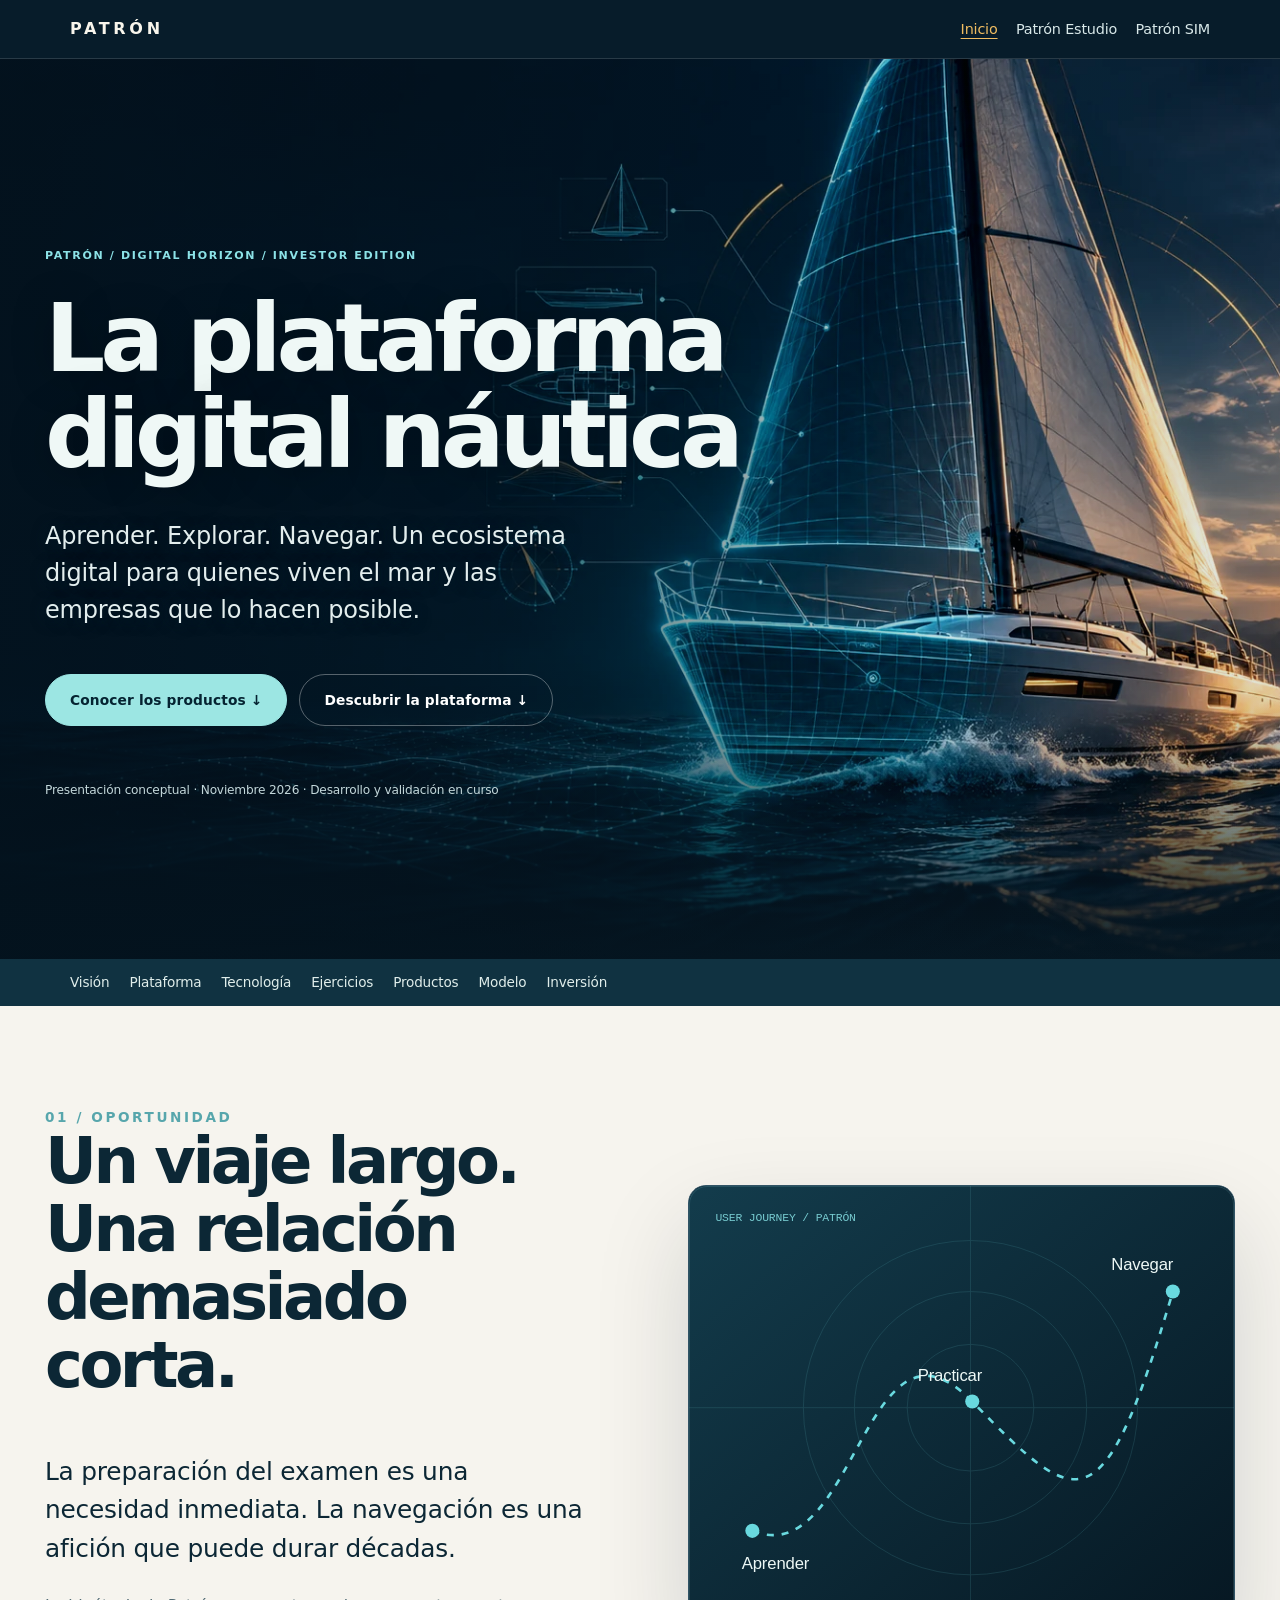
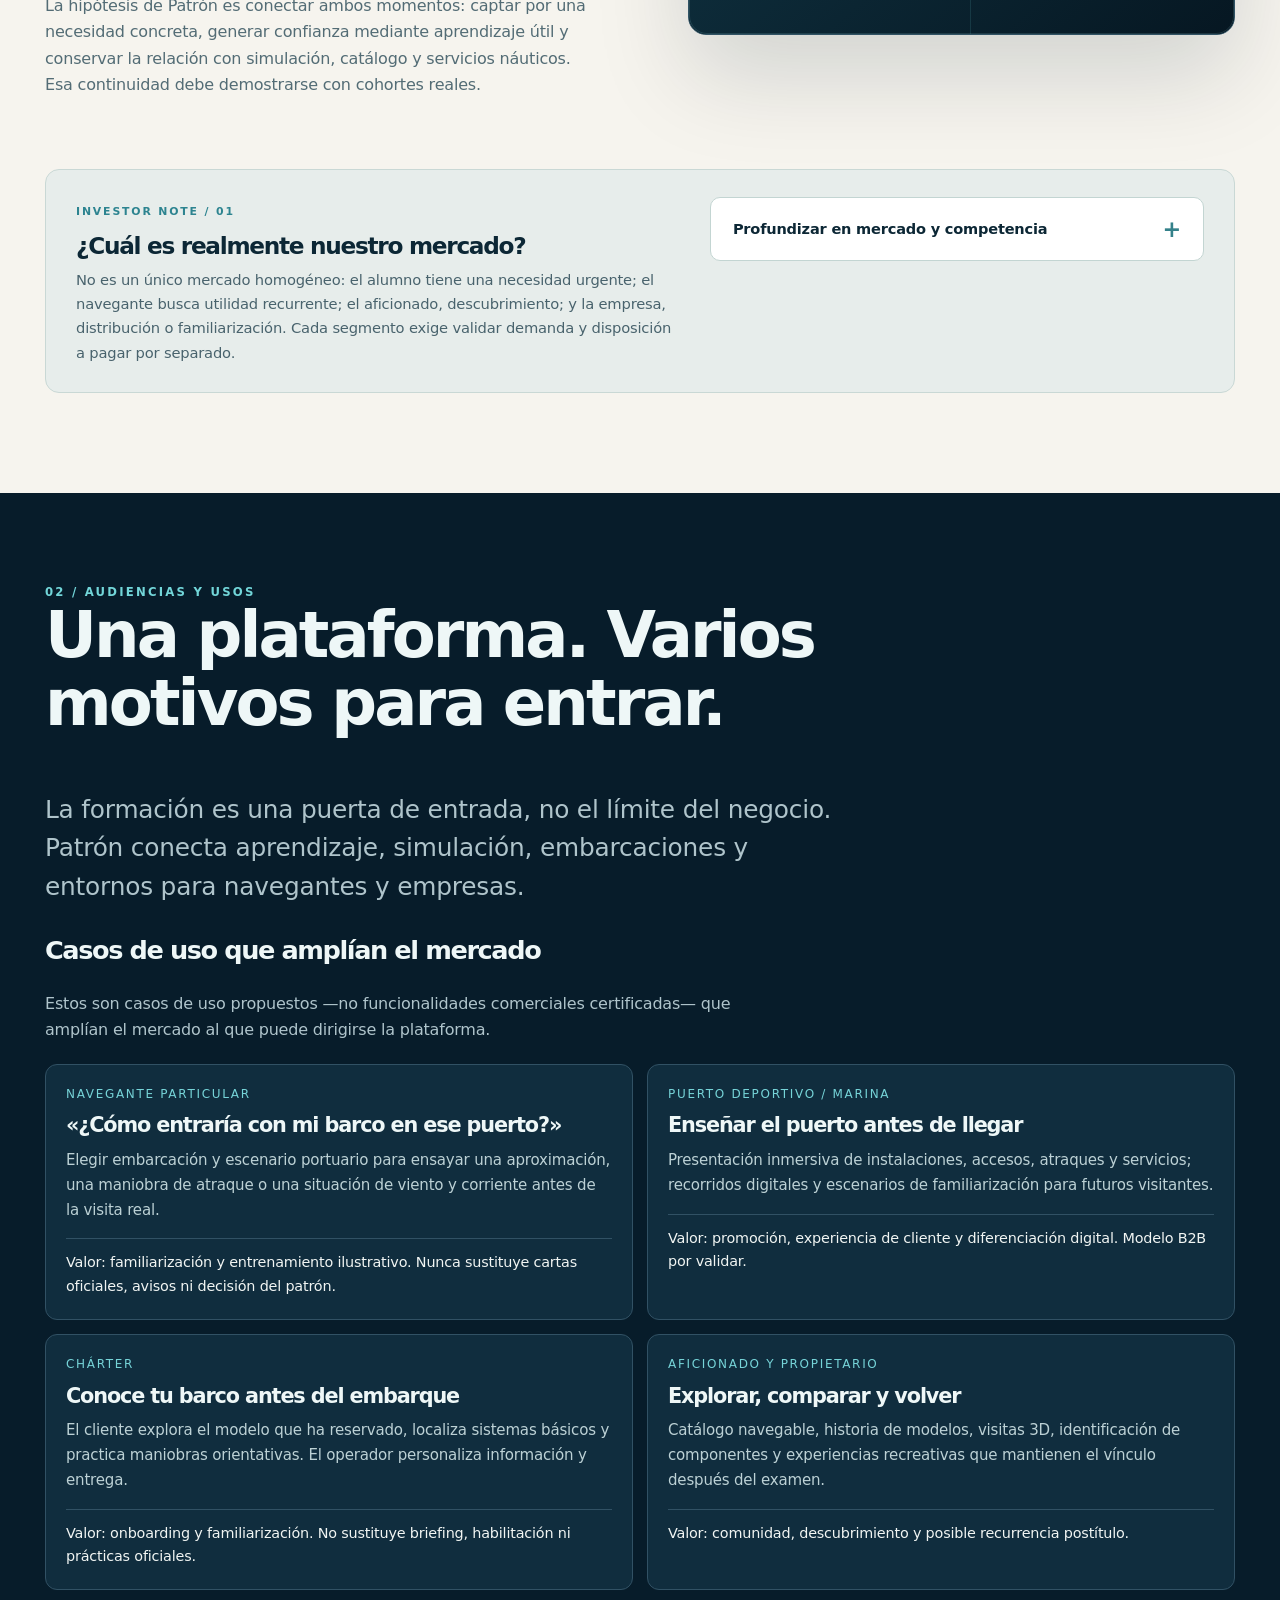
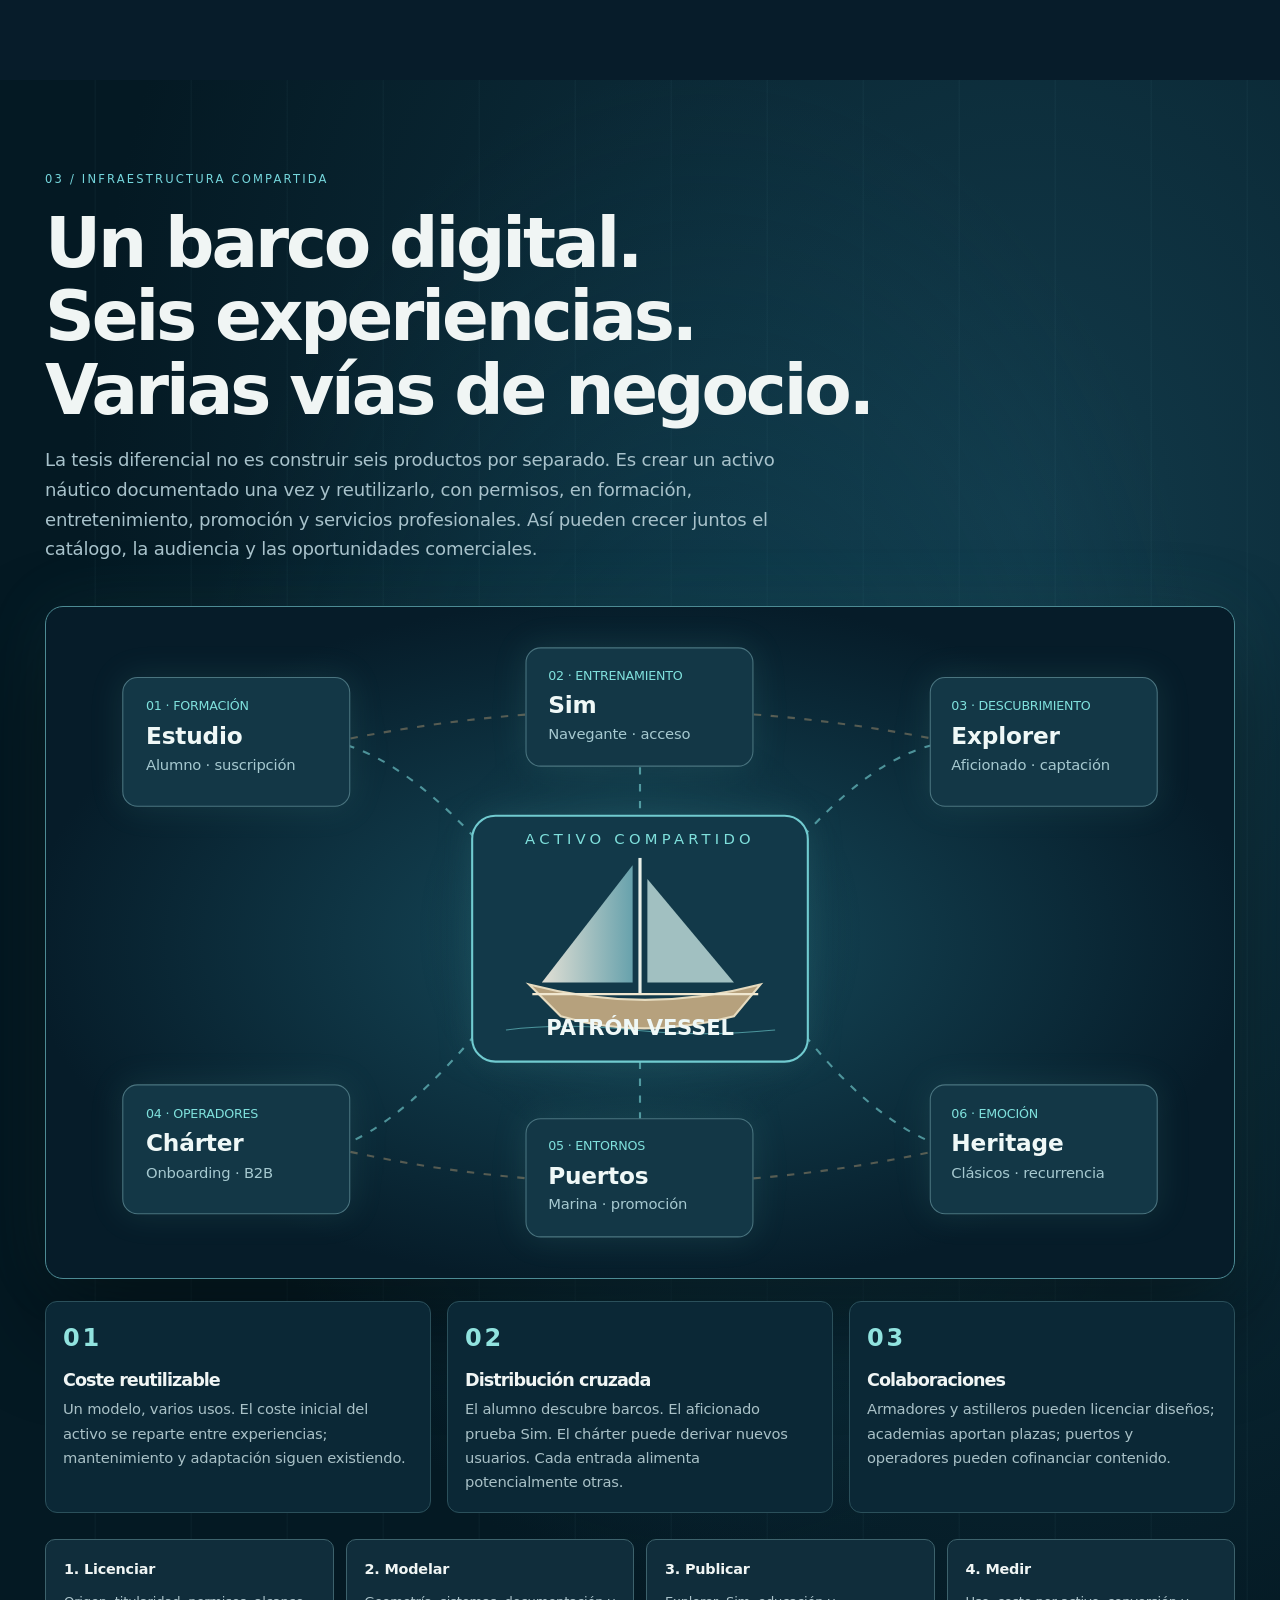
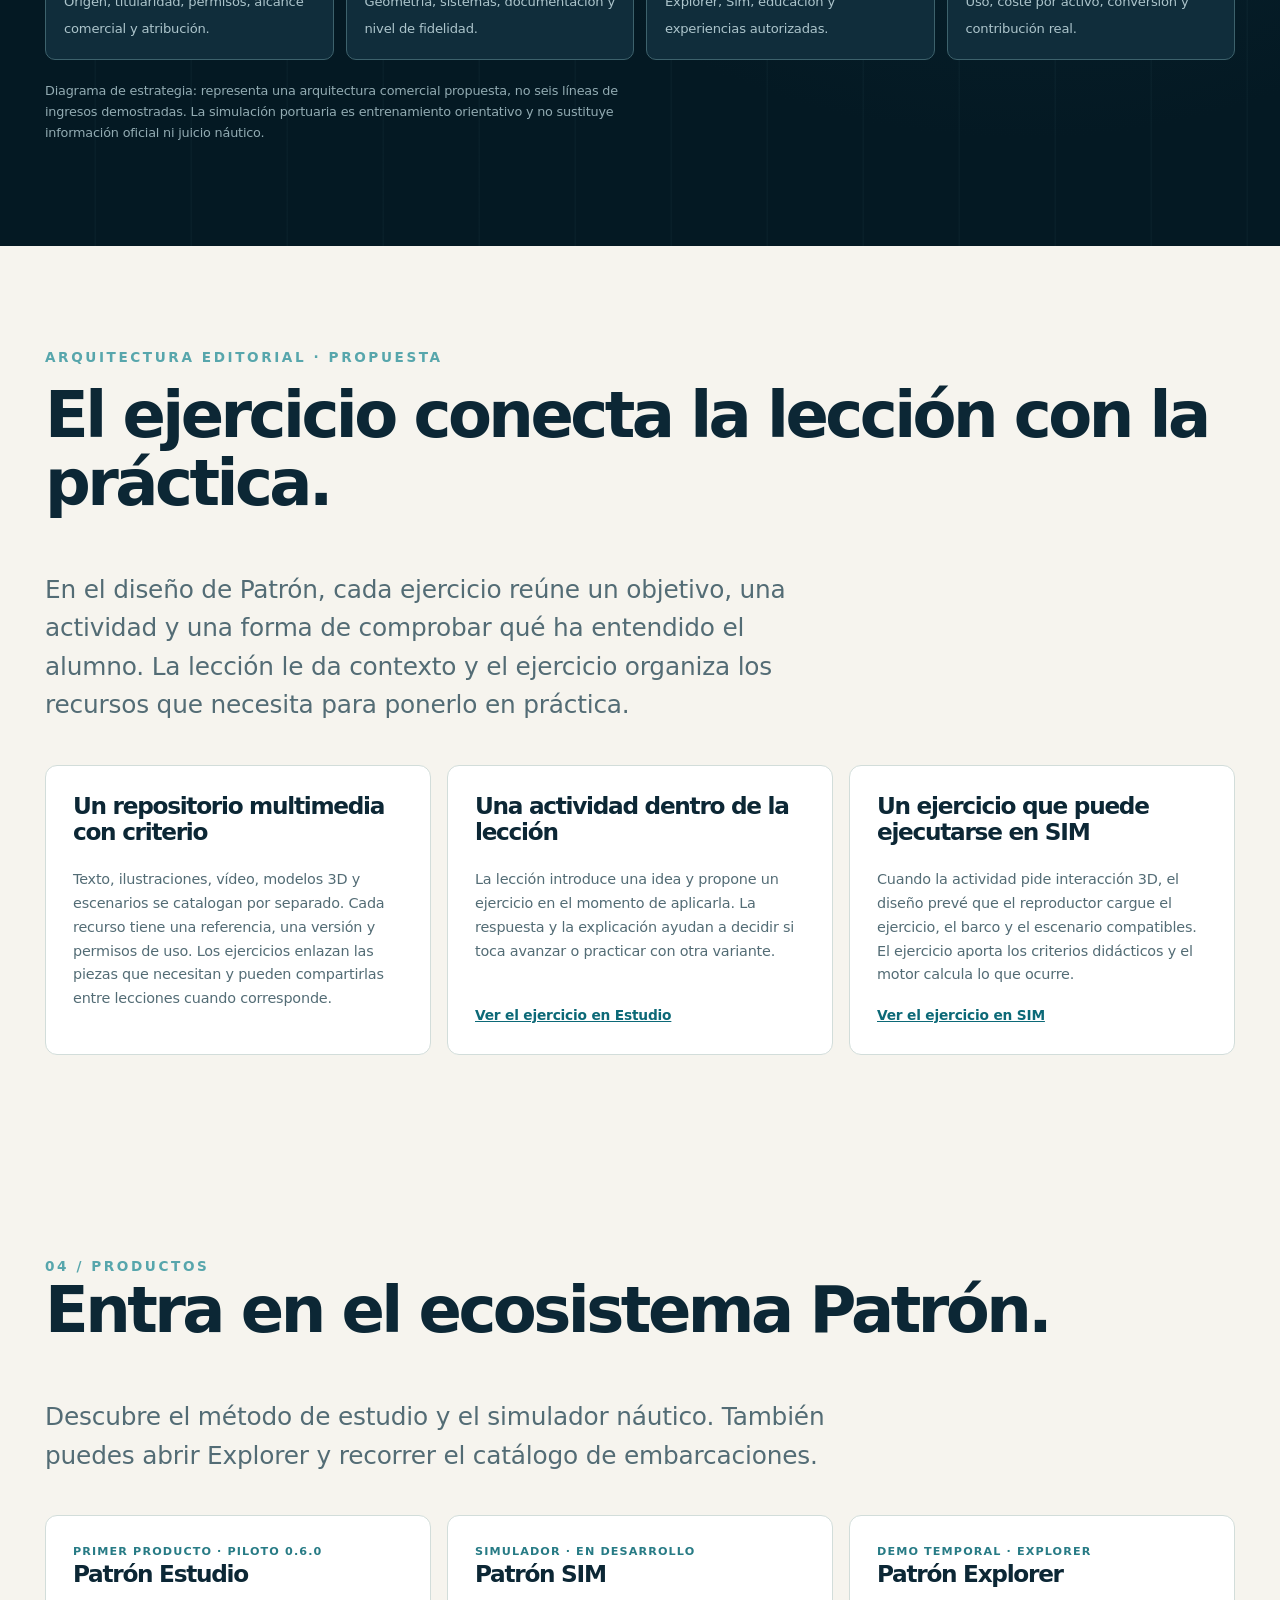
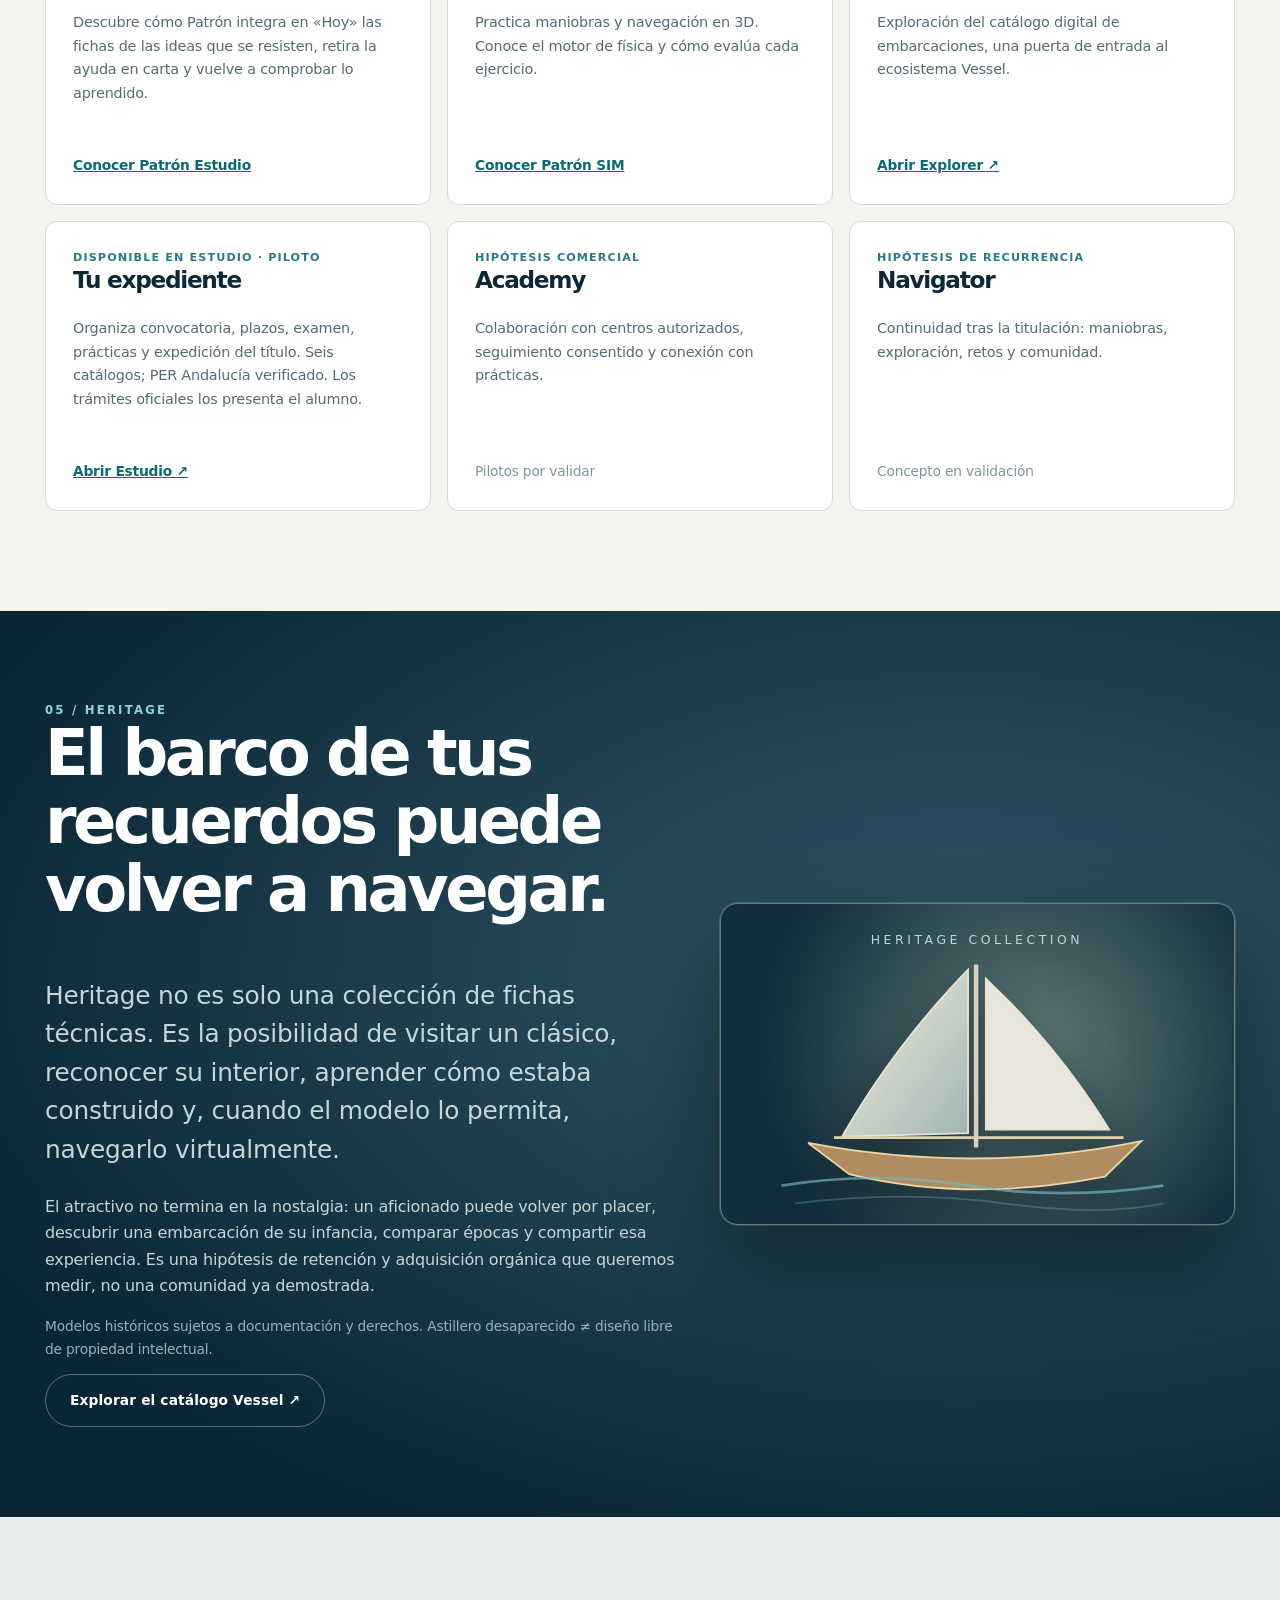
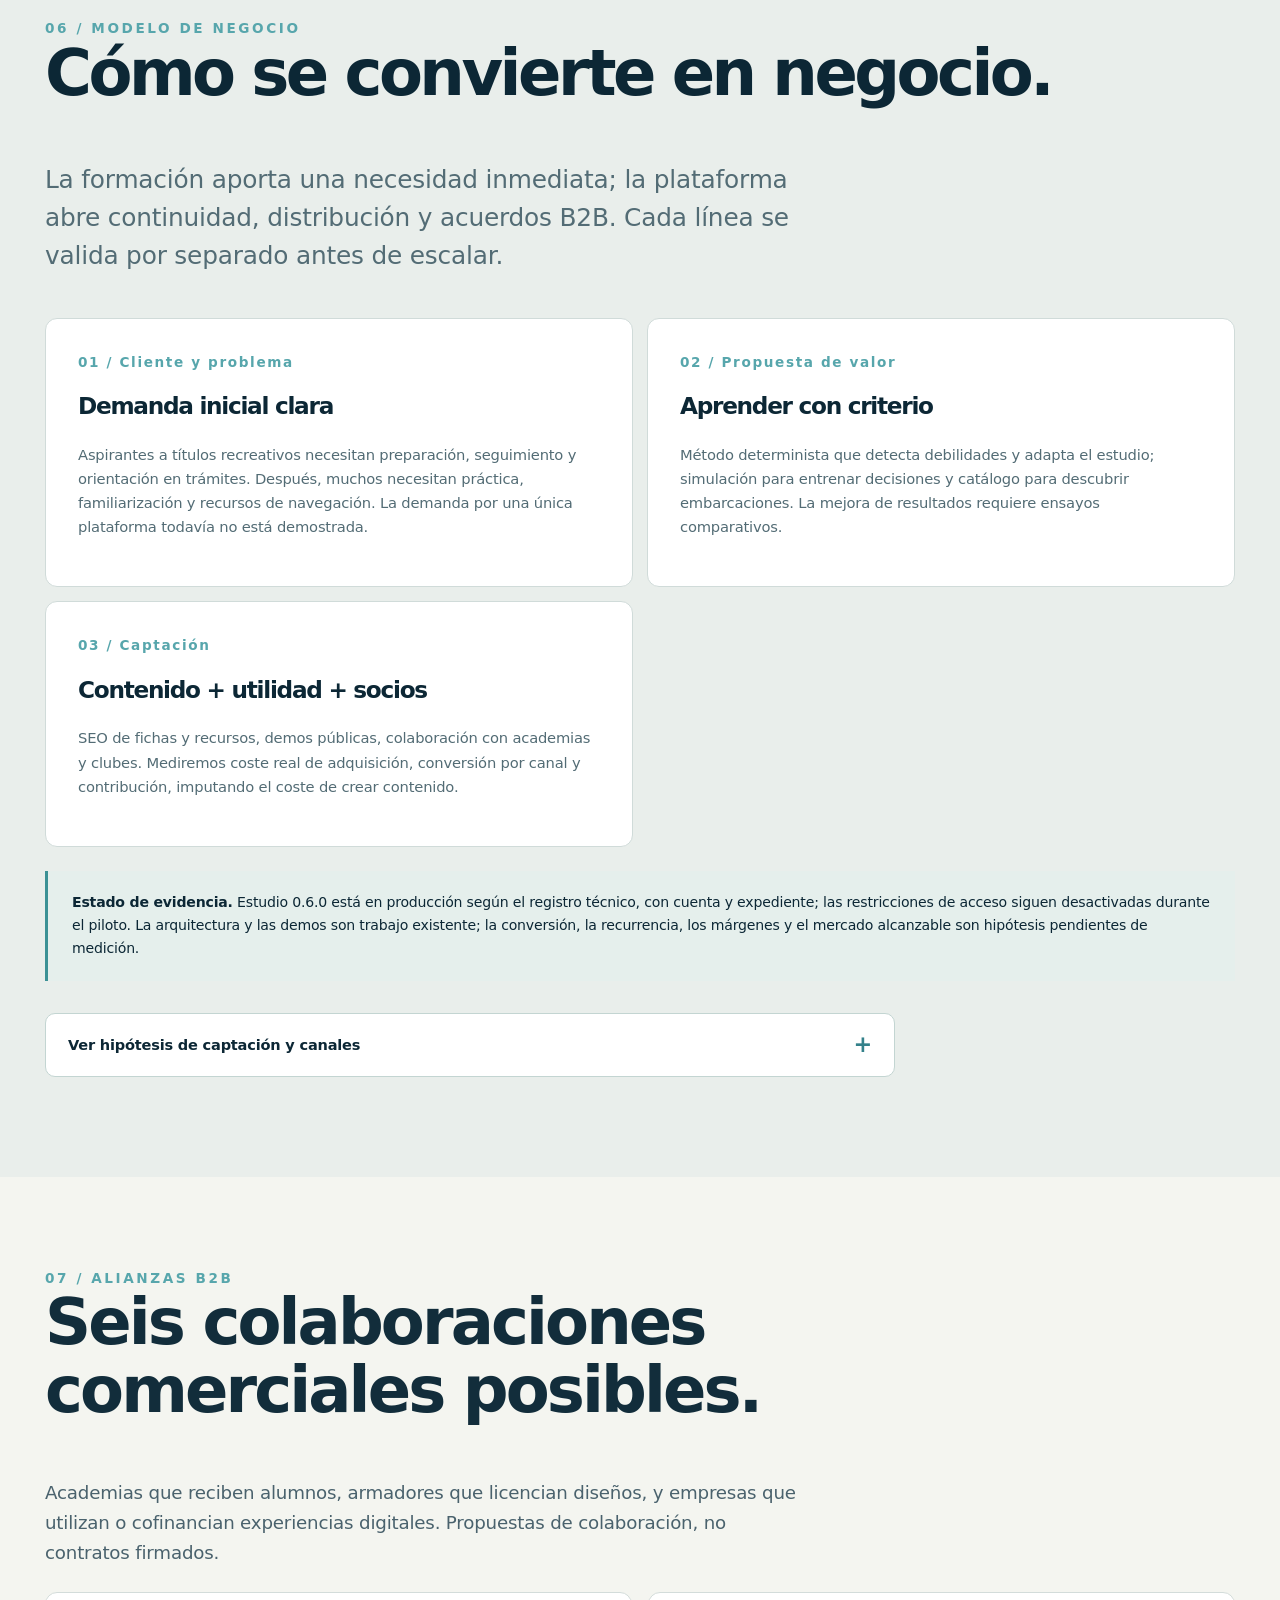
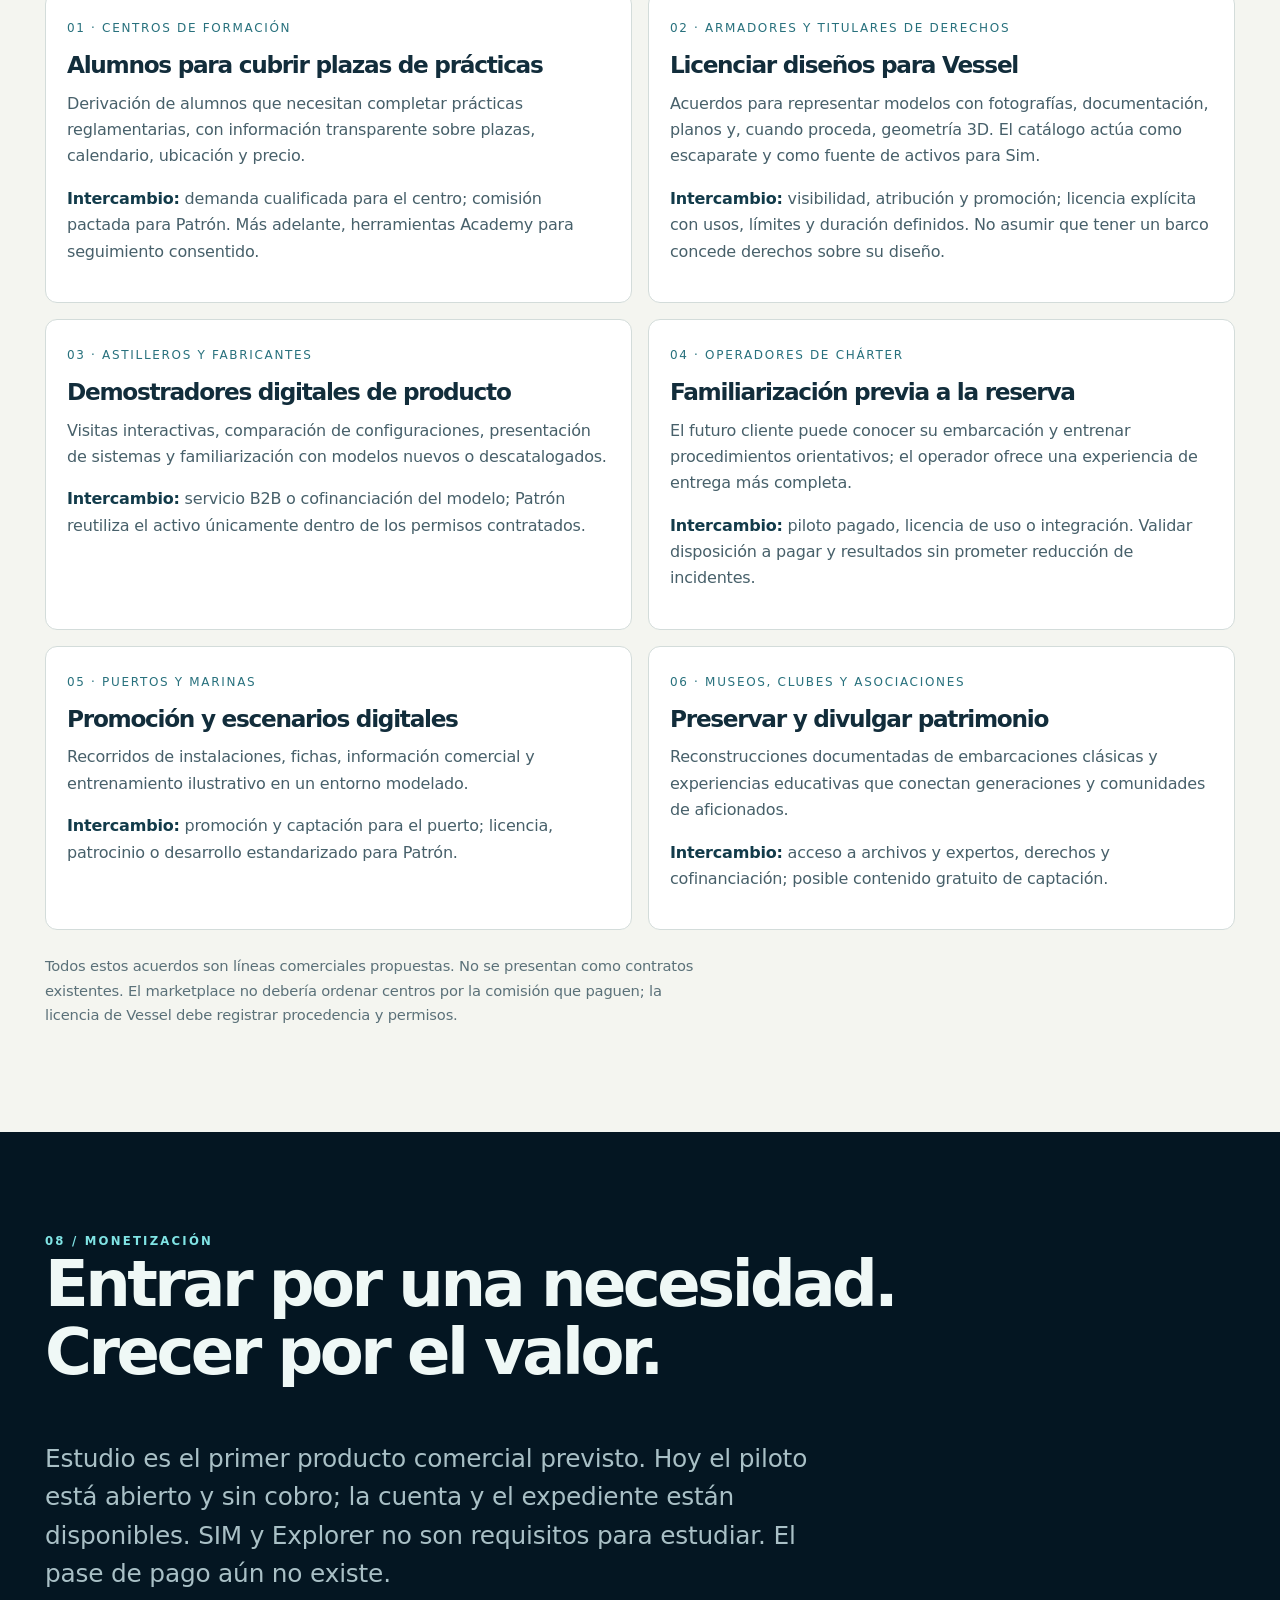
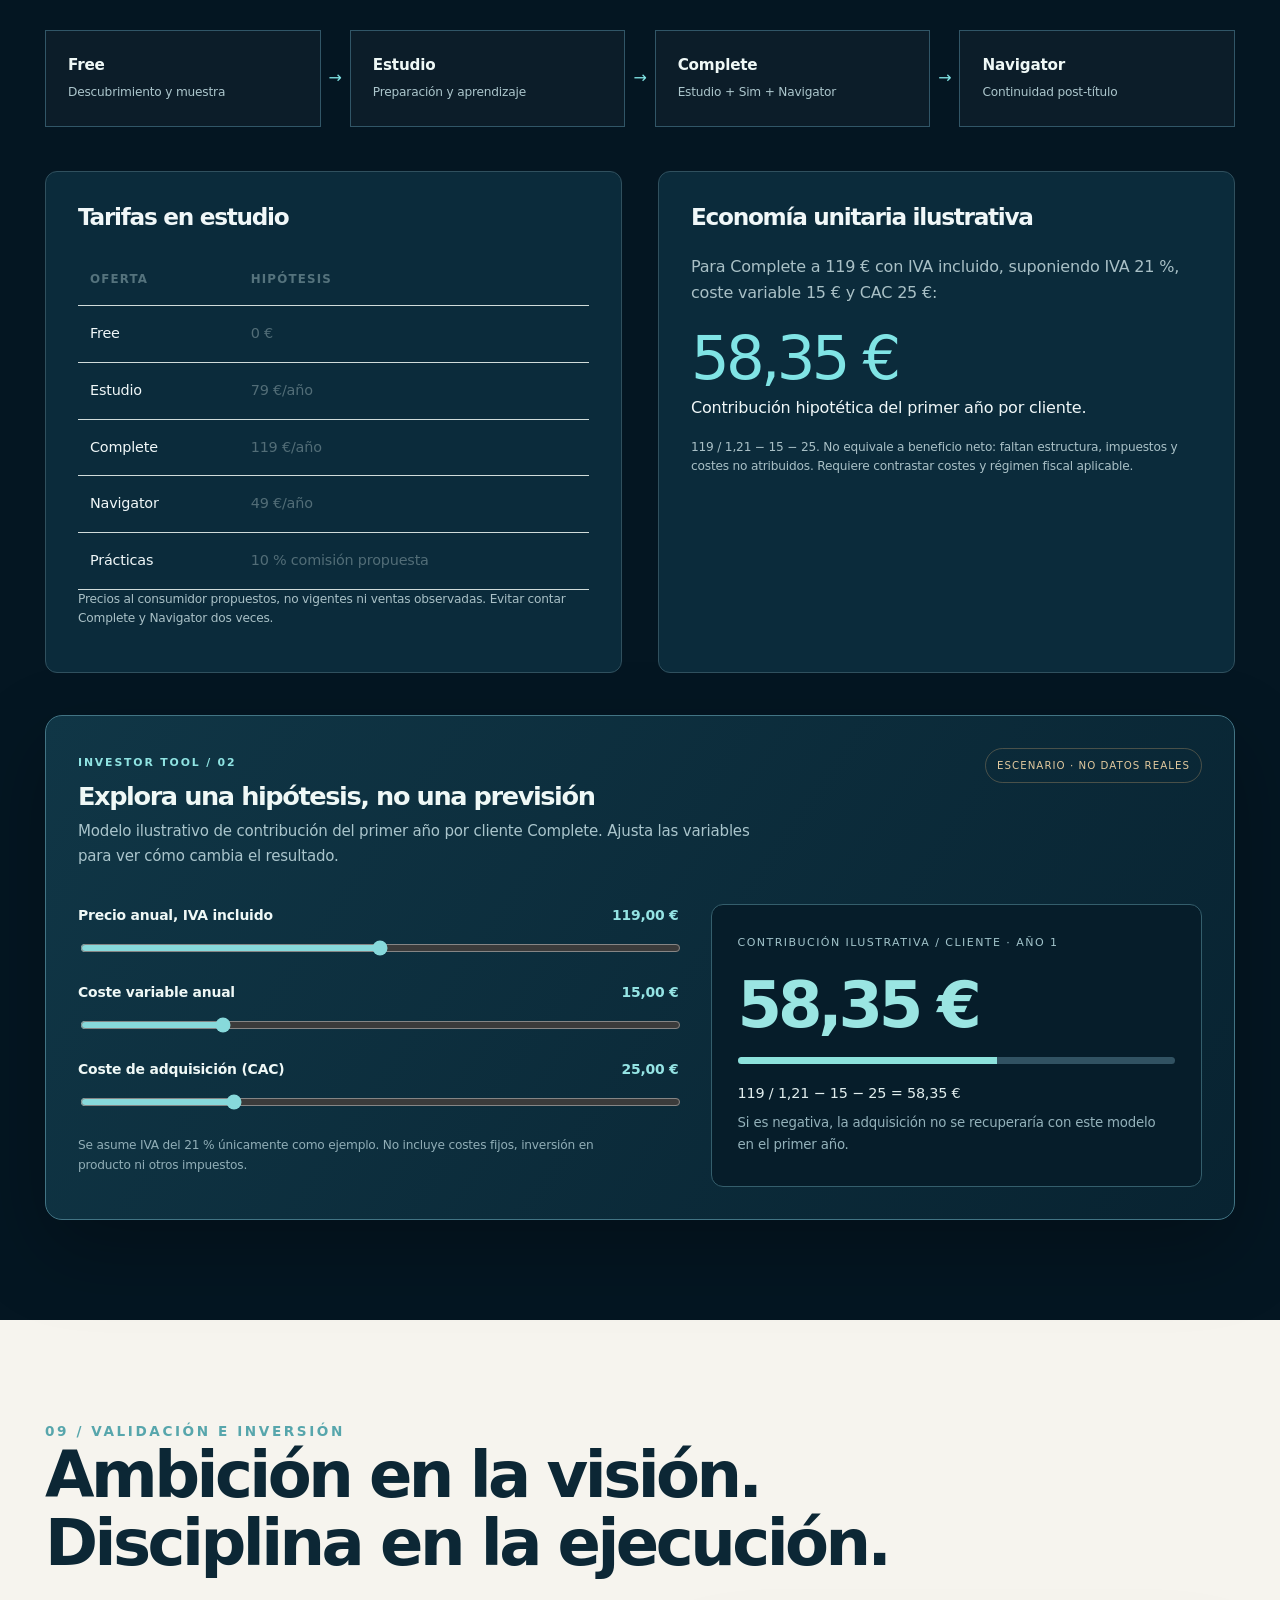
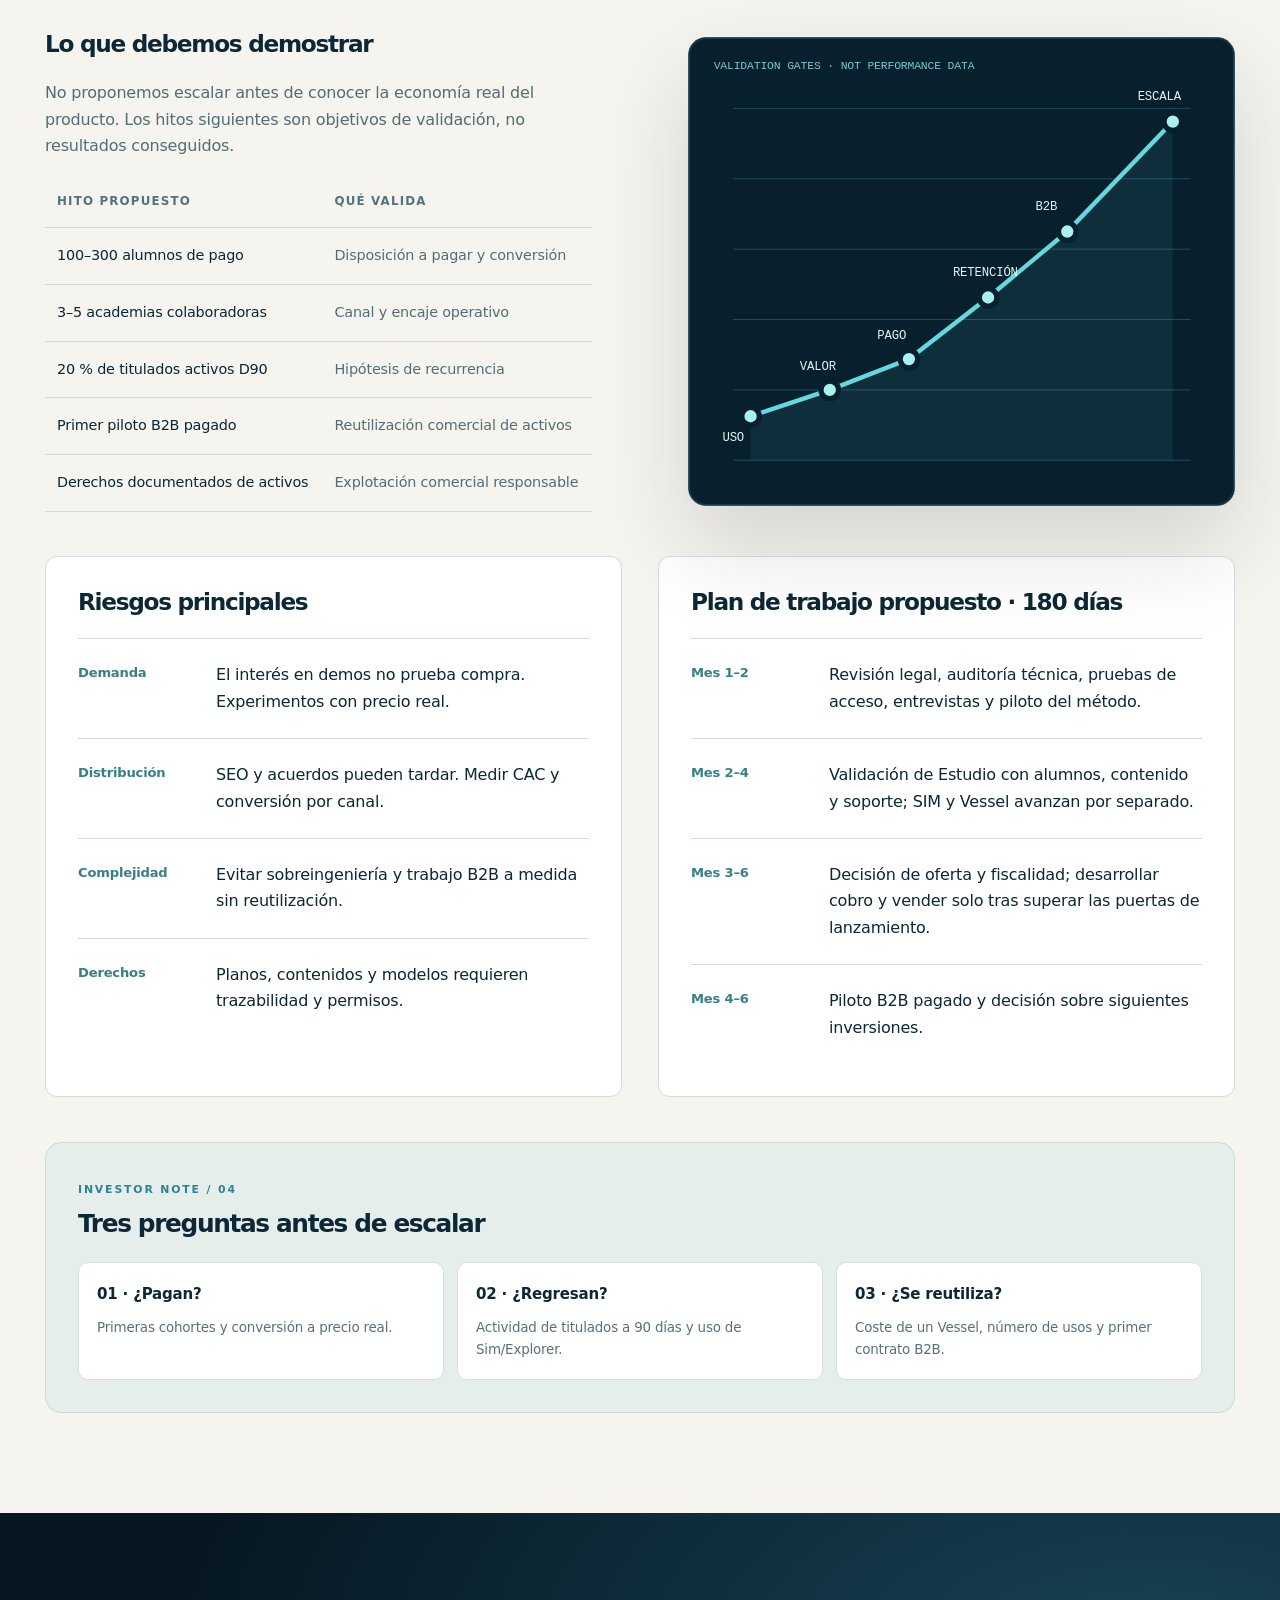
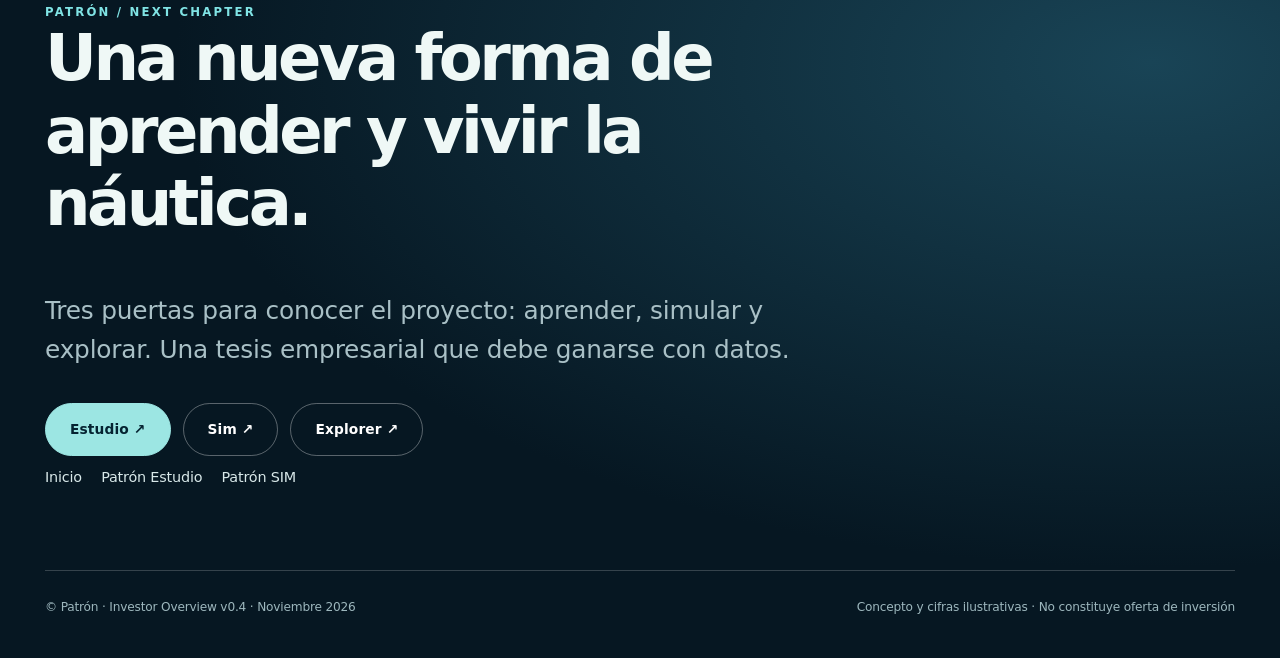
<file: index.html>
<!DOCTYPE html>

<!DOCTYPE html>

<html lang="es"><head><meta charset="utf-8"/><meta content="width=device-width,initial-scale=1" name="viewport"/><meta content="#061722" name="theme-color"/><title>PATRÓN — La plataforma digital náutica · Digital Horizon</title><meta content="Patrón: plataforma digital náutica de formación, simulación, embarcaciones, puertos y servicios. Presentación para inversores." name="description"/><style>
:root{--navy:#061722;--blue:#0b2b3b;--cyan:#69d9df;--cream:#f4f1e9;--ink:#102a37;--muted:#5e737c;--gold:#c8ad78}*{box-sizing:border-box}html{scroll-behavior:smooth}body{margin:0;background:var(--cream);color:var(--ink);font:16px/1.65 Inter,ui-sans-serif,system-ui,-apple-system,Segoe UI,sans-serif}a{color:inherit}button{font:inherit;cursor:pointer}h1,h2,h3,p{margin-top:0}h1,h2,h3{line-height:1.13;letter-spacing:-.045em}h1{font-size:clamp(3.5rem,8vw,8.5rem);max-width:950px}h2{font-size:clamp(2.5rem,5vw,5.5rem)}h3{font-size:1.45rem}.wrap{width:min(1240px,calc(100% - 48px));margin:auto}.eyebrow{font-size:.73rem;text-transform:uppercase;letter-spacing:.22em;font-weight:750}.muted{color:var(--muted)}.lead{font-size:clamp(1.13rem,2vw,1.55rem);max-width:790px;line-height:1.55}.dark{background:var(--navy);color:#eff8f6}.dark .muted{color:#a9c0c6}.top{position:absolute;z-index:5;top:0;left:0;width:100%;padding:26px 0}.top .wrap{display:flex;align-items:center;justify-content:space-between;gap:20px}.logo{font-size:1.25rem;font-weight:900;letter-spacing:.27em;text-decoration:none}.top nav{display:flex;gap:24px;font-size:.77rem;letter-spacing:.08em;text-transform:uppercase}.top nav a{text-decoration:none;color:#d1e5e8}.hero{min-height:800px;min-height:100svh;position:relative;overflow:hidden;display:flex;align-items:center;background:radial-gradient(ellipse at 68% 35%,#215b6d 0%,#0a2a3b 40%,#061722 78%)}.hero:after{content:"";position:absolute;inset:0;background:linear-gradient(90deg,#061722 3%,#061722c7 35%,transparent 77%),linear-gradient(0deg,#061722 0%,transparent 27%);pointer-events:none}.hero .content{position:relative;z-index:2;padding:160px 0 110px}.hero h1{margin:20px 0 30px}.hero .lead{max-width:600px;color:#c4d9dc}.hero .eyebrow{color:var(--cyan)}.hero-art{position:absolute;inset:0;width:100%;height:100%;opacity:.9}.buttons{display:flex;flex-wrap:wrap;gap:12px;margin-top:34px}.btn{display:inline-flex;align-items:center;gap:12px;padding:13px 22px;border-radius:4px;text-decoration:none;font-size:.86rem;font-weight:700;border:1px solid #ffffff55;transition:transform .2s,background .2s}.btn:hover{transform:translateY(-2px)}.btn.primary{background:var(--cyan);color:#052331;border-color:var(--cyan)}.btn.secondary{color:#fff}.section{padding:120px 0}.section.tight{padding:85px 0}.split{display:grid;grid-template-columns:1fr 1fr;gap:8%;align-items:center}.num{color:#57a6ac;font-size:.85rem;font-weight:800;letter-spacing:.12em}.stats{display:grid;grid-template-columns:repeat(3,1fr);border-top:1px solid #ccd8d8;border-bottom:1px solid #ccd8d8;margin-top:54px}.stat{padding:30px 24px;border-right:1px solid #ccd8d8}.stat:last-child{border:0}.stat b{display:block;font-size:2rem;letter-spacing:-.05em}.stat span{font-size:.82rem;color:var(--muted)}.scene{background:radial-gradient(circle at 60% 40%,#164b60,#071b29 72%);border:1px solid #315365;border-radius:10px;overflow:hidden;box-shadow:0 35px 90px #04131d50}.scene svg{display:block;width:100%;height:auto}.micro{font-size:.76rem;line-height:1.55}.diagram{display:grid;grid-template-columns:repeat(3,1fr);gap:14px;margin-top:40px}.node{border:1px solid #ffffff2c;padding:28px;min-height:210px;background:#ffffff08}.node .eyebrow{color:var(--cyan)}.node h3{margin:18px 0 12px}.node p{font-size:.9rem;color:#afc9ce}.node small{color:#8ba9b0}.arrowline{height:2px;background:linear-gradient(90deg,transparent,var(--cyan),transparent);margin:28px 0}.products{display:grid;grid-template-columns:repeat(3,1fr);gap:16px;margin-top:40px}.product{border:1px solid #d2ddda;background:#fff;padding:27px;display:flex;flex-direction:column;min-height:290px;transition:transform .2s,box-shadow .2s}.product:hover{transform:translateY(-4px);box-shadow:0 16px 35px #102a3715}.product .tag{font-size:.7rem;color:#277b85;letter-spacing:.1em;text-transform:uppercase;font-weight:750}.product p{color:var(--muted);font-size:.9rem}.product a{margin-top:auto;color:#0c6977;font-size:.86rem;font-weight:750}.product .disabled{margin-top:auto;color:#82949b;font-size:.86rem}.business-grid{display:grid;grid-template-columns:repeat(2,1fr);gap:14px;margin-top:42px}.business-card{padding:32px;border:1px solid #d0dbd9;background:#fff}.business-card .num{display:block;margin-bottom:20px}.business-card p{color:var(--muted);font-size:.92rem}.flow{display:flex;gap:8px;align-items:stretch;flex-wrap:wrap;margin-top:36px}.flow div{flex:1;min-width:130px;border:1px solid #315667;background:#ffffff08;padding:22px}.flow b{display:block;font-size:.95rem}.flow span{font-size:.76rem;color:#acc6cc}.flow i{align-self:center;color:var(--cyan);font-style:normal}.two{display:grid;grid-template-columns:1fr 1fr;gap:36px;margin-top:44px}.panel{background:#fff;border:1px solid #d3dcda;padding:32px}.panel.darkpanel{background:#0b2b3b;border-color:#30505e;color:#f0f7f8}.panel ul{padding-left:20px}.panel li{margin:12px 0}.table-wrap{overflow-x:auto}table{border-collapse:collapse;width:100%;font-size:.9rem}th,td{padding:16px 12px;border-bottom:1px solid #d1dcda;text-align:left;vertical-align:top}th{font-size:.74rem;text-transform:uppercase;letter-spacing:.1em;color:#55737d}td:last-child{color:#526d77}.assumption{background:#e5efec;border-left:3px solid #3c9195;padding:20px 24px;font-size:.88rem;margin-top:24px}.risk{display:grid;grid-template-columns:120px 1fr;gap:18px;border-top:1px solid #d3dcd9;padding:23px 0}.risk b{font-size:.82rem;color:#387f86}.risk p{margin:0}.footer{padding:90px 0 40px}.footer h2{max-width:820px}.footer .bottom{border-top:1px solid #ffffff30;padding-top:26px;margin-top:70px;display:flex;justify-content:space-between;gap:20px;font-size:.76rem;color:#9db7bd}.reveal{opacity:0;transform:translateY(22px);transition:opacity .7s,transform .7s}.reveal.visible{opacity:1;transform:none}@media(max-width:850px){.split,.two{grid-template-columns:1fr}.products,.diagram{grid-template-columns:repeat(2,1fr)}.top nav{gap:12px}.hero{min-height:760px}.hero:after{background:linear-gradient(90deg,#061722ee 0%,#061722aa 70%,#06172255 100%)}.hero-art{transform:translateX(20%)}.section{padding:80px 0}}@media(max-width:600px){.wrap{width:min(100% - 32px,1240px)}.top nav a:not(:last-child){display:none}.hero h1{font-size:3.65rem}.products,.diagram,.business-grid,.stats{grid-template-columns:1fr}.stat{border-right:0;border-bottom:1px solid #ccd8d8}.stat:last-child{border:0}.risk{grid-template-columns:1fr;gap:4px}.node{min-height:0}.footer .bottom{flex-direction:column}.section{padding:65px 0}}@media(prefers-reduced-motion:reduce){html{scroll-behavior:auto}.reveal{opacity:1;transform:none;transition:none}.btn,.product{transition:none}}
</style>
<style>
.platform-expansion{background:#071c2a;color:#eef7f7;padding:95px 0}
.platform-expansion .muted{color:#afc4cb}
.platform-expansion h2,.partner-expansion h2{font-size:clamp(2.3rem,5vw,4.4rem);line-height:1.05;letter-spacing:-.045em;max-width:920px}
.platform-expansion .eyebrow{color:#72d6d9}
.pillars{display:grid;grid-template-columns:repeat(3,minmax(0,1fr));gap:16px;margin:35px 0}
.pillar{border:1px solid #365364;background:linear-gradient(140deg,#173a4b,#0a2231);padding:26px;border-radius:12px}
.pillar .index{color:#77d4d6;font-size:12px;letter-spacing:.16em}
.pillar h3{font-size:1.4rem;margin:16px 0 10px}
.pillar p{color:#c0d0d4;font-size:.96rem}
.pillar small{display:block;color:#8fb1ba;margin-top:20px}
.usecases{display:grid;grid-template-columns:repeat(2,minmax(0,1fr));gap:14px;margin-top:25px}
.usecase{padding:25px;border:1px solid #315164;border-radius:12px;background:#102d3e}
.usecase .who{font-size:12px;letter-spacing:.14em;color:#76d4d8;text-transform:uppercase}
.usecase h3{font-size:1.3rem;margin:10px 0}
.usecase p{font-size:.94rem;color:#bcd1d5}
.usecase .mechanic{border-top:1px solid #315164;padding-top:12px;margin-top:16px;color:#f1f5f3;font-size:.9rem}
.partner-expansion{padding:95px 0;background:#f4f5f0;color:#122d3b}
.partner-expansion .intro{max-width:760px;color:#4a626d;font-size:1.14rem}
.partners{display:grid;grid-template-columns:repeat(2,minmax(0,1fr));gap:16px;margin-top:35px}
.partner{padding:28px;border:1px solid #d3dcda;background:#fff;border-radius:12px}
.partner .tag{font-size:12px;letter-spacing:.14em;text-transform:uppercase;color:#28717d}
.partner h3{font-size:1.45rem;margin:12px 0}
.partner p{color:#47606a}
.partner strong{color:#123b4a}
.heritage{background:linear-gradient(105deg,#102635,#214656);color:#fff;padding:90px 0}
.heritage-grid{display:grid;grid-template-columns:1.1fr .9fr;gap:45px;align-items:center}
.heritage-visual{min-height:310px;border:1px solid #5d8089;border-radius:15px;display:grid;place-items:center;background:radial-gradient(circle at 60% 40%,#40616a 0%,#142c3c 70%);overflow:hidden}
.heritage-visual svg{width:90%;max-width:480px}
.heritage h2{font-size:clamp(2.3rem,5vw,4.3rem);line-height:1.07}
.heritage p{color:#c8d6d7}
.heritage .note{color:#93b4bd;font-size:.86rem}
@media(max-width:800px){.pillars,.usecases,.partners,.heritage-grid{grid-template-columns:1fr}.platform-expansion,.partner-expansion,.heritage{padding:65px 0}}
</style>
<style>
.asset-economy{background:#061923;color:#f0f5f4;padding:100px 0;position:relative;overflow:hidden}
.asset-economy:before{content:"";position:absolute;inset:0;background:radial-gradient(ellipse at 55% 42%,#13526866,transparent 52%),repeating-linear-gradient(90deg,transparent 0 94px,#8bd7e008 95px 96px);pointer-events:none}
.asset-economy .wrap{position:relative;z-index:1}
.asset-economy .section-kicker{color:#75d6dc;letter-spacing:.19em;text-transform:uppercase;font-size:.72rem}
.asset-economy h2{font-size:clamp(2.4rem,5.4vw,5rem);line-height:1.03;letter-spacing:-.045em;max-width:1000px;margin:18px 0}
.asset-economy .intro{max-width:790px;color:#a8c2cb;font-size:1.13rem}
.asset-viz{margin-top:42px;background:linear-gradient(155deg,#0d2b3a,#081e2b);border:1px solid #2c5360;border-radius:20px;padding:24px;box-shadow:0 40px 90px #0005}
.asset-viz svg{display:block;width:100%;height:auto}
.asset-viz .diagram-label{fill:#eff8f7;font-family:inherit;font-weight:700}
.asset-viz .diagram-small{fill:#a6c9d0;font-family:inherit}
.asset-viz .diagram-accent{fill:#7fe0dc;font-family:inherit}
.asset-viz .route{fill:none;stroke:#7bd8d9;stroke-width:2;stroke-dasharray:7 9;opacity:.6;animation:flowpath 20s linear infinite}
.asset-viz .route.secondary{stroke:#c8a97c;opacity:.4}
@keyframes flowpath{to{stroke-dashoffset:-320}}
.asset-benefits{display:grid;grid-template-columns:repeat(3,1fr);gap:16px;margin-top:22px}
.asset-benefits article{border:1px solid #2b505b;padding:23px;border-radius:12px;background:#0b2836}
.asset-benefits .num{font-size:1.5rem;color:#91e3df;font-weight:700}
.asset-benefits h3{font-size:1.1rem;margin:12px 0 7px}
.asset-benefits p{font-size:.92rem;color:#a9c1c7;margin:0}
.asset-disclaimer{color:#92abb2;font-size:.8rem;margin-top:20px}
.asset-flow{display:grid;grid-template-columns:repeat(4,1fr);gap:12px;margin-top:26px}
.asset-flow>div{padding:18px;background:#102d3b;border:1px solid #3d626c;border-radius:10px}
.asset-flow b{display:block;font-size:.9rem;margin-bottom:7px}
.asset-flow span{color:#acc4cb;font-size:.82rem}
@media(max-width:800px){.asset-economy{padding:65px 0}.asset-viz{padding:8px;overflow-x:auto}.asset-viz svg{min-width:680px}.asset-benefits,.asset-flow{grid-template-columns:1fr 1fr}}
@media(max-width:480px){.asset-benefits,.asset-flow{grid-template-columns:1fr}}
</style>
<style>
.platform-expansion,.partner-expansion,.asset-economy,.heritage{padding-top:72px;padding-bottom:72px}
.platform-expansion .usecases{margin-top:20px}
.platform-expansion .usecase{padding:20px}
.partner-expansion .partners{margin-top:24px}
.partner-expansion .partner{padding:21px}
.asset-benefits article{padding:17px}
@media(max-width:900px){header nav{gap:10px;flex-wrap:wrap}header nav a{font-size:.78rem}}
</style><style>
:root{--navy:#041622;--blue:#0b2b3b;--cyan:#80e4e5;--cream:#f6f4ee;--ink:#0c2735;--muted:#536c75;--gold:#c6a77c}
body{font-family:Inter,ui-sans-serif,system-ui,-apple-system,'Segoe UI',sans-serif;letter-spacing:-.012em}
h1,h2,h3{letter-spacing:-.055em}p{max-width:72ch}.wrap{width:min(1190px,calc(100% - 64px))}
.top{position:fixed;padding:15px 0;background:#041723d9;backdrop-filter:blur(22px);border-bottom:1px solid #9cc4ca25;box-shadow:0 10px 40px #00121d22}
.top .logo{font-size:1.35rem;letter-spacing:.32em}.top nav a{font-size:.7rem;transition:color .2s}.top nav a:hover{color:var(--cyan)}
.hero{min-height:920px;min-height:100svh;background:radial-gradient(ellipse at 72% 38%,#225e72 0%,#0a2839 45%,#041622 80%)}
.hero:before{content:'';position:absolute;inset:0;pointer-events:none;z-index:1;background:repeating-linear-gradient(0deg,transparent 0 95px,#b7e4e609 96px 97px),repeating-linear-gradient(90deg,transparent 0 95px,#b7e4e607 96px 97px);mask-image:linear-gradient(90deg,transparent 10%,#000 85%)}
.hero:after{background:linear-gradient(90deg,#041622 2%,#041622d9 32%,#04162226 78%),linear-gradient(0deg,#041622 0%,transparent 35%)}
.hero .content{padding-top:185px;padding-bottom:130px}.hero h1{font-size:clamp(3.7rem,7.6vw,8.7rem);max-width:1000px;line-height:.99;margin:25px 0 35px;text-wrap:balance}.hero h1 .dot{color:var(--cyan)}
.hero .lead{font-size:clamp(1.12rem,1.9vw,1.5rem);max-width:590px;color:#cfe1e2}.hero .eyebrow{font-size:.69rem;letter-spacing:.21em}
.hero-art{opacity:.94;filter:drop-shadow(0 30px 70px #79dbe525)}
.hero .buttons{margin-top:44px}.btn{border-radius:999px;padding:14px 24px;letter-spacing:.01em}.btn.primary{background:#9ce6e3;border-color:#9ce6e3}.btn:hover{transform:translateY(-3px)}
.section{padding:100px 0}.section.tight{padding:70px 0}.platform-expansion,.asset-economy,.heritage,.partner-expansion{padding-top:90px;padding-bottom:90px}
.eyebrow,.section-kicker{letter-spacing:.19em}.section h2,.platform-expansion h2,.asset-economy h2,.partner-expansion h2,.heritage h2{font-weight:760;line-height:1.06}
.scene,.asset-viz,.heritage-visual{border-radius:18px;box-shadow:0 40px 95px #031b2a26}.scene{position:relative}
.scene:after{content:'';position:absolute;inset:0;pointer-events:none;border:1px solid #9ddfe326;border-radius:inherit}
.product,.business-card,.partner,.usecase,.panel,.pillar{border-radius:12px;transition:transform .25s ease,box-shadow .25s ease}
.product:hover,.partner:hover,.usecase:hover{transform:translateY(-4px);box-shadow:0 18px 45px #001a2630}
.asset-viz{background:radial-gradient(ellipse at 50% 50%,#174c5d,#061c29 73%);border-color:#4d8b94;box-shadow:0 45px 100px #0007,0 0 70px #50c9d215}
.asset-economy{background:radial-gradient(ellipse at 80% 25%,#123a4a,#041923 65%)}
.asset-viz svg{filter:drop-shadow(0 0 16px #7ad9d31c)}
.heritage{background:radial-gradient(ellipse at 75% 40%,#315767,#0a2635 80%)}.heritage-cinematic{box-shadow:0 35px 100px #0006,0 0 0 1px #b8a17b55;background:radial-gradient(circle at 60% 45%,#607a78,#122d3c 75%)}
.heritage-cinematic svg{filter:drop-shadow(0 12px 20px #0005)}
.investor-insight{margin-top:55px;display:grid;grid-template-columns:1.1fr .9fr;gap:30px;align-items:start;padding:27px 30px;background:#e7edeb;border:1px solid #c9d8d5;border-radius:14px}
.investor-insight h3{font-size:1.45rem;margin:9px 0}.investor-insight p{font-size:.92rem;color:#49636d;margin:0}
.insight-label{font-size:.68rem;font-weight:800;letter-spacing:.17em;color:#2d8490;text-transform:uppercase}
.progressive{border:1px solid #c3d5d2;background:#fff;border-radius:10px;overflow:hidden}
.progressive summary{cursor:pointer;list-style:none;padding:19px 22px;font-weight:760;display:flex;align-items:center;justify-content:space-between;gap:14px;font-size:.91rem}
.progressive summary::-webkit-details-marker{display:none}.progressive summary span{color:#34818a;font-size:1.4rem;line-height:1}.progressive[open] summary span{transform:rotate(45deg)}
.detail-body{border-top:1px solid #dce7e4;padding:18px 22px 23px}.detail-body p{color:#49636d;font-size:.92rem;margin:0 0 12px}.detail-body p:last-child{margin:0}
.business-detail{margin-top:32px;max-width:850px}
.model-lab{margin-top:42px;padding:32px;background:linear-gradient(125deg,#103646,#082331);border:1px solid #427484;border-radius:17px;box-shadow:0 30px 80px #0004}
.lab-head{display:flex;justify-content:space-between;gap:30px;align-items:start}.lab-head h3{font-size:1.6rem;margin:8px 0}.lab-head p{color:#aac5cc;font-size:.94rem}.lab-head .insight-label{color:#8fe3e2}.model-stamp{font-size:.64rem;letter-spacing:.1em;color:#e1c99e;border:1px solid #a98c6466;padding:8px 11px;white-space:nowrap;border-radius:999px}
.lab-grid{display:grid;grid-template-columns:1.1fr .9fr;gap:32px;margin-top:20px}.lab-inputs label{display:block;font-size:.87rem;font-weight:650;margin:0 0 25px}.lab-inputs output{float:right;color:#95e4e4;font-weight:800}.lab-inputs input{display:block;width:100%;margin-top:13px;accent-color:#87d9db;cursor:pointer}.lab-note{color:#91aeb7;font-size:.76rem}
.lab-result{background:#061d2a;border:1px solid #345e6c;border-radius:12px;padding:26px;display:flex;flex-direction:column;justify-content:center}.lab-result>span{font-size:.69rem;color:#a2c4cb;letter-spacing:.13em}.lab-result strong{font-size:clamp(3rem,5vw,5.2rem);letter-spacing:-.065em;color:#9ae5e2;line-height:1.2;margin:14px 0}.lab-result strong.negative{color:#f4b9a2}.mini-track{height:7px;background:#315262;border-radius:10px;overflow:hidden}.mini-track>div{height:100%;background:#8ce2dc;width:60%;transition:width .25s}.lab-result p{color:#e0eded;font-size:.9rem;margin:18px 0 6px}.lab-result small{color:#93b1ba}
.validation-strip{margin-top:45px;padding:32px;border-radius:16px;background:#e5eeeb;border:1px solid #cadbd6}.validation-strip h3{font-size:1.55rem;margin:9px 0 24px}.validation-grid{display:grid;grid-template-columns:repeat(3,1fr);gap:13px}.validation-grid article{background:#fff;border:1px solid #d4e0dd;border-radius:10px;padding:18px}.validation-grid b{font-size:.94rem}.validation-grid p{font-size:.84rem;color:#57717a;margin:9px 0 0}
.footer{background:radial-gradient(ellipse at 90% 20%,#194456,#061722 60%)}
@media(max-width:850px){.investor-insight,.lab-grid{grid-template-columns:1fr}.lab-head{flex-direction:column;gap:0}.hero-art{transform:translateX(13%) scale(1.06)}.hero:after{background:linear-gradient(90deg,#041622f5 0%,#041622b0 70%,#04162255 100%)}}
@media(max-width:600px){.wrap{width:calc(100% - 36px)}.hero h1{font-size:clamp(3.1rem,12vw,4.4rem)}.hero .content{padding-top:145px}.investor-insight,.model-lab,.validation-strip{padding:22px}.validation-grid{grid-template-columns:1fr}.model-stamp{white-space:normal}.top .logo{font-size:1.05rem}.top nav{gap:0}.top nav a:not(:last-child){display:none}}
@media(prefers-reduced-motion:reduce){.asset-viz .route{animation:none}*{scroll-behavior:auto!important}}
</style><style>
/* Digital Horizon — final cover direction */
.digital-horizon-hero{min-height:780px;min-height:100svh;background:#061722;isolation:isolate}
.digital-horizon-image{position:absolute;inset:0;z-index:0;background-image:url("[data-uri]");background-size:cover;background-position:center center;transform:scaleX(-1);filter:saturate(.95) contrast(1.06)}
.digital-horizon-hero:before{content:"";position:absolute;inset:0;z-index:1;pointer-events:none;background:linear-gradient(90deg,rgba(3,18,29,.9) 0%,rgba(3,18,29,.65) 37%,rgba(3,18,29,.12) 74%),linear-gradient(0deg,#061722 0%,transparent 28%);mask-image:none}
.digital-horizon-hero:after{display:none}
.digital-horizon-hero .content{z-index:2;padding:165px 0 125px}
.digital-horizon-hero h1{max-width:850px;font-size:clamp(3.5rem,7.4vw,8.1rem);line-height:1.02;letter-spacing:-.055em;text-shadow:0 4px 40px rgba(0,0,0,.27)}
.digital-horizon-hero .lead{max-width:570px;color:#e3eeee;text-shadow:0 2px 15px #001b29}
.digital-horizon-hero .eyebrow{color:#8ce2e7;letter-spacing:.15em}
.digital-horizon-hero .micro{color:#c3d7da!important}
@media(max-width:780px){.digital-horizon-hero{min-height:740px;min-height:100svh}.digital-horizon-image{background-position:56% center;opacity:.8}.digital-horizon-hero:before{background:linear-gradient(90deg,rgba(3,18,29,.85),rgba(3,18,29,.45)),linear-gradient(0deg,#061722 0%,transparent 55%)}.digital-horizon-hero .content{padding:140px 0 95px}.digital-horizon-hero h1{font-size:clamp(3.25rem,11vw,5.8rem);max-width:620px}.digital-horizon-hero .lead{font-size:1.05rem;max-width:460px}}
@media(prefers-reduced-motion:reduce){.digital-horizon-image{animation:none!important}}
</style><style>
/* Mobile hero: visible artwork above a separate, readable text area. */
@media(max-width:780px){
.digital-horizon-hero{display:flex;align-items:flex-end;min-height:860px;min-height:100svh;padding-top:0;background:#061722}
.digital-horizon-image{inset:0 0 auto 0;height:56%;background-size:cover;background-position:32% 45%;transform:none;opacity:1;filter:saturate(1.08) contrast(1.08)}
.digital-horizon-hero:before{background:linear-gradient(180deg,transparent 0%,rgba(6,23,34,.03) 31%,#061722 56%,#061722 100%);z-index:1}
.digital-horizon-hero .content{padding:0 0 40px;z-index:2;margin-top:47vh}
.digital-horizon-hero h1{font-size:clamp(2.65rem,10vw,4.5rem);line-height:1.03;margin:15px 0 17px}
.digital-horizon-hero .lead{font-size:1rem;line-height:1.5}
.digital-horizon-hero .buttons{margin-top:22px;gap:9px}
.digital-horizon-hero .btn{padding:11px 16px;font-size:.78rem}
.digital-horizon-hero .micro{margin-top:25px!important}
}
@media(max-width:390px){.digital-horizon-hero{min-height:810px}.digital-horizon-image{height:51%}.digital-horizon-hero .content{margin-top:43vh}}
</style><link rel="stylesheet" href="./assets/site-nav.css">
</head><body>
<header class="site-header">
  <nav class="site-nav" aria-label="Navegación de Patrón">
    <a class="site-brand" href="./" aria-label="Patrón, inicio">PATRÓN</a>
    <ul class="site-links">
      <li><a href="./" aria-current="page">Inicio</a></li>
      <li><a href="./metodo.html">Patrón Estudio</a></li>
      <li><a href="./sim.html">Patrón SIM</a></li>
    </ul>
  </nav>
</header>
<main><section class="hero dark digital-horizon-hero" id="inicio"><div aria-hidden="true" class="digital-horizon-image"></div><div class="wrap content"><div class="eyebrow">PATRÓN  /  DIGITAL HORIZON  /  INVESTOR EDITION</div><h1>La plataforma<br/>digital náutica</h1><p class="lead">Aprender. Explorar. Navegar. Un ecosistema digital para quienes viven el mar y las empresas que lo hacen posible.</p><div class="buttons"><a class="btn primary" href="#producto">Conocer los productos ↓</a><a class="btn secondary" href="#plataforma">Descubrir la plataforma ↓</a></div><p class="micro" style="margin-top:55px;color:#a7c4c9">Presentación conceptual · Noviembre 2026 · Desarrollo y validación en curso</p></div></section><div class="site-section-nav"><nav class="site-section-inner" aria-label="Secciones de inicio"><a href="#vision">Visión</a><a href="#plataforma">Plataforma</a><a href="#economia-activos">Tecnología</a><a href="#arquitectura-ejercicios">Ejercicios</a><a href="#producto">Productos</a><a href="#negocio">Modelo</a><a href="#inversion">Inversión</a></nav></div>
<section class="section" id="vision"><div class="wrap"><div class="split"><div class="reveal"><div class="eyebrow num">01 / Oportunidad</div><h2>Un viaje largo. Una relación demasiado corta.</h2><p class="lead">La preparación del examen es una necesidad inmediata. La navegación es una afición que puede durar décadas.</p><p class="muted">La hipótesis de Patrón es conectar ambos momentos: captar por una necesidad concreta, generar confianza mediante aprendizaje útil y conservar la relación con simulación, catálogo y servicios náuticos. Esa continuidad debe demostrarse con cohortes reales.</p></div><div class="scene reveal"><svg aria-label="Ilustración de la travesía del usuario" role="img" viewbox="0 0 620 510"><defs><lineargradient id="bg" x1="0" x2="1" y1="0" y2="1"><stop stop-color="#133c4c"></stop><stop offset="1" stop-color="#061722"></stop></lineargradient></defs><rect fill="url(#bg)" height="510" width="620"></rect><g fill="none" opacity=".18" stroke="#5fb9c0"><circle cx="320" cy="252" r="190"></circle><circle cx="320" cy="252" r="132"></circle><circle cx="320" cy="252" r="72"></circle><path d="M0 252H620M320 0V510"></path></g><path d="M72 392C190 440 200 120 322 245S470 390 550 120" fill="none" stroke="#69d9df" stroke-dasharray="8 9" stroke-width="3"></path><g fill="#69d9df"><circle cx="72" cy="392" r="8"></circle><circle cx="322" cy="245" r="8"></circle><circle cx="550" cy="120" r="8"></circle></g><g fill="#edf8f6" font-family="sans-serif"><text font-size="19" x="60" y="435">Aprender</text><text font-size="19" x="260" y="222">Practicar</text><text font-size="19" x="480" y="95">Navegar</text></g><text fill="#77cbd0" font-family="monospace" font-size="13" x="30" y="40">USER JOURNEY / PATRÓN</text></svg></div></div><div class="investor-insight"><div><span class="insight-label">INVESTOR NOTE / 01</span><h3>¿Cuál es realmente nuestro mercado?</h3><p>No es un único mercado homogéneo: el alumno tiene una necesidad urgente; el navegante busca utilidad recurrente; el aficionado, descubrimiento; y la empresa, distribución o familiarización. Cada segmento exige validar demanda y disposición a pagar por separado.</p></div><details class="progressive"><summary>Profundizar en mercado y competencia <span>+</span></summary><div class="detail-body"><p><b>Mercado accesible inicial:</b> preparación de titulaciones recreativas en España y colaboración con centros autorizados. <b>Expansión:</b> simulación, catálogo y casos B2B, sin asumir que todos los navegantes son clientes potenciales.</p><p><b>Competidores y sustitutos:</b> academias presenciales y online, simuladores náuticos, directorios de embarcaciones y servicios para marinas. La diferenciación propuesta es conectar formación, activos digitales y usos comerciales en una experiencia común.</p><p><b>Evidencia pendiente:</b> tamaño de mercado verificable por segmento, conversiones por canal y entrevistas de compra. No publicamos TAM ni cuotas sin fuentes auditadas.</p></div></details></div></div></section><section class="platform-expansion" id="plataforma"><div class="wrap">
<div class="eyebrow">02 / Audiencias y usos</div>
<h2>Una plataforma. Varios motivos para entrar.</h2>
<p class="lead muted">La formación es una puerta de entrada, no el límite del negocio. Patrón conecta aprendizaje, simulación, embarcaciones y entornos para navegantes y empresas.</p>
<h3 style="font-size:1.6rem;margin-top:30px">Casos de uso que amplían el mercado</h3>
<p class="muted">Estos son casos de uso propuestos —no funcionalidades comerciales certificadas— que amplían el mercado al que puede dirigirse la plataforma.</p>
<div class="usecases">
<div class="usecase"><div class="who">Navegante particular</div><h3>«¿Cómo entraría con mi barco en ese puerto?»</h3><p>Elegir embarcación y escenario portuario para ensayar una aproximación, una maniobra de atraque o una situación de viento y corriente antes de la visita real.</p><div class="mechanic">Valor: familiarización y entrenamiento ilustrativo. Nunca sustituye cartas oficiales, avisos ni decisión del patrón.</div></div>
<div class="usecase"><div class="who">Puerto deportivo / marina</div><h3>Enseñar el puerto antes de llegar</h3><p>Presentación inmersiva de instalaciones, accesos, atraques y servicios; recorridos digitales y escenarios de familiarización para futuros visitantes.</p><div class="mechanic">Valor: promoción, experiencia de cliente y diferenciación digital. Modelo B2B por validar.</div></div>
<div class="usecase"><div class="who">Chárter</div><h3>Conoce tu barco antes del embarque</h3><p>El cliente explora el modelo que ha reservado, localiza sistemas básicos y practica maniobras orientativas. El operador personaliza información y entrega.</p><div class="mechanic">Valor: onboarding y familiarización. No sustituye briefing, habilitación ni prácticas oficiales.</div></div>
<div class="usecase"><div class="who">Aficionado y propietario</div><h3>Explorar, comparar y volver</h3><p>Catálogo navegable, historia de modelos, visitas 3D, identificación de componentes y experiencias recreativas que mantienen el vínculo después del examen.</p><div class="mechanic">Valor: comunidad, descubrimiento y posible recurrencia pos­título.</div></div>
</div></div></section><section class="asset-economy" id="economia-activos"><div class="wrap">
<div class="section-kicker">03 / Infraestructura compartida</div>
<h2>Un barco digital.<br/>Seis experiencias.<br/>Varias vías de negocio.</h2>
<p class="intro">La tesis diferencial no es construir seis productos por separado. Es crear un activo náutico documentado una vez y reutilizarlo, con permisos, en formación, entretenimiento, promoción y servicios profesionales. Así pueden crecer juntos el catálogo, la audiencia y las oportunidades comerciales.</p>
<div aria-label="Diagrama de un barco digital central conectado a seis experiencias: Estudio, Sim, Explorer, Chárter, Puertos y Heritage. Cada experiencia tiene un usuario y un mecanismo económico potencial." class="asset-viz" role="img">
<svg viewbox="0 0 1080 590" xmlns="http://www.w3.org/2000/svg">
<defs>
<radialgradient id="hullglow"><stop stop-color="#2d8790" stop-opacity=".36"></stop><stop offset="1" stop-color="#0c2736" stop-opacity="0"></stop></radialgradient>
<lineargradient id="metal"><stop stop-color="#f4eee1"></stop><stop offset="1" stop-color="#6fabb5"></stop></lineargradient>
<filter id="glow"><fegaussianblur stddeviation="7"></fegaussianblur></filter>
</defs>
<circle cx="540" cy="286" fill="url(#hullglow)" r="210"></circle>
<g class="route">
<path d="M405 220 Q320 120 250 105"></path><path d="M540 168 L540 100"></path><path d="M674 219 Q758 115 832 105"></path>
<path d="M404 358 Q315 470 250 490"></path><path d="M540 408 L540 480"></path><path d="M677 358 Q757 467 832 490"></path>
</g>
<g class="route secondary"><path d="M250 105 Q540 45 832 105"></path><path d="M250 490 Q540 556 832 490"></path></g>
<rect fill="#123949" height="233" rx="22" stroke="#71cbd0" stroke-width="2" width="318" x="381" y="175"></rect>
<text class="diagram-accent" font-size="14" letter-spacing="4" text-anchor="middle" x="540" y="202">ACTIVO COMPARTIDO</text>
<g transform="translate(408 205)">
<path d="M27 130 Q137 159 246 130 L221 160 Q133 183 57 160Z" fill="#b6a17d" stroke="#e6dbbf" stroke-width="2"></path>
<path d="M132 10V138" stroke="#e9f0e9" stroke-width="3"></path>
<path d="M125 17L39 128H125Z" fill="url(#metal)" opacity=".92"></path>
<path d="M139 30L221 128H139Z" fill="#bad9d6" opacity=".85"></path>
<path d="M30 139H244" stroke="#f0e7d0" stroke-width="2"></path>
<path d="M5 173Q60 166 125 173T260 173" fill="none" opacity=".6" stroke="#72d2d4"></path>
</g>
<text class="diagram-label" font-size="20" text-anchor="middle" x="540" y="383">PATRÓN VESSEL</text>
<g>
<rect fill="#133746" height="122" rx="14" stroke="#4b7580" width="215" x="50" y="44"></rect>
<text class="diagram-accent" font-size="12" x="72" y="75">01 · FORMACIÓN</text>
<text class="diagram-label" font-size="22" x="72" y="107">Estudio</text>
<text class="diagram-small" font-size="14" x="72" y="132">Alumno · suscripción</text>
<rect fill="#133746" height="112" rx="14" stroke="#4b7580" width="215" x="432" y="16"></rect>
<text class="diagram-accent" font-size="12" x="453" y="46">02 · ENTRENAMIENTO</text>
<text class="diagram-label" font-size="22" x="453" y="78">Sim</text>
<text class="diagram-small" font-size="14" x="453" y="102">Navegante · acceso</text>
<rect fill="#133746" height="122" rx="14" stroke="#4b7580" width="215" x="815" y="44"></rect>
<text class="diagram-accent" font-size="12" x="835" y="75">03 · DESCUBRIMIENTO</text>
<text class="diagram-label" font-size="22" x="835" y="107">Explorer</text>
<text class="diagram-small" font-size="14" x="835" y="132">Aficionado · captación</text>
<rect fill="#133746" height="122" rx="14" stroke="#4b7580" width="215" x="50" y="430"></rect>
<text class="diagram-accent" font-size="12" x="72" y="461">04 · OPERADORES</text>
<text class="diagram-label" font-size="22" x="72" y="493">Chárter</text>
<text class="diagram-small" font-size="14" x="72" y="518">Onboarding · B2B</text>
<rect fill="#133746" height="112" rx="14" stroke="#4b7580" width="215" x="432" y="462"></rect>
<text class="diagram-accent" font-size="12" x="453" y="492">05 · ENTORNOS</text>
<text class="diagram-label" font-size="22" x="453" y="524">Puertos</text>
<text class="diagram-small" font-size="14" x="453" y="548">Marina · promoción</text>
<rect fill="#133746" height="122" rx="14" stroke="#4b7580" width="215" x="815" y="430"></rect>
<text class="diagram-accent" font-size="12" x="835" y="461">06 · EMOCIÓN</text>
<text class="diagram-label" font-size="22" x="835" y="493">Heritage</text>
<text class="diagram-small" font-size="14" x="835" y="518">Clásicos · recurrencia</text>
</g>
</svg></div>
<div class="asset-benefits">
<article><div class="num">01</div><h3>Coste reutilizable</h3><p>Un modelo, varios usos. El coste inicial del activo se reparte entre experiencias; mantenimiento y adaptación siguen existiendo.</p></article>
<article><div class="num">02</div><h3>Distribución cruzada</h3><p>El alumno descubre barcos. El aficionado prueba Sim. El chárter puede derivar nuevos usuarios. Cada entrada alimenta potencialmente otras.</p></article>
<article><div class="num">03</div><h3>Colaboraciones</h3><p>Armadores y astilleros pueden licenciar diseños; academias aportan plazas; puertos y operadores pueden cofinanciar contenido.</p></article>
</div>
<div class="asset-flow">
<div><b>1. Licenciar</b><span>Origen, titularidad, permisos, alcance comercial y atribución.</span></div>
<div><b>2. Modelar</b><span>Geometría, sistemas, documentación y nivel de fidelidad.</span></div>
<div><b>3. Publicar</b><span>Explorer, Sim, educación y experiencias autorizadas.</span></div>
<div><b>4. Medir</b><span>Uso, coste por activo, conversión y contribución real.</span></div>
</div>
<p class="asset-disclaimer">Diagrama de estrategia: representa una arquitectura comercial propuesta, no seis líneas de ingresos demostradas. La simulación portuaria es entrenamiento orientativo y no sustituye información oficial ni juicio náutico.</p>
</div></section><section class="section" id="arquitectura-ejercicios"><div class="wrap">
<p class="eyebrow num">Arquitectura editorial · Propuesta</p>
<h2>El ejercicio conecta la lección con la práctica.</h2>
<p class="lead muted">En el diseño de Patrón, cada ejercicio reúne un objetivo, una actividad y una forma de comprobar qué ha entendido el alumno. La lección le da contexto y el ejercicio organiza los recursos que necesita para ponerlo en práctica.</p>
<div class="products">
<article class="product"><h3>Un repositorio multimedia con criterio</h3><p>Texto, ilustraciones, vídeo, modelos 3D y escenarios se catalogan por separado. Cada recurso tiene una referencia, una versión y permisos de uso. Los ejercicios enlazan las piezas que necesitan y pueden compartirlas entre lecciones cuando corresponde.</p></article>
<article class="product"><h3>Una actividad dentro de la lección</h3><p>La lección introduce una idea y propone un ejercicio en el momento de aplicarla. La respuesta y la explicación ayudan a decidir si toca avanzar o practicar con otra variante.</p><a href="./metodo.html#ejercicio-leccion">Ver el ejercicio en Estudio</a></article>
<article class="product"><h3>Un ejercicio que puede ejecutarse en SIM</h3><p>Cuando la actividad pide interacción 3D, el diseño prevé que el reproductor cargue el ejercicio, el barco y el escenario compatibles. El ejercicio aporta los criterios didácticos y el motor calcula lo que ocurre.</p><a href="./sim.html#ejercicio-editorial">Ver el ejercicio en SIM</a></article>
</div></div></section><section class="section" id="producto"><div class="wrap"><div class="eyebrow num">04 / Productos</div><h2>Entra en el ecosistema Patrón.</h2><p class="lead muted">Descubre el método de estudio y el simulador náutico. También puedes abrir Explorer y recorrer el catálogo de embarcaciones.</p><div class="products"><article class="product"><div class="tag">Primer producto · Piloto 0.6.0</div><h3>Patrón Estudio</h3><p>Descubre cómo Patrón integra en «Hoy» las fichas de las ideas que se resisten, retira la ayuda en carta y vuelve a comprobar lo aprendido.</p><a href="./metodo.html">Conocer Patrón Estudio</a></article><article class="product"><div class="tag">Simulador · En desarrollo</div><h3>Patrón SIM</h3><p>Practica maniobras y navegación en 3D. Conoce el motor de física y cómo evalúa cada ejercicio.</p><a href="./sim.html">Conocer Patrón SIM</a></article><article class="product"><div class="tag">Demo temporal · Explorer</div><h3>Patrón Explorer</h3><p>Exploración del catálogo digital de embarcaciones, una puerta de entrada al ecosistema Vessel.</p><a href="https://patron-explorer-public-ithenqlova-no.a.run.app/#fleet" rel="noopener noreferrer" target="_blank">Abrir Explorer ↗</a></article><article class="product"><div class="tag">Disponible en Estudio · Piloto</div><h3>Tu expediente</h3><p>Organiza convocatoria, plazos, examen, prácticas y expedición del título. Seis catálogos; PER Andalucía verificado. Los trámites oficiales los presenta el alumno.</p><a href="https://patron.canoydamas.es/">Abrir Estudio ↗</a></article><article class="product"><div class="tag">Hipótesis comercial</div><h3>Academy</h3><p>Colaboración con centros autorizados, seguimiento consentido y conexión con prácticas.</p><span class="disabled">Pilotos por validar</span></article><article class="product"><div class="tag">Hipótesis de recurrencia</div><h3>Navigator</h3><p>Continuidad tras la titulación: maniobras, exploración, retos y comunidad.</p><span class="disabled">Concepto en validación</span></article></div></div></section><section class="heritage" id="heritage"><div class="wrap heritage-grid">
<div><div class="eyebrow" style="color:#8bd5d6">05 / Heritage</div>
<h2>El barco de tus recuerdos puede volver a navegar.</h2>
<p class="lead">Heritage no es solo una colección de fichas técnicas. Es la posibilidad de visitar un clásico, reconocer su interior, aprender cómo estaba construido y, cuando el modelo lo permita, navegarlo virtualmente.</p>
<p>El atractivo no termina en la nostalgia: un aficionado puede volver por placer, descubrir una embarcación de su infancia, comparar épocas y compartir esa experiencia. Es una hipótesis de retención y adquisición orgánica que queremos medir, no una comunidad ya demostrada.</p>
<p class="note">Modelos históricos sujetos a documentación y derechos. Astillero desaparecido ≠ diseño libre de propiedad intelectual.</p>
<a class="btn secondary" href="https://patron-explorer-public-ithenqlova-no.a.run.app/#fleet" rel="noopener noreferrer" target="_blank">Explorar el catálogo Vessel ↗</a>
</div>
<div aria-label="Ilustración conceptual de velero clásico" class="heritage-visual heritage-cinematic">
<svg aria-label="Silueta ilustrativa de velero clásico y sus velas" role="img" viewbox="0 0 520 360">
<defs><lineargradient id="sailgrad" x1="0" x2="1" y1="0" y2="1"><stop stop-color="#f6f0df"></stop><stop offset="1" stop-color="#9fb5b3"></stop></lineargradient></defs>
<path d="M70 269 Q260 305 445 267 L404 307 Q252 337 116 304 Z" fill="#b18c60" stroke="#ebd6a7" stroke-width="2"></path>
<path d="M259 68 L259 274" stroke="#d6d2bf" stroke-width="5"></path>
<path d="M250 74 Q168 158 108 262 L250 258 Z" fill="url(#sailgrad)" stroke="#e9e3d4" stroke-width="2"></path>
<path d="M270 84 Q351 160 409 254 L270 254 Z" fill="#e7e6d8" stroke="#e9e3d4" stroke-width="2"></path>
<path d="M99 263 L425 263" stroke="#e0d3ae" stroke-width="3"></path>
<path d="M40 317 Q145 300 250 317 T470 317" fill="none" opacity=".65" stroke="#78b9c0" stroke-width="3"></path>
<path d="M55 337 Q180 322 290 337 T470 337" fill="none" opacity=".3" stroke="#78b9c0" stroke-width="2"></path>
<text fill="#b7d7d8" font-size="14" letter-spacing="4" text-anchor="middle" x="260" y="45">HERITAGE COLLECTION</text>
</svg></div></div></section><section class="section" id="negocio" style="background:#e9eeeb"><div class="wrap"><div class="eyebrow num">06 / Modelo de negocio</div><h2>Cómo se convierte en negocio.</h2><p class="lead muted">La formación aporta una necesidad inmediata; la plataforma abre continuidad, distribución y acuerdos B2B. Cada línea se valida por separado antes de escalar.</p><div class="business-grid"><div class="business-card"><span class="num">01 / Cliente y problema</span><h3>Demanda inicial clara</h3><p>Aspirantes a títulos recreativos necesitan preparación, seguimiento y orientación en trámites. Después, muchos necesitan práctica, familiarización y recursos de navegación. La demanda por una única plataforma todavía no está demostrada.</p></div><div class="business-card"><span class="num">02 / Propuesta de valor</span><h3>Aprender con criterio</h3><p>Método determinista que detecta debilidades y adapta el estudio; simulación para entrenar decisiones y catálogo para descubrir embarcaciones. La mejora de resultados requiere ensayos comparativos.</p></div><div class="business-card"><span class="num">03 / Captación</span><h3>Contenido + utilidad + socios</h3><p>SEO de fichas y recursos, demos públicas, colaboración con academias y clubes. Mediremos coste real de adquisición, conversión por canal y contribución, imputando el coste de crear contenido.</p></div></div><div class="assumption"><b>Estado de evidencia.</b> Estudio 0.6.0 está en producción según el registro técnico, con cuenta y expediente; las restricciones de acceso siguen desactivadas durante el piloto. La arquitectura y las demos son trabajo existente; la conversión, la recurrencia, los márgenes y el mercado alcanzable son hipótesis pendientes de medición.</div><details class="business-detail progressive"><summary>Ver hipótesis de captación y canales <span>+</span></summary><div class="detail-body"><p><b>Usuario:</b> SEO educativo, ejercicios gratuitos, demos y recomendaciones de academias. <b>Empresa:</b> pilotos con centros, operadores, puertos y titulares de derechos; primero casos estandarizados y repetibles.</p><p><b>Indicadores a seguir:</b> visitante → registro → prueba → pago; coste de adquisición por canal; retorno de usuarios tras titularse; ingreso por colaboración; coste de producir y mantener cada Vessel o entorno.</p><p><b>Principio comercial:</b> transparencia de comisiones; no ordenar centros por remuneración; licencias explícitas de documentación y modelos.</p></div></details></div></section><section class="partner-expansion" id="colaboraciones"><div class="wrap">
<div class="eyebrow num">07 / Alianzas B2B</div>
<h2>Seis colaboraciones comerciales posibles.</h2>
<p class="intro">Academias que reciben alumnos, armadores que licencian diseños, y empresas que utilizan o cofinancian experiencias digitales. Propuestas de colaboración, no contratos firmados.</p>
<div class="partners">
<div class="partner"><span class="tag">01 · Centros de formación</span><h3>Alumnos para cubrir plazas de prácticas</h3><p>Derivación de alumnos que necesitan completar prácticas reglamentarias, con información transparente sobre plazas, calendario, ubicación y precio.</p><p><strong>Intercambio:</strong> demanda cualificada para el centro; comisión pactada para Patrón. Más adelante, herramientas Academy para seguimiento consentido.</p></div>
<div class="partner"><span class="tag">02 · Armadores y titulares de derechos</span><h3>Licenciar diseños para Vessel</h3><p>Acuerdos para representar modelos con fotografías, documentación, planos y, cuando proceda, geometría 3D. El catálogo actúa como escaparate y como fuente de activos para Sim.</p><p><strong>Intercambio:</strong> visibilidad, atribución y promoción; licencia explícita con usos, límites y duración definidos. No asumir que tener un barco concede derechos sobre su diseño.</p></div>
<div class="partner"><span class="tag">03 · Astilleros y fabricantes</span><h3>Demostradores digitales de producto</h3><p>Visitas interactivas, comparación de configuraciones, presentación de sistemas y familiarización con modelos nuevos o descatalogados.</p><p><strong>Intercambio:</strong> servicio B2B o cofinanciación del modelo; Patrón reutiliza el activo únicamente dentro de los permisos contratados.</p></div>
<div class="partner"><span class="tag">04 · Operadores de chárter</span><h3>Familiarización previa a la reserva</h3><p>El futuro cliente puede conocer su embarcación y entrenar procedimientos orientativos; el operador ofrece una experiencia de entrega más completa.</p><p><strong>Intercambio:</strong> piloto pagado, licencia de uso o integración. Validar disposición a pagar y resultados sin prometer reducción de incidentes.</p></div>
<div class="partner"><span class="tag">05 · Puertos y marinas</span><h3>Promoción y escenarios digitales</h3><p>Recorridos de instalaciones, fichas, información comercial y entrenamiento ilustrativo en un entorno modelado.</p><p><strong>Intercambio:</strong> promoción y captación para el puerto; licencia, patrocinio o desarrollo estandarizado para Patrón.</p></div>
<div class="partner"><span class="tag">06 · Museos, clubes y asociaciones</span><h3>Preservar y divulgar patrimonio</h3><p>Reconstrucciones documentadas de embarcaciones clásicas y experiencias educativas que conectan generaciones y comunidades de aficionados.</p><p><strong>Intercambio:</strong> acceso a archivos y expertos, derechos y cofinanciación; posible contenido gratuito de captación.</p></div>
</div>
<p style="margin-top:24px;color:#5b7179;font-size:.92rem">Todos estos acuerdos son líneas comerciales propuestas. No se presentan como contratos existentes. El marketplace no debería ordenar centros por la comisión que paguen; la licencia de Vessel debe registrar procedencia y permisos.</p>
</div></section><section class="section dark"><div class="wrap"><div class="eyebrow" style="color:var(--cyan)">08 / Monetización</div><h2>Entrar por una necesidad.<br/>Crecer por el valor.</h2><p class="lead muted">Estudio es el primer producto comercial previsto. Hoy el piloto está abierto y sin cobro; la cuenta y el expediente están disponibles. SIM y Explorer no son requisitos para estudiar. El pase de pago aún no existe.</p><div class="flow"><div><b>Free</b><span>Descubrimiento y muestra</span></div><i>→</i><div><b>Estudio</b><span>Preparación y aprendizaje</span></div><i>→</i><div><b>Complete</b><span>Estudio + Sim + Navigator</span></div><i>→</i><div><b>Navigator</b><span>Continuidad post-título</span></div></div><div class="two"><div class="panel darkpanel"><h3>Tarifas en estudio</h3><div class="table-wrap"><table><tr><th>Oferta</th><th>Hipótesis</th></tr><tr><td>Free</td><td>0 €</td></tr><tr><td>Estudio</td><td>79 €/año</td></tr><tr><td>Complete</td><td>119 €/año</td></tr><tr><td>Navigator</td><td>49 €/año</td></tr><tr><td>Prácticas</td><td>10 % comisión propuesta</td></tr></table></div><p class="micro muted">Precios al consumidor propuestos, no vigentes ni ventas observadas. Evitar contar Complete y Navigator dos veces.</p></div><div class="panel darkpanel"><h3>Economía unitaria ilustrativa</h3><p class="muted">Para Complete a 119 € con IVA incluido, suponiendo IVA 21 %, coste variable 15 € y CAC 25 €:</p><div style="font-size:3.8rem;line-height:1.2;letter-spacing:-.06em;color:var(--cyan)">58,35 €</div><p>Contribución hipotética del primer año por cliente.</p><p class="micro muted">119 / 1,21 − 15 − 25. No equivale a beneficio neto: faltan estructura, impuestos y costes no atribuidos. Requiere contrastar costes y régimen fiscal aplicable.</p></div></div><div class="model-lab" id="simulador-economico"><div class="lab-head"><div><span class="insight-label">INVESTOR TOOL / 02</span><h3>Explora una hipótesis, no una previsión</h3><p>Modelo ilustrativo de contribución del primer año por cliente Complete. Ajusta las variables para ver cómo cambia el resultado.</p></div><span class="model-stamp">ESCENARIO · NO DATOS REALES</span></div><div class="lab-grid"><div class="lab-inputs"><label>Precio anual, IVA incluido <output id="priceValue">119 €</output><input id="price" max="179" min="59" step="5" type="range" value="119"/></label><label>Coste variable anual <output id="costValue">15 €</output><input id="cost" max="65" min="0" step="1" type="range" value="15"/></label><label>Coste de adquisición (CAC) <output id="cacValue">25 €</output><input id="cac" max="100" min="0" step="1" type="range" value="25"/></label><p class="lab-note">Se asume IVA del 21 % únicamente como ejemplo. No incluye costes fijos, inversión en producto ni otros impuestos.</p></div><div class="lab-result"><span>CONTRIBUCIÓN ILUSTRATIVA / CLIENTE · AÑO 1</span><strong aria-live="polite" id="contribution">58,35 €</strong><div class="mini-track"><div id="contributionBar"></div></div><p id="formula">119 / 1,21 − 15 − 25 = 58,35 €</p><small>Si es negativa, la adquisición no se recuperaría con este modelo en el primer año.</small></div></div></div></div></section><section class="section" id="inversion"><div class="wrap"><div class="eyebrow num">09 / Validación e inversión</div><h2>Ambición en la visión.<br/>Disciplina en la ejecución.</h2><div class="split"><div><h3>Lo que debemos demostrar</h3><p class="muted">No proponemos escalar antes de conocer la economía real del producto. Los hitos siguientes son objetivos de validación, no resultados conseguidos.</p><div class="table-wrap"><table><tr><th>Hito propuesto</th><th>Qué valida</th></tr><tr><td>100–300 alumnos de pago</td><td>Disposición a pagar y conversión</td></tr><tr><td>3–5 academias colaboradoras</td><td>Canal y encaje operativo</td></tr><tr><td>20 % de titulados activos D90</td><td>Hipótesis de recurrencia</td></tr><tr><td>Primer piloto B2B pagado</td><td>Reutilización comercial de activos</td></tr><tr><td>Derechos documentados de activos</td><td>Explotación comercial responsable</td></tr></table></div></div><div class="scene"><svg aria-label="Visualización de las etapas de validación" role="img" viewbox="0 0 620 530"><rect fill="#081f2d" height="530" width="620"></rect><g stroke="#235363" stroke-width="1"><path d="M50 80H570M50 160H570M50 240H570M50 320H570M50 400H570M50 480H570"></path></g><path d="M70 430L160 400L250 365L340 295L430 220L550 95" fill="none" stroke="#65d8de" stroke-width="5"></path><path d="M70 430L160 400L250 365L340 295L430 220L550 95L550 480L70 480Z" fill="#65d8de" fill-opacity=".08"></path><g fill="#a8f1ef" stroke="#081f2d" stroke-width="6"><circle cx="70" cy="430" r="10"></circle><circle cx="160" cy="400" r="10"></circle><circle cx="250" cy="365" r="10"></circle><circle cx="340" cy="295" r="10"></circle><circle cx="430" cy="220" r="10"></circle><circle cx="550" cy="95" r="10"></circle></g><g fill="#e3f5f3" font-family="monospace" font-size="14"><text x="38" y="458">USO</text><text x="126" y="377">VALOR</text><text x="214" y="342">PAGO</text><text x="300" y="270">RETENCIÓN</text><text x="394" y="195">B2B</text><text x="510" y="70">ESCALA</text></g><text fill="#76c9d1" font-family="monospace" font-size="13" x="28" y="35">VALIDATION GATES · NOT PERFORMANCE DATA</text></svg></div></div><div class="two"><div class="panel"><h3>Riesgos principales</h3><div class="risk"><b>Demanda</b><p>El interés en demos no prueba compra. Experimentos con precio real.</p></div><div class="risk"><b>Distribución</b><p>SEO y acuerdos pueden tardar. Medir CAC y conversión por canal.</p></div><div class="risk"><b>Complejidad</b><p>Evitar sobreingeniería y trabajo B2B a medida sin reutilización.</p></div><div class="risk"><b>Derechos</b><p>Planos, contenidos y modelos requieren trazabilidad y permisos.</p></div></div><div class="panel"><h3>Plan de trabajo propuesto · 180 días</h3><div class="risk"><b>Mes 1–2</b><p>Revisión legal, auditoría técnica, pruebas de acceso, entrevistas y piloto del método.</p></div><div class="risk"><b>Mes 2–4</b><p>Validación de Estudio con alumnos, contenido y soporte; SIM y Vessel avanzan por separado.</p></div><div class="risk"><b>Mes 3–6</b><p>Decisión de oferta y fiscalidad; desarrollar cobro y vender solo tras superar las puertas de lanzamiento.</p></div><div class="risk"><b>Mes 4–6</b><p>Piloto B2B pagado y decisión sobre siguientes inversiones.</p></div></div></div><div class="validation-strip"><span class="insight-label">INVESTOR NOTE / 04</span><h3>Tres preguntas antes de escalar</h3><div class="validation-grid"><article><b>01 · ¿Pagan?</b><p>Primeras cohortes y conversión a precio real.</p></article><article><b>02 · ¿Regresan?</b><p>Actividad de titulados a 90 días y uso de Sim/Explorer.</p></article><article><b>03 · ¿Se reutiliza?</b><p>Coste de un Vessel, número de usos y primer contrato B2B.</p></article></div></div></div></section>
<footer class="footer dark"><div class="wrap"><div class="eyebrow" style="color:var(--cyan)">PATRÓN / NEXT CHAPTER</div><h2>Una nueva forma de aprender y vivir la náutica.</h2><p class="lead muted">Tres puertas para conocer el proyecto: aprender, simular y explorar. Una tesis empresarial que debe ganarse con datos.</p><div class="buttons"><a class="btn primary" href="https://patron.canoydamas.es/" rel="noopener noreferrer" target="_blank">Estudio ↗</a><a class="btn secondary" href="./sim.html">Sim ↗</a><a class="btn secondary" href="https://patron-explorer-public-ithenqlova-no.a.run.app/#fleet" rel="noopener noreferrer" target="_blank">Explorer ↗</a></div><nav class="site-footer-links" aria-label="Seguir explorando Patrón"><a href="./">Inicio</a><a href="./metodo.html">Patrón Estudio</a><a href="./sim.html">Patrón SIM</a></nav><div class="bottom"><span>© Patrón · Investor Overview v0.4 · Noviembre 2026</span><span>Concepto y cifras ilustrativas · No constituye oferta de inversión</span></div></div></footer></main><script>if('IntersectionObserver' in window){const io=new IntersectionObserver(e=>e.forEach(x=>{if(x.isIntersecting){x.target.classList.add('visible');io.unobserve(x.target)}}),{threshold:.12});document.querySelectorAll('.reveal').forEach(e=>io.observe(e))}else{document.querySelectorAll('.reveal').forEach(e=>e.classList.add('visible'))}</script><script>
(function(){
const ids=['price','cost','cac'];const els=ids.map(id=>document.getElementById(id));if(els.some(x=>!x))return;
const euro=n=>new Intl.NumberFormat('es-ES',{style:'currency',currency:'EUR'}).format(n);
function update(){const [price,cost,cac]=els.map(e=>Number(e.value));const contribution=price/1.21-cost-cac;
ids.forEach((id,i)=>document.getElementById(id+'Value').textContent=euro(els[i].value));
const result=document.getElementById('contribution');result.textContent=euro(contribution);result.classList.toggle('negative',contribution<0);
document.getElementById('formula').textContent=price+' / 1,21 − '+cost+' − '+cac+' = '+euro(contribution);
document.getElementById('contributionBar').style.width=Math.max(0,Math.min(100,contribution/(price/1.21)*100))+'%';}
els.forEach(e=>e.addEventListener('input',update));update();
})();</script></body></html>
</file>
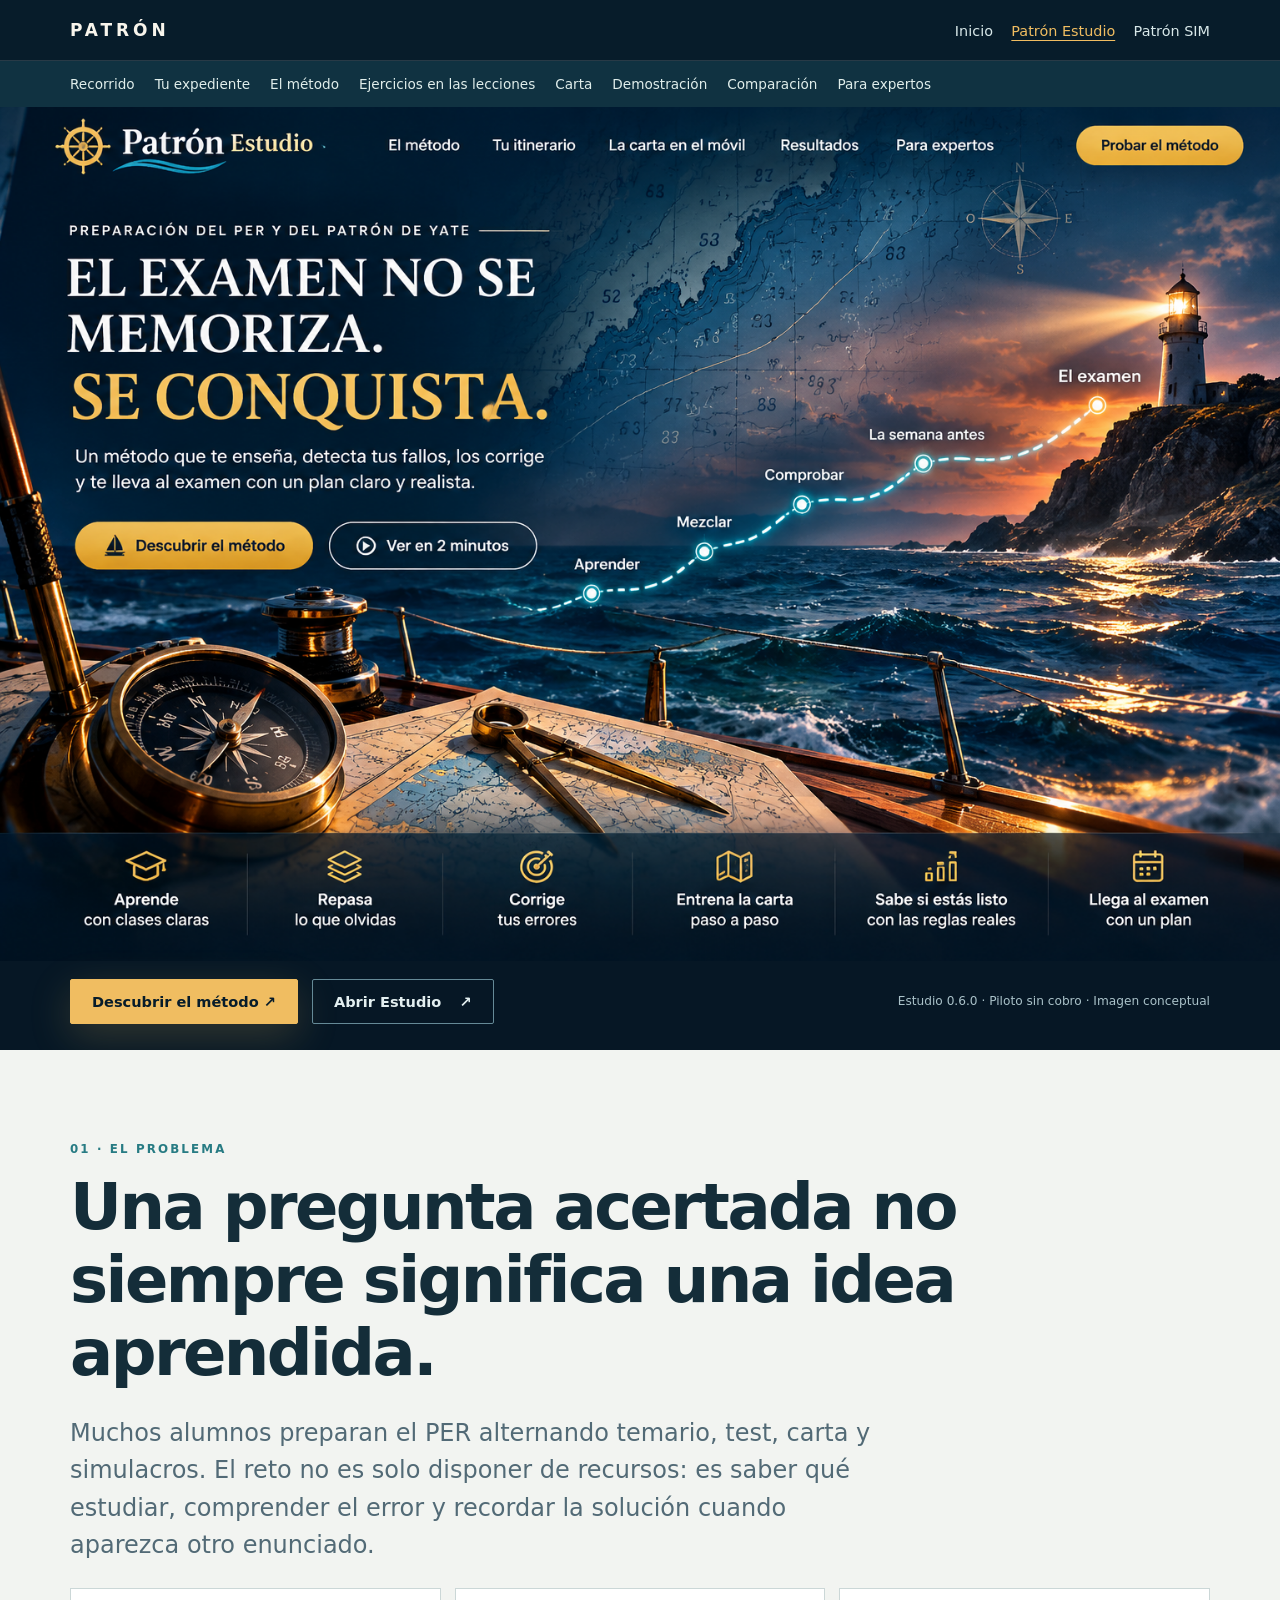
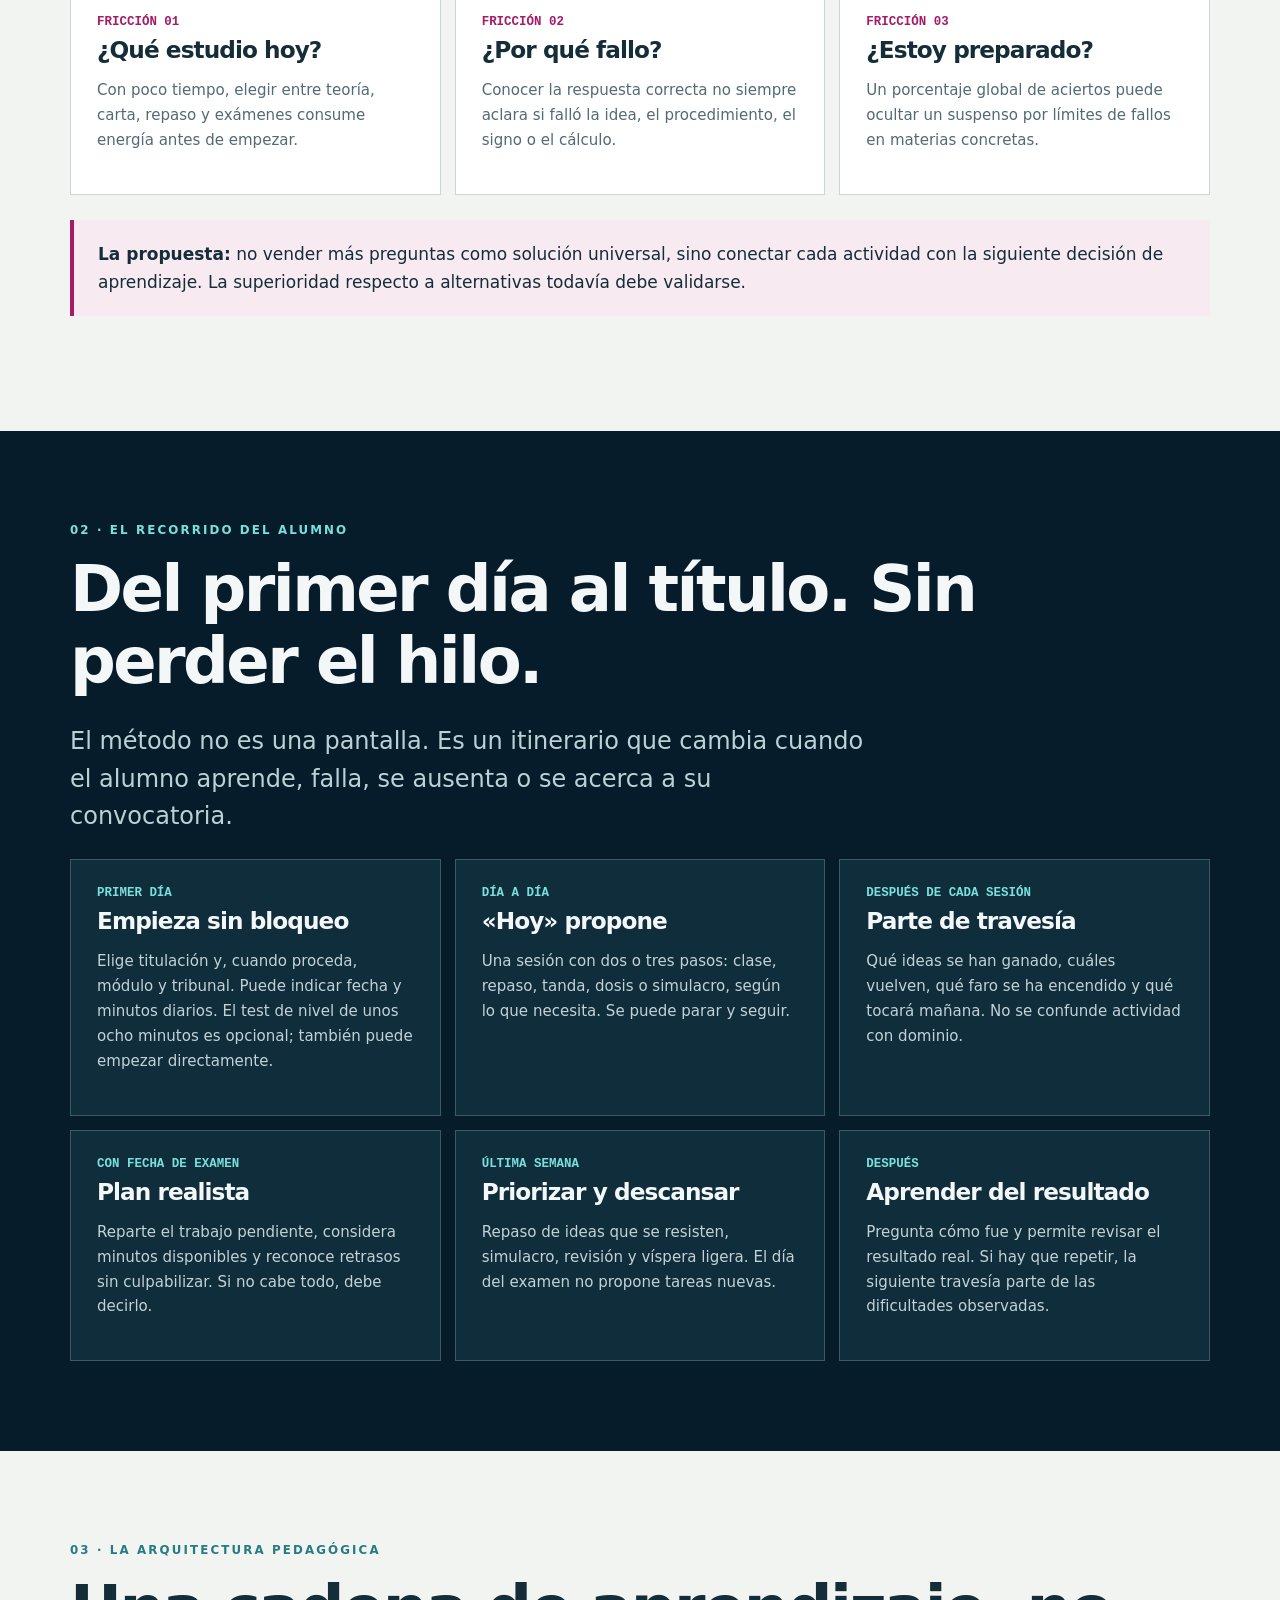
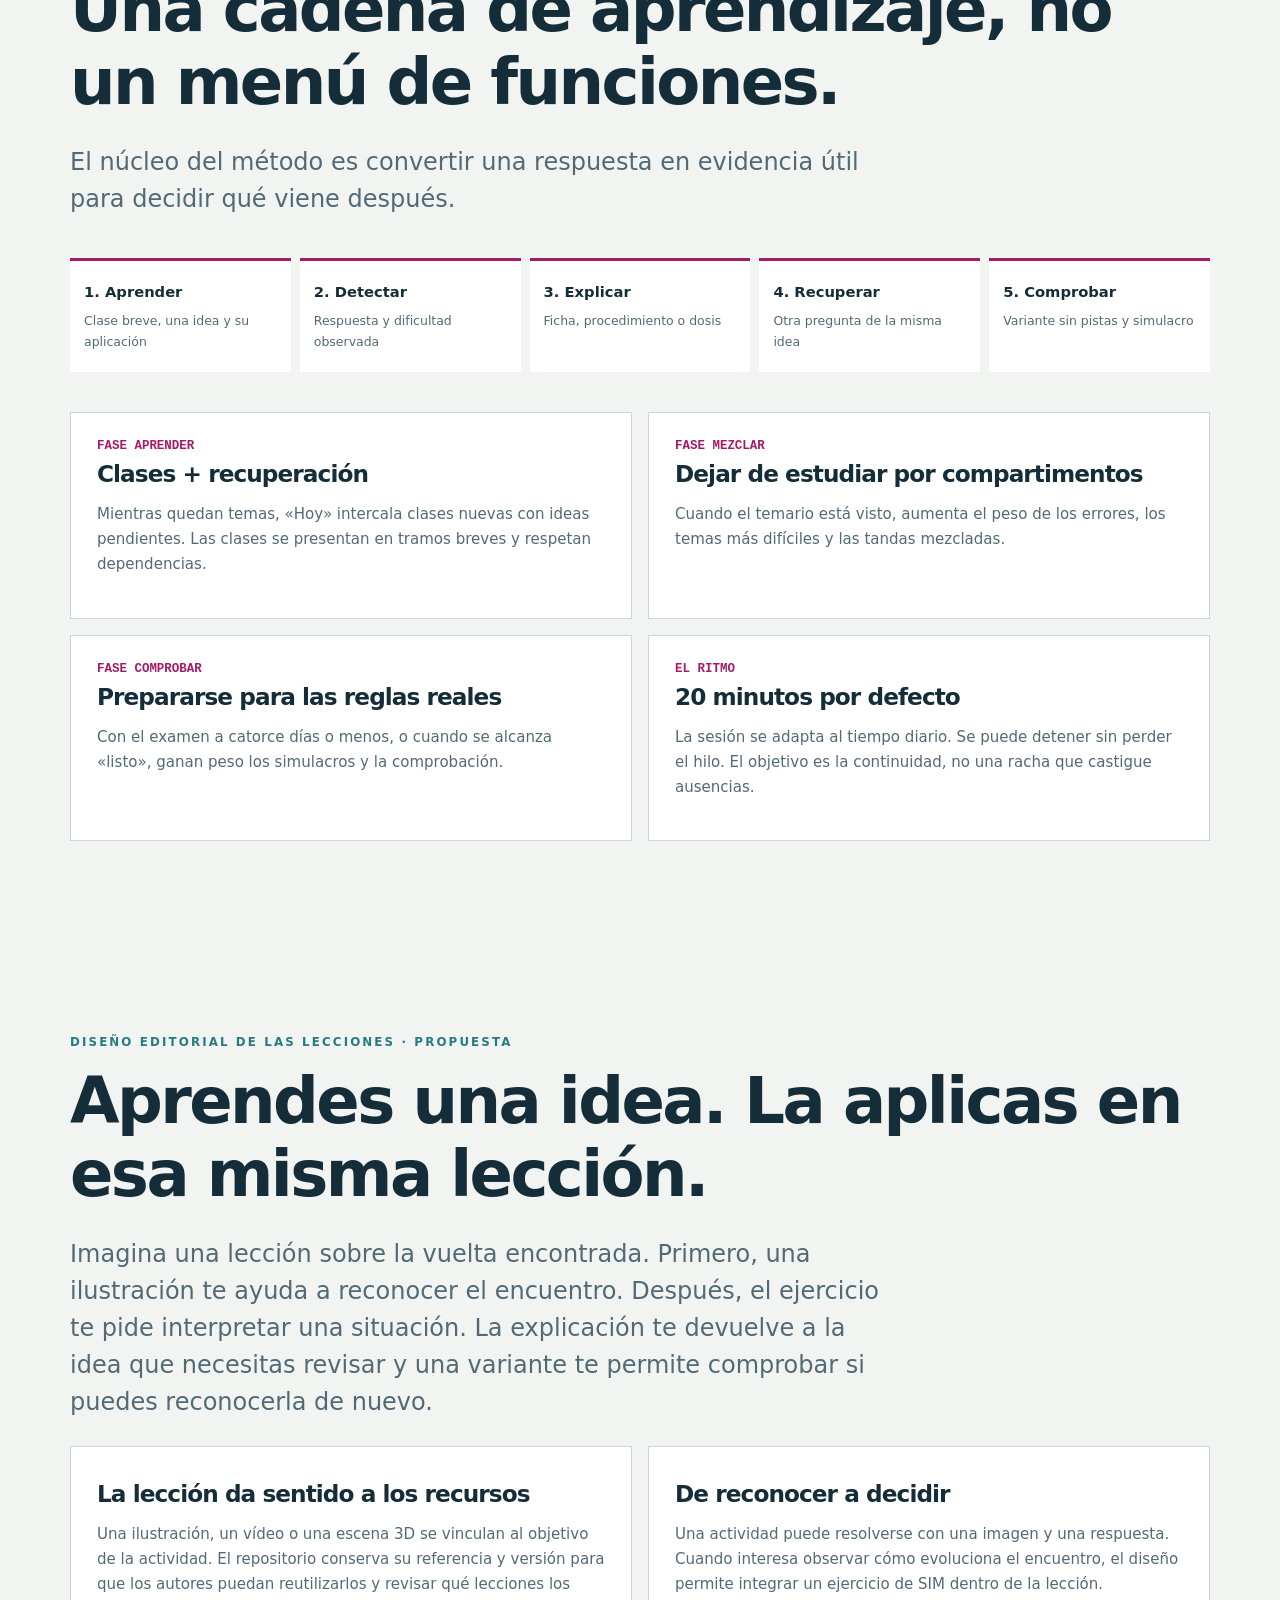
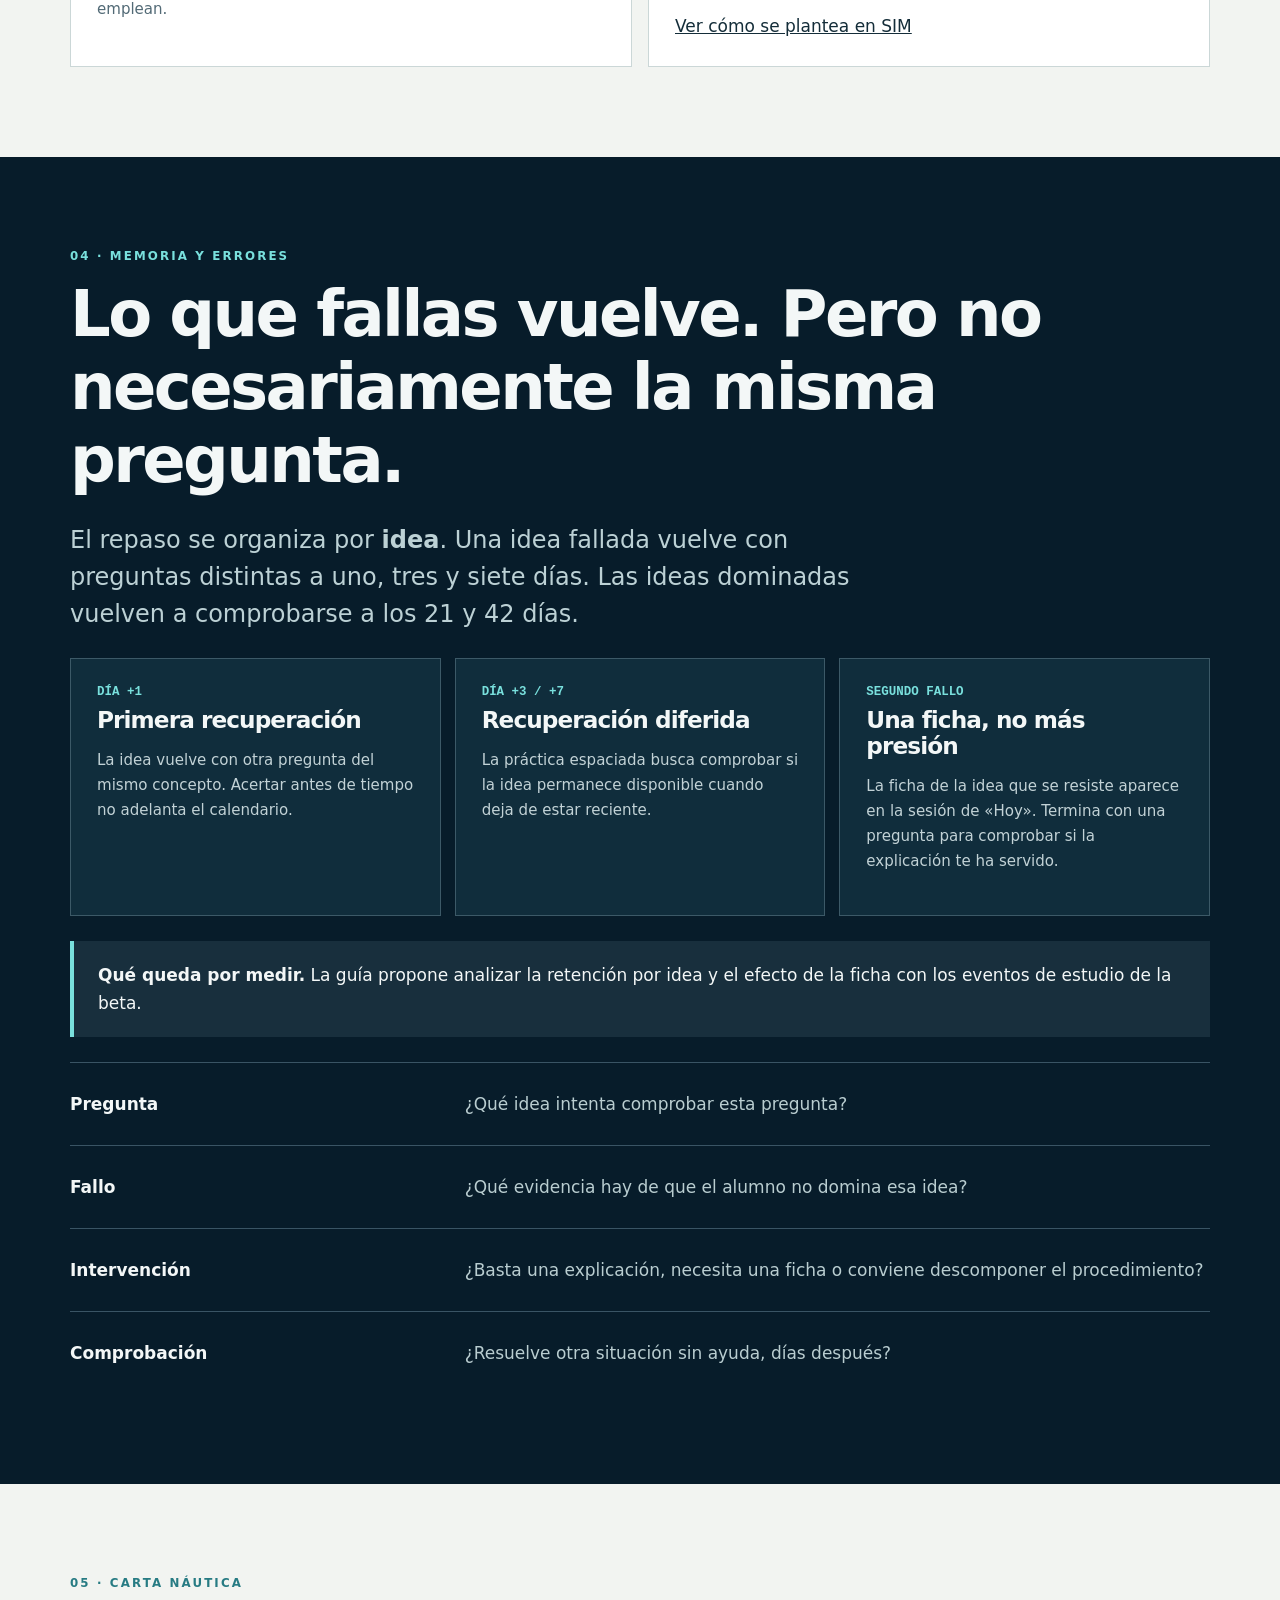
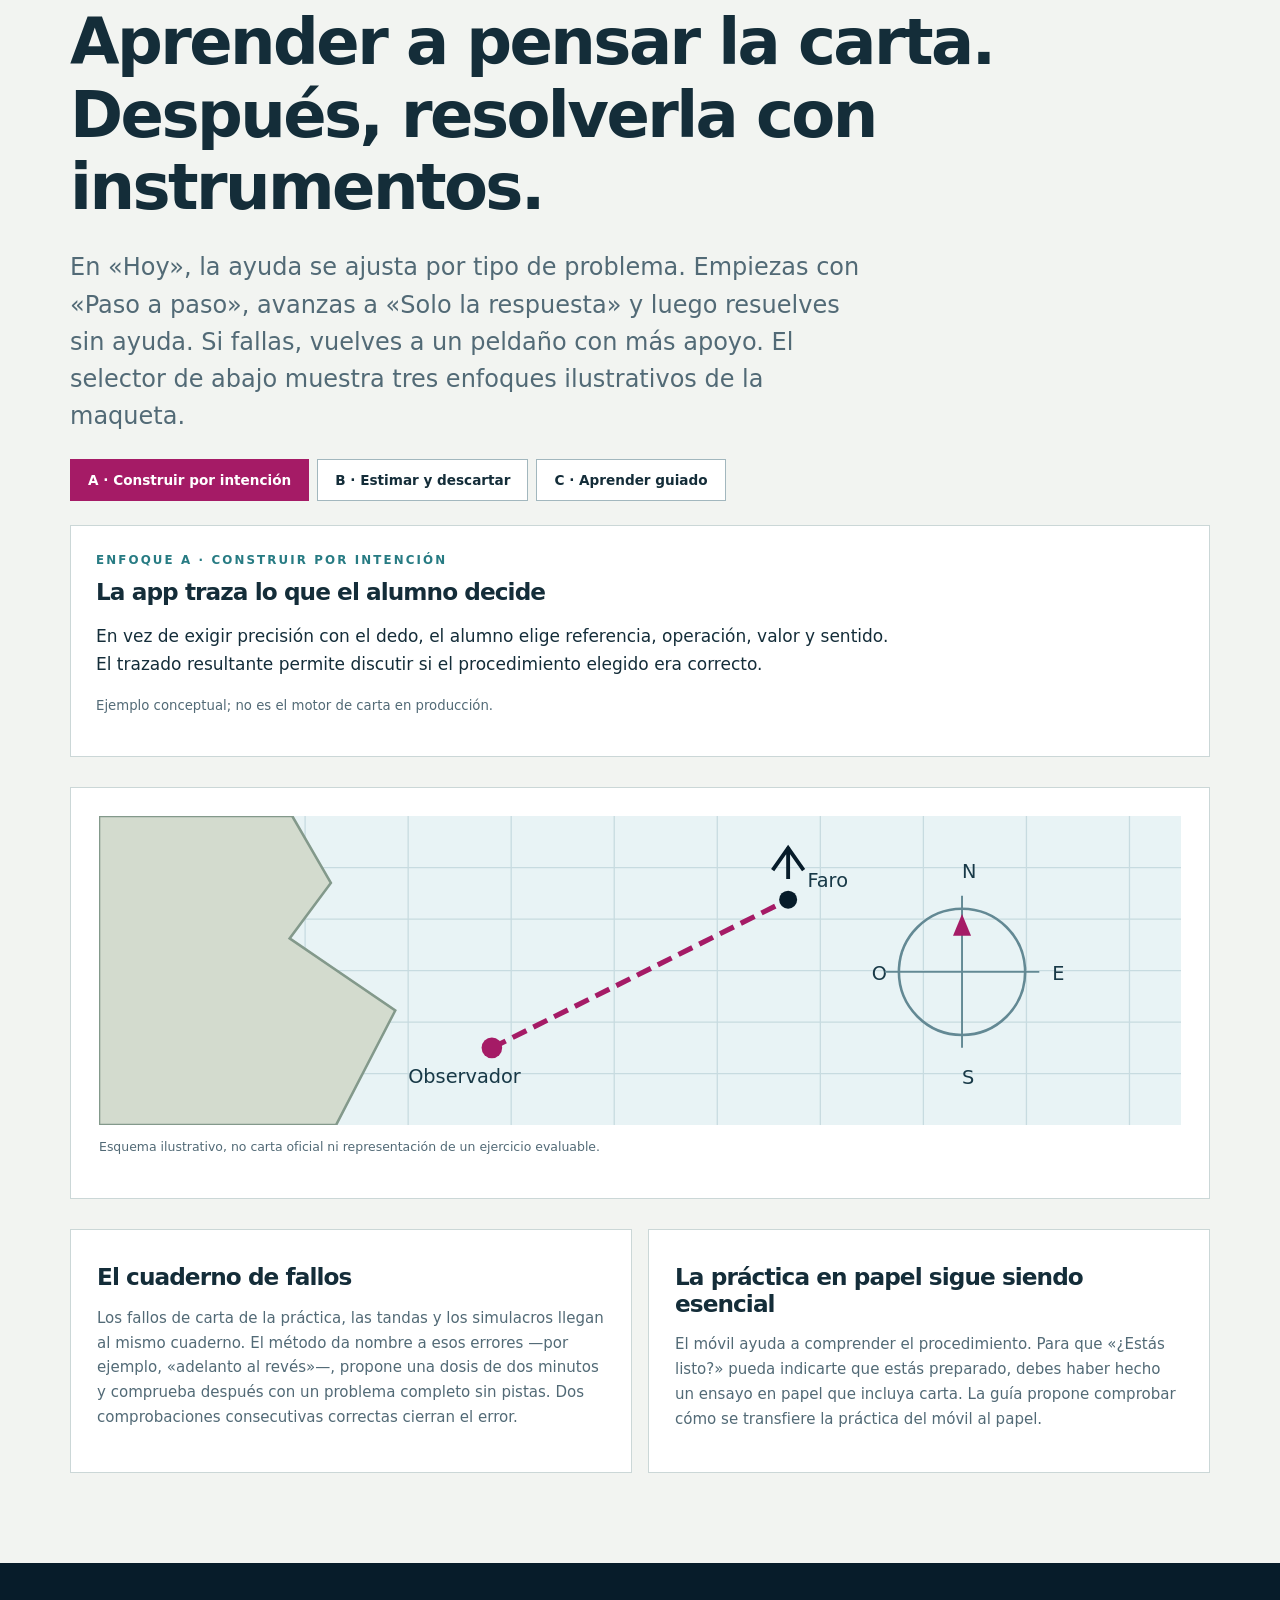
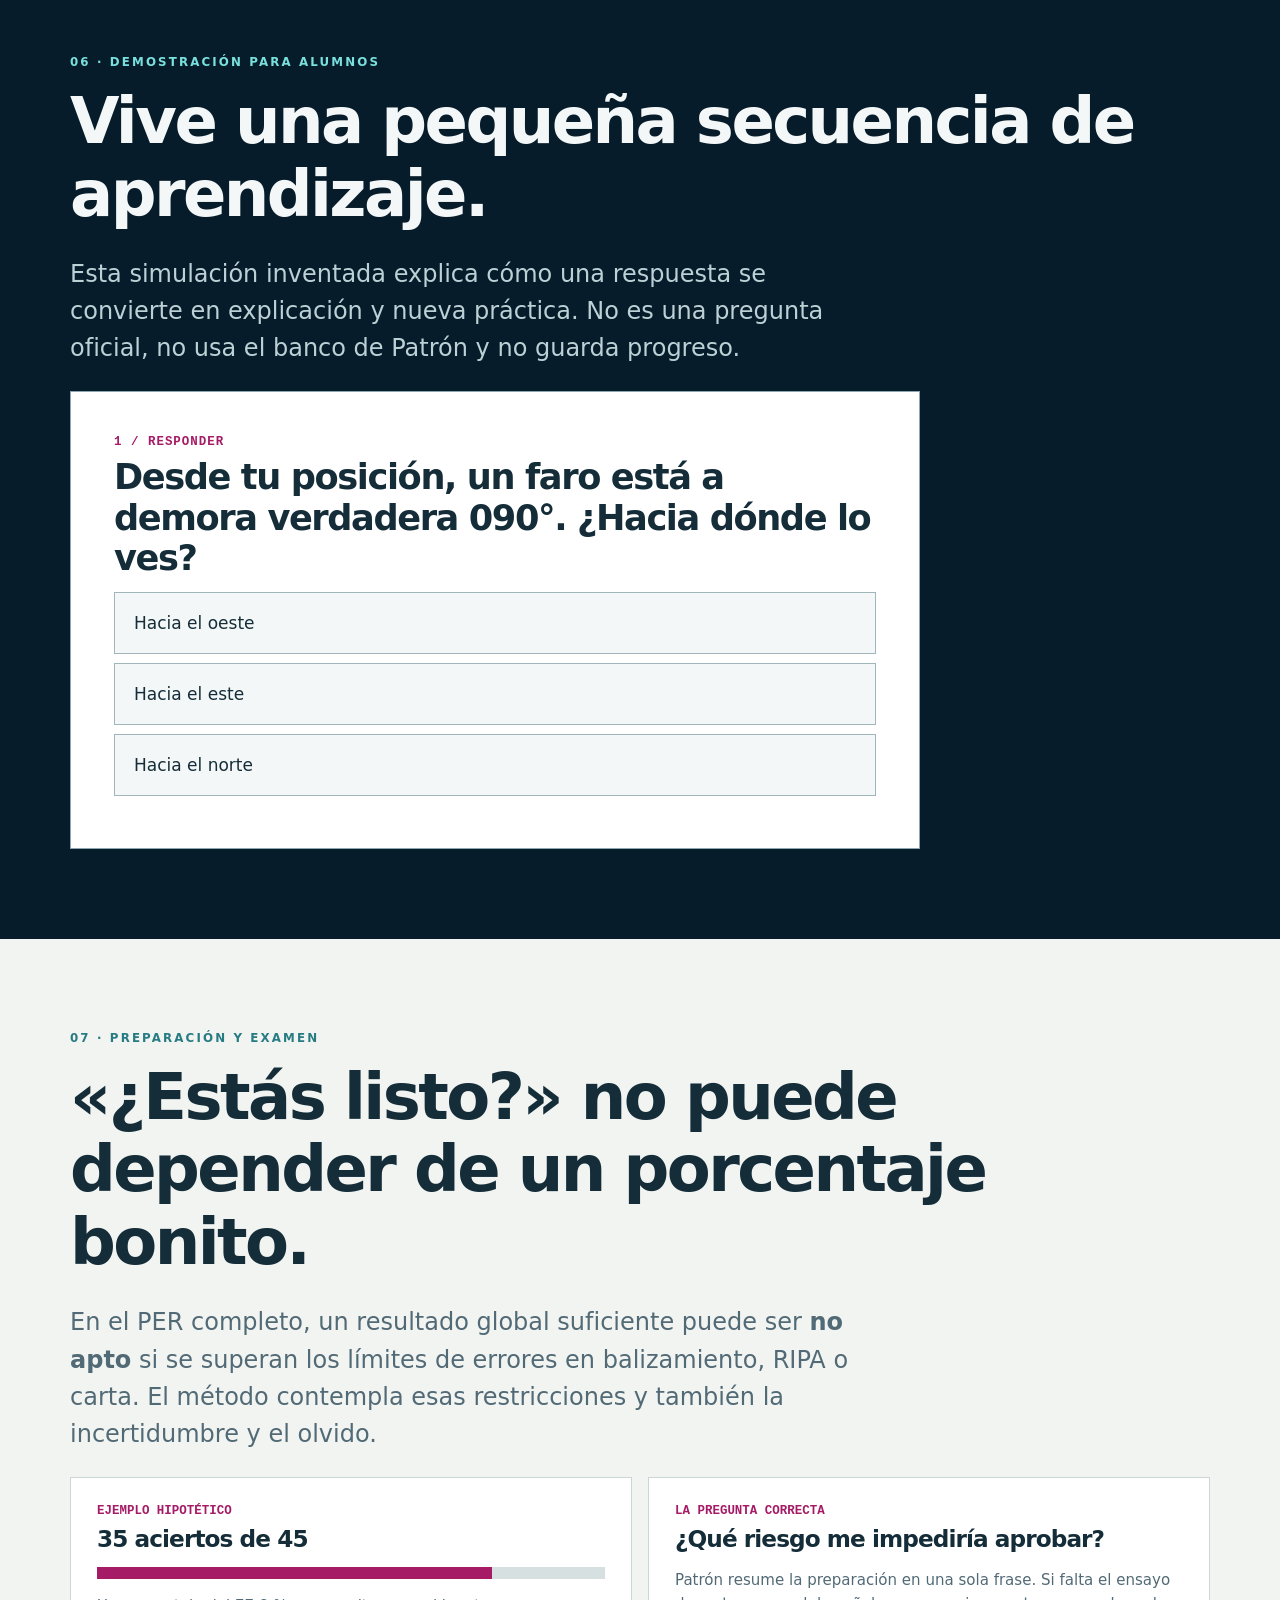
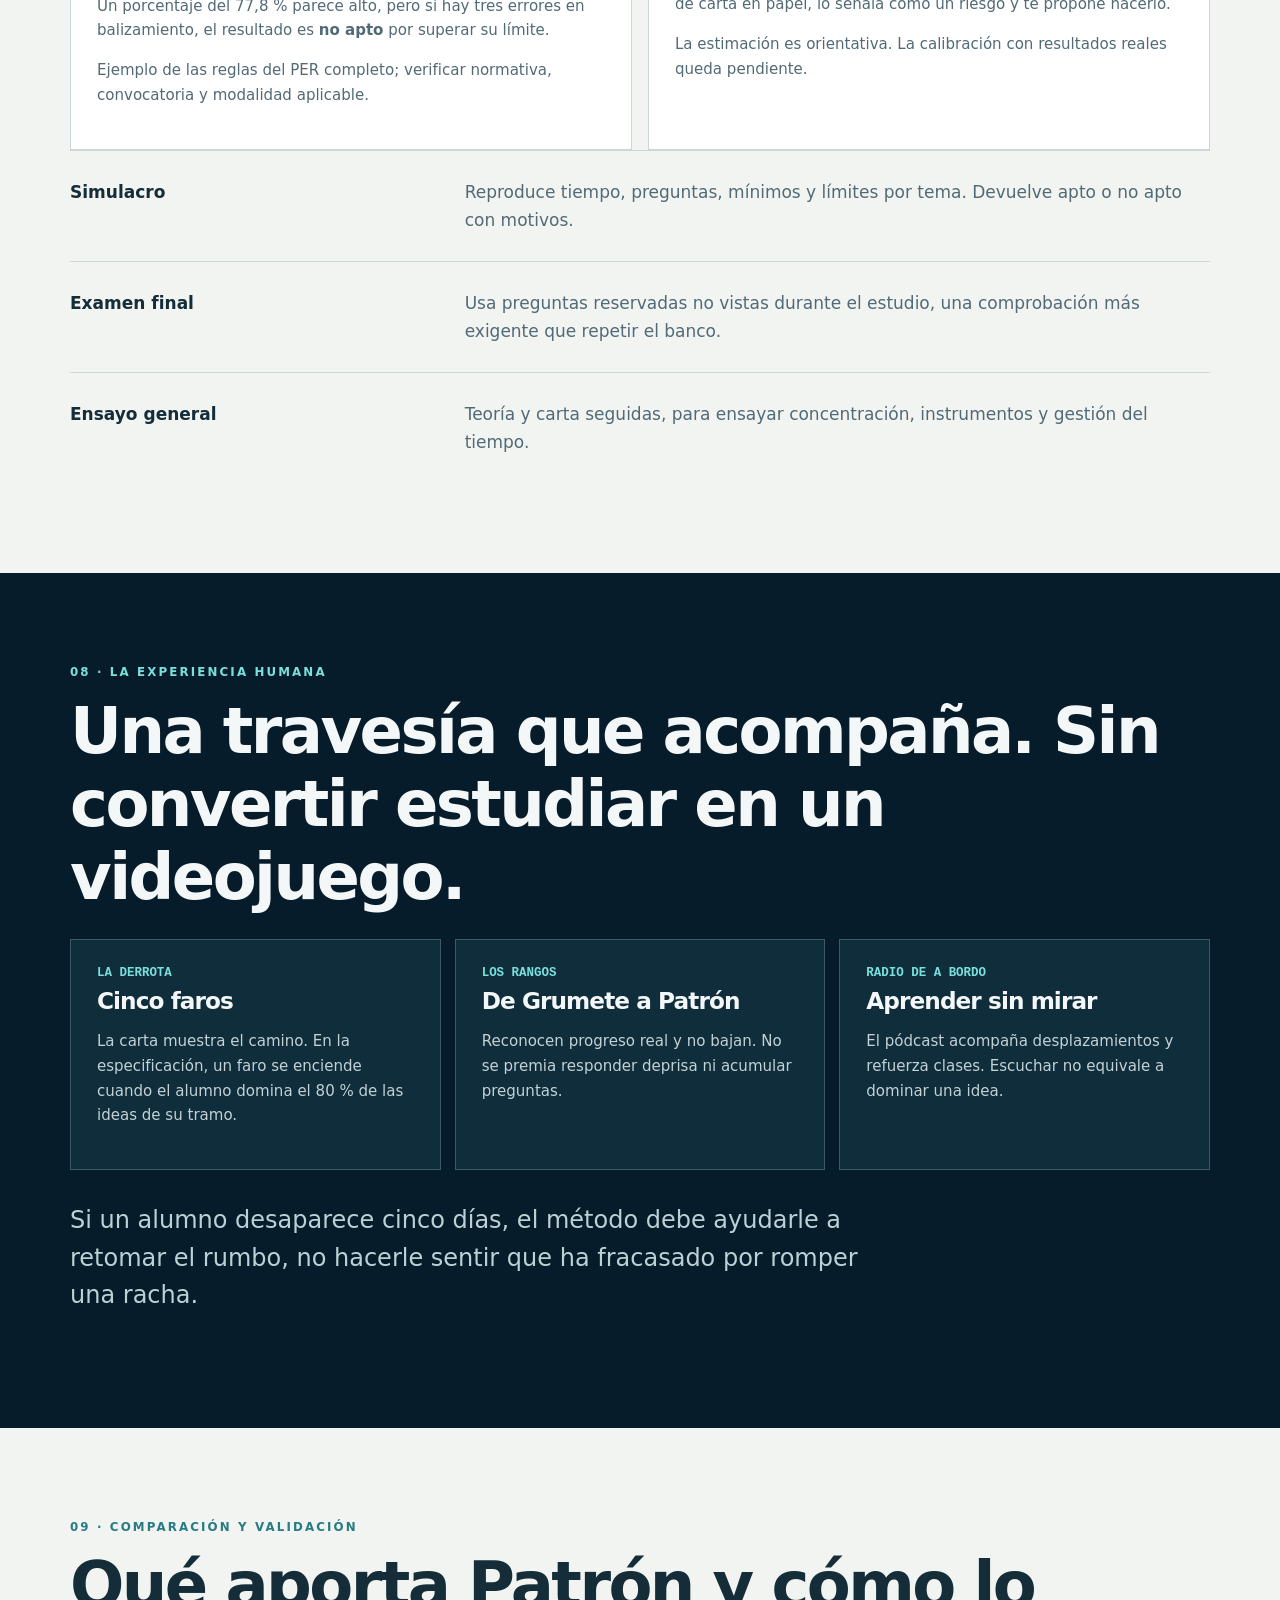
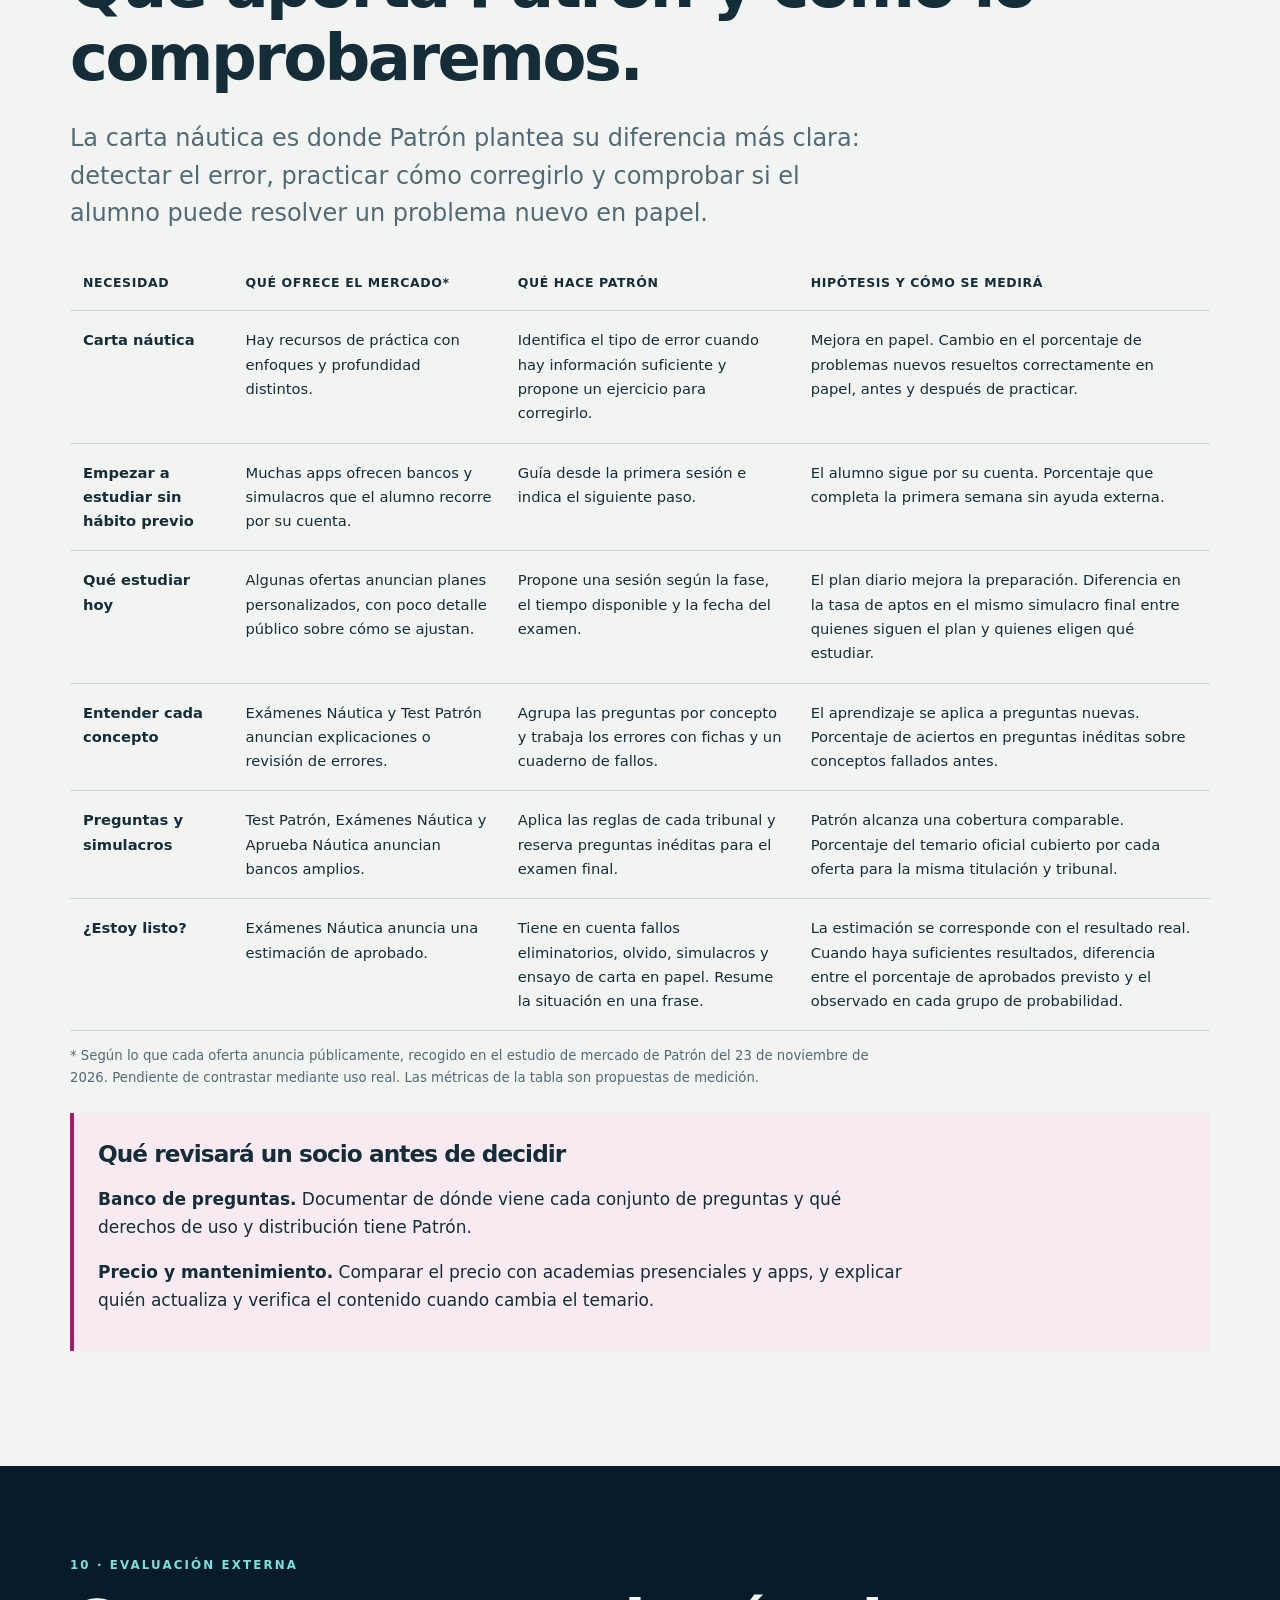
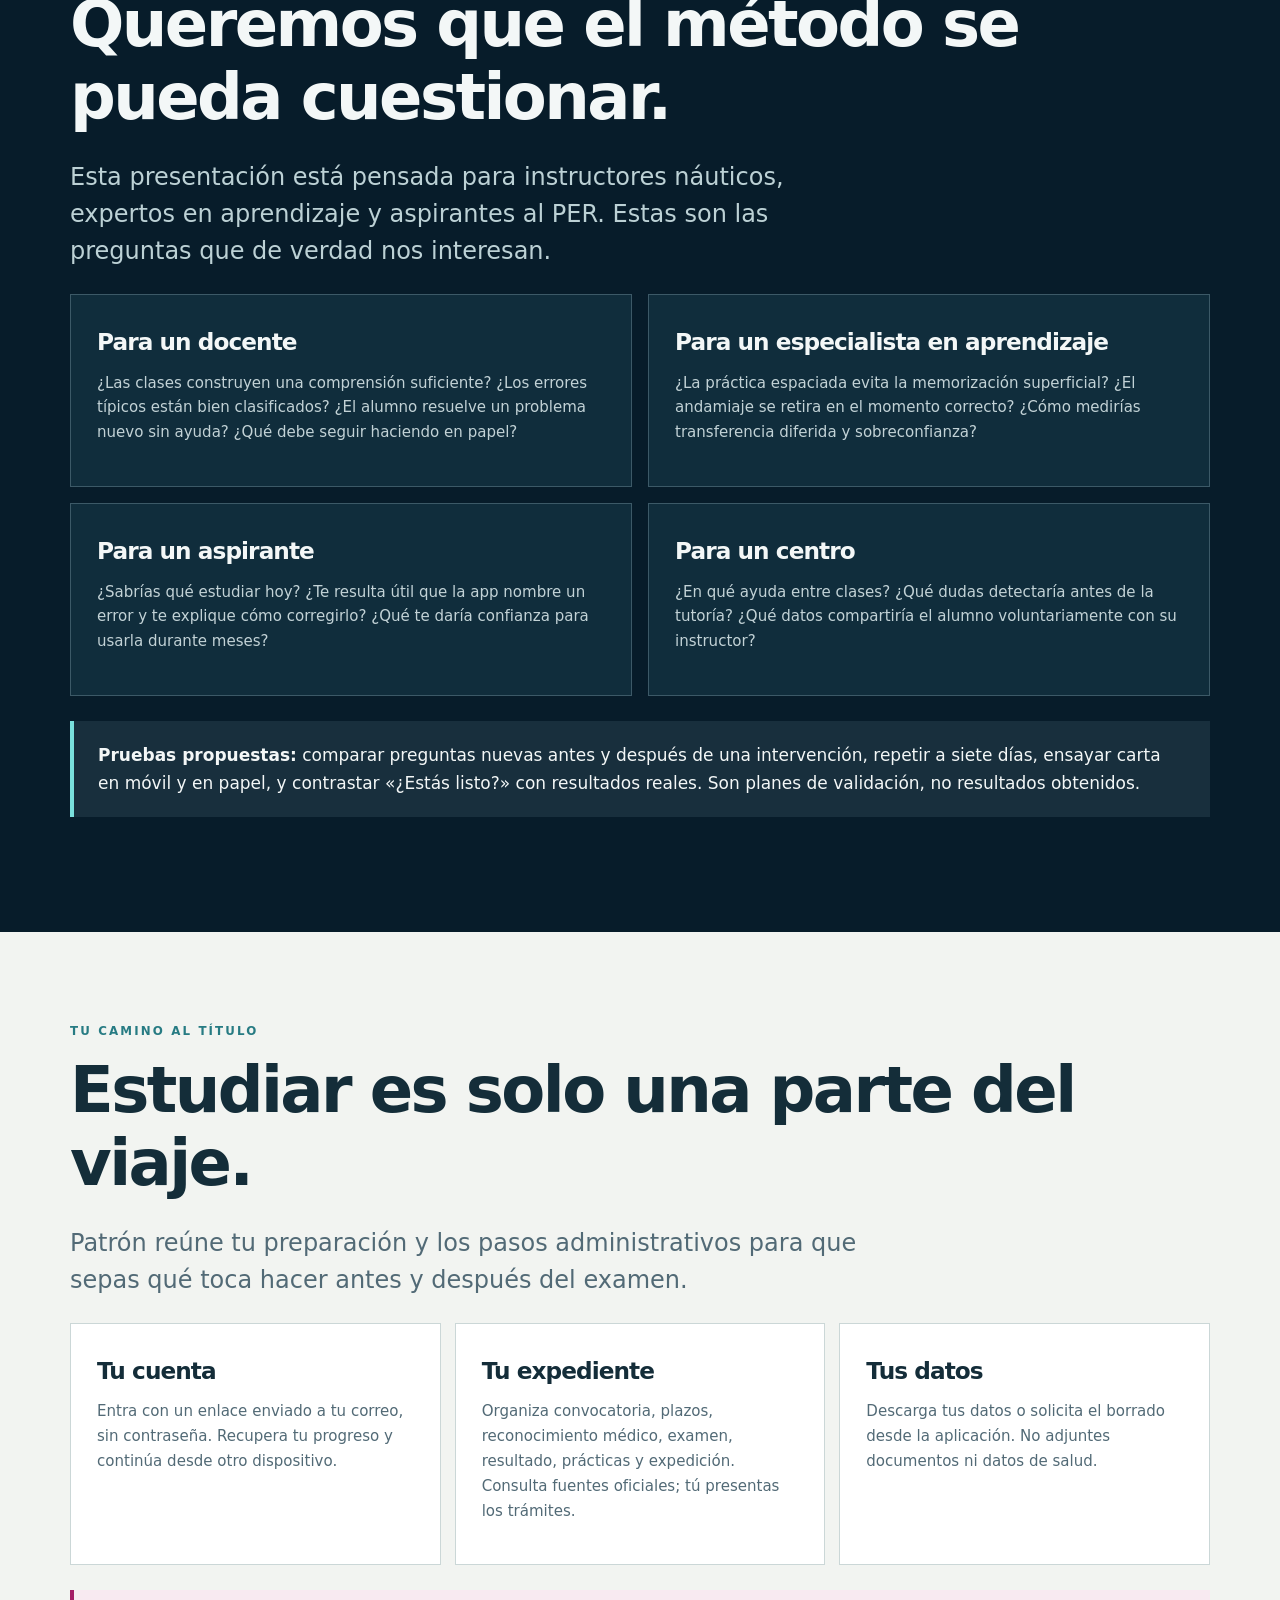
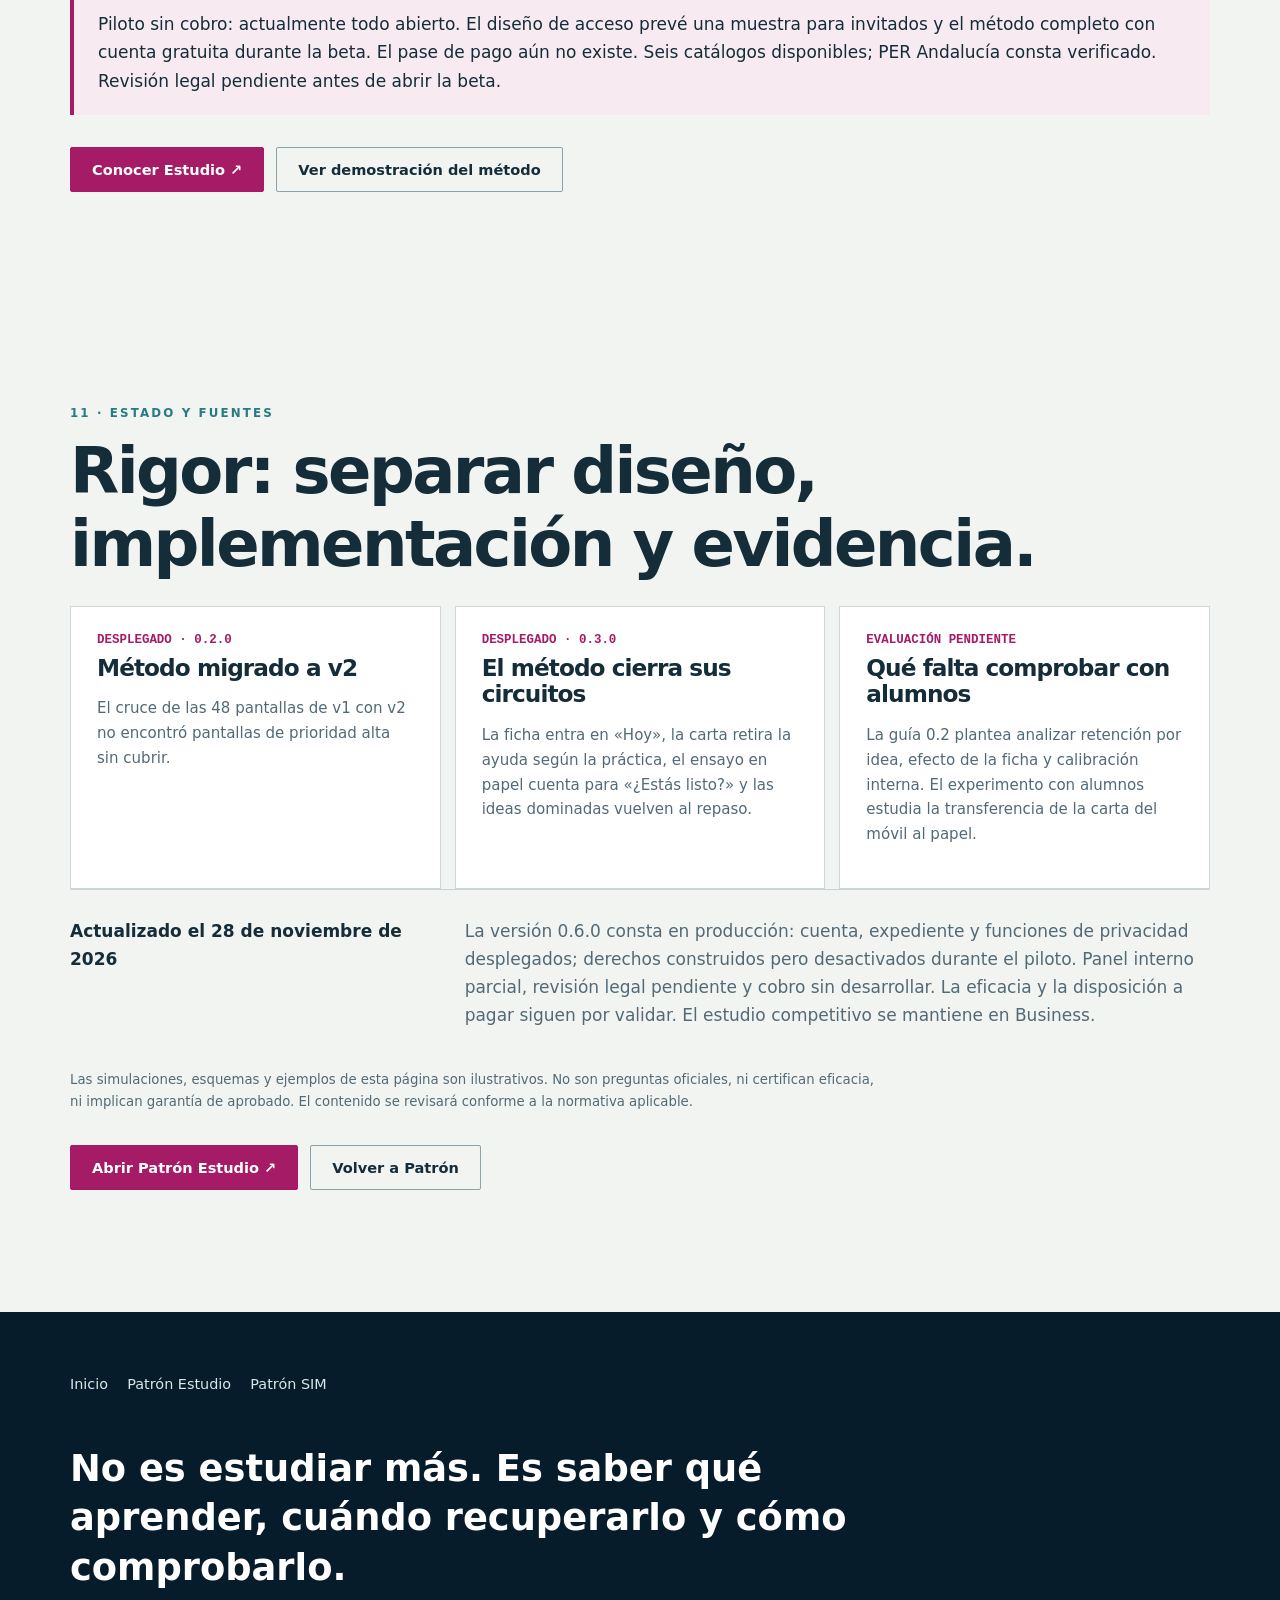
<file: metodo.html>
<!doctype html><html lang="es"><head><meta charset="utf-8"><meta name="viewport" content="width=device-width,initial-scale=1"><meta name="theme-color" content="#071c2a"><title>El método de Patrón Estudio · Dossier pedagógico interactivo</title><meta name="description" content="Descubre en profundidad el método pedagógico de Patrón Estudio: Hoy, clases, repaso por ideas, carta náutica, errores, simulacros, preparación y evaluación experta."><style>:root{--navy:#071c2a;--ink:#142d39;--muted:#526a76;--paper:#f2f4f1;--cyan:#79e0dd;--pink:#a51b66;--line:#cbd7d7;--gold:#d4b76c}*{box-sizing:border-box}html{scroll-behavior:smooth}body{margin:0;background:var(--paper);color:var(--ink);font:17px/1.65 system-ui,-apple-system,Segoe UI,sans-serif}h1,h2,h3,h4{letter-spacing:-.04em;line-height:1.14}h1{font-size:clamp(3.3rem,8vw,7rem);margin:20px 0;max-width:1000px}h2{font-size:clamp(2.25rem,5vw,4.25rem);margin:12px 0 25px}h3{font-size:1.45rem;margin:8px 0 14px}p{max-width:810px}a{color:inherit}.wrap{width:min(1140px,calc(100% - 38px));margin:auto}.eyebrow{font-size:.74rem;font-weight:800;letter-spacing:.18em;text-transform:uppercase;color:#277b83}.dark .eyebrow,.hero .eyebrow{color:var(--cyan)}.lead{font-size:clamp(1.15rem,2vw,1.5rem);line-height:1.55;color:var(--muted)}.dark .lead,.hero .lead{color:#bcd1d5}header{background:var(--navy);color:white;position:sticky;top:0;z-index:20;border-bottom:1px solid #ffffff22}nav{display:flex;align-items:center;justify-content:space-between;gap:16px;padding:16px 0}.logo{font-weight:900;letter-spacing:.23em;text-decoration:none}.navlinks{display:flex;gap:19px;font-size:.83rem}.navlinks a{text-decoration:none;color:#bcd4d9}.hero{background:radial-gradient(ellipse at 80% 40%,#1e5061,#071c2a 68%);color:white;padding:112px 0 110px;overflow:hidden}.hero .sub{font-size:1.18rem;color:#c4d8d8}.buttons{display:flex;gap:12px;flex-wrap:wrap;margin:32px 0}.btn{border:1px solid #89a4aa;background:transparent;color:inherit;display:inline-block;padding:13px 21px;font:700 .91rem system-ui;cursor:pointer;text-decoration:none;border-radius:2px}.btn.primary{background:var(--cyan);color:var(--navy);border-color:var(--cyan)}.btn.magenta{background:var(--pink);border-color:var(--pink);color:white}.btn:focus-visible,button:focus-visible,a:focus-visible{outline:3px solid #e7b94a;outline-offset:3px}section{padding:90px 0}.dark{background:var(--navy);color:#f3f7f7}.grid{display:grid;grid-template-columns:repeat(3,1fr);gap:14px}.two{display:grid;grid-template-columns:repeat(2,1fr);gap:16px}.tile{padding:26px;background:white;border:1px solid var(--line)}.dark .tile{background:#102d3c;border-color:#3c5967}.tile p,.tile li{font-size:.94rem;color:var(--muted)}.dark .tile p,.dark .tile li{color:#c2d2d6}.tile .num{font:800 .78rem ui-monospace,monospace;color:var(--pink)}.dark .tile .num{color:var(--cyan)}.flow{display:grid;grid-template-columns:repeat(5,1fr);gap:9px;margin:40px 0}.flow>div{padding:19px 14px;border-top:3px solid var(--pink);background:#fff}.flow b{display:block;font-size:.92rem}.flow span{display:block;color:var(--muted);font-size:.78rem;margin-top:7px}.band{border-top:1px solid var(--line);padding:27px 0;display:grid;grid-template-columns:1fr 2fr;gap:22px}.band p{margin:0;color:var(--muted)}.dark .band{border-color:#395464}.dark .band p{color:#b9cdd0}.small{font-size:.83rem;color:var(--muted)}.dark .small{color:#a9c0c6}.callout{border-left:4px solid var(--pink);background:#f8eaf1;padding:20px 24px;margin:25px 0}.dark .callout{background:#182f3d;border-color:var(--cyan)}.diagram{background:#fff;border:1px solid var(--line);padding:28px;margin:30px 0}.diagram svg{display:block;width:100%;height:auto}.table-scroll{overflow-x:auto}table{border-collapse:collapse;width:100%;font-size:.92rem}th,td{padding:17px 13px;border-bottom:1px solid var(--line);text-align:left;vertical-align:top}th{font-size:.78rem;letter-spacing:.05em;text-transform:uppercase}td:first-child{font-weight:750}details{border-top:1px solid var(--line);padding:20px 0}summary{font-weight:750;cursor:pointer}summary:hover{color:var(--pink)}.demo{background:white;color:var(--ink);border:1px solid #8ca7b0;padding:clamp(20px,4vw,43px);max-width:850px}.demo h3{font-size:clamp(1.55rem,3vw,2.2rem)}.option{display:block;text-align:left;width:100%;padding:16px 19px;margin:9px 0;background:#f4f7f7;border:1px solid #a0b6bb;font:inherit;color:var(--ink);cursor:pointer}.option:hover{border-color:var(--pink)}.progress{font:800 .78rem ui-monospace,monospace;color:var(--pink);text-transform:uppercase;letter-spacing:.08em}.hidden{display:none!important}.answer{border-left:4px solid var(--pink);padding:19px;background:#f8edf2;margin:18px 0}.switch{display:flex;gap:8px;flex-wrap:wrap;margin:24px 0}.switch button{border:1px solid #a2b7be;padding:12px 17px;background:white;color:var(--ink);font:700 .85rem system-ui;cursor:pointer}.switch button[aria-pressed=true]{background:var(--pink);border-color:var(--pink);color:white}.scenario{background:#fff;padding:25px;border:1px solid var(--line);min-height:185px}.meter{height:12px;background:#d6e0e1;position:relative;margin:10px 0}.meter span{display:block;height:100%;background:var(--pink)}.caption{font-size:.78rem;color:var(--muted)}.quote{font-size:clamp(1.4rem,3vw,2.3rem);font-weight:750;line-height:1.35;max-width:900px}footer{background:#071c2a;color:white;padding:50px 0}footer .small{color:#b5c9ce}@media(max-width:850px){.grid,.two{grid-template-columns:1fr 1fr}.flow{grid-template-columns:repeat(3,1fr)}.navlinks a:nth-child(2){display:none}}@media(max-width:620px){.grid,.two,.flow{grid-template-columns:1fr}.band{grid-template-columns:1fr;gap:4px}.navlinks{gap:10px;font-size:.72rem}.navlinks a:nth-child(3){display:none}.hero{padding:70px 0}.hero h1{font-size:3.4rem}section{padding:65px 0}}@media(prefers-reduced-motion:reduce){html{scroll-behavior:auto}}/* Portada editorial inmersiva: identidad visual del método */
.method-hero{position:relative;isolation:isolate;min-height:min(940px,100svh);padding:0;overflow:hidden;background:#061923}
.method-hero .hero-atmosphere{position:absolute;inset:0;z-index:-1;pointer-events:none}
.method-hero .hero-glow{position:absolute;inset:-20%;background:radial-gradient(ellipse at 76% 44%,#2a7380 0%,#103e50 22%,#071c2a 50%,#05151f 77%)}
.method-hero .hero-stars{position:absolute;inset:0;opacity:.28;background-image:radial-gradient(circle,#d6eee9 1px,transparent 1.5px);background-size:91px 89px;mask-image:linear-gradient(90deg,transparent 22%,#000 100%)}
.method-hero .hero-contours{position:absolute;inset:0;background:repeating-radial-gradient(ellipse at 84% 48%,transparent 0 55px,#b7e6e2 56px 57px,transparent 58px 85px);opacity:.065}
.hero-stage{display:grid;grid-template-columns:1.05fr .95fr;align-items:center;gap:0;min-height:770px;padding-top:85px;padding-bottom:105px;position:relative}
.hero-copy{position:relative;z-index:4;padding:50px 0 25px}.hero-kicker{display:flex;align-items:center;gap:13px;color:#9ce6e2;font-weight:800;font-size:.75rem;letter-spacing:.21em}.hero-kicker-line{width:42px;height:1px;background:var(--cyan)}.kicker-separator{opacity:.4}
.method-hero h1{font-size:clamp(3.6rem,5.6vw,6.25rem);line-height:.99;letter-spacing:-.068em;white-space:nowrap;max-width:none;margin:34px 0 28px;font-weight:900;text-shadow:0 8px 38px #02121d66}
.method-hero h1 em{font-style:normal;color:#a7d5d6;text-decoration:line-through;text-decoration-color:#d4b76c;text-decoration-thickness:4px}
.method-hero h1 span{color:#7de4df}
.hero-subtitle{font-size:clamp(1.28rem,2.15vw,1.82rem);font-weight:700;line-height:1.38;color:#f1f5f0;margin:0 0 20px}
.method-hero .hero-description{font-size:1rem;line-height:1.75;color:#b5cdd1;max-width:520px;margin:0}
.method-hero .hero-buttons{margin:32px 0 24px}.hero-cta{box-shadow:0 12px 42px #72dfdb22}.hero-cta span,.hero-secondary span{margin-left:13px}.hero-secondary{color:#e1f1ef;border-color:#6e929a}
.hero-disclaimer{font-size:.76rem;color:#95b5bb;max-width:480px;line-height:1.55}
.hero-visual{position:relative;min-width:0;aspect-ratio:1;display:flex;align-items:center;justify-content:center;transform:translateX(5%)}
.hero-chart{width:min(115%,690px);height:auto;filter:drop-shadow(0 35px 75px #0008);animation:chart-appear 1.1s ease both}
.hero-orbit{position:absolute;border-radius:50%;border:1px solid #89d8d122;pointer-events:none}.orbit-outer{width:111%;aspect-ratio:1;transform:rotate(-18deg);border-style:dashed}.orbit-inner{width:84%;aspect-ratio:1;border-color:#e0c27e33}
.chart-float{position:absolute;display:flex;align-items:center;gap:12px;background:#0b2938e8;backdrop-filter:blur(10px);border:1px solid #8acbd54d;box-shadow:0 16px 45px #0006;padding:13px 17px;color:#e5f4f1;z-index:2}
.chart-float strong{font-size:.67rem;letter-spacing:.11em;display:block}.chart-float small{font-size:.72rem;color:#aac9cc}.float-icon{font-size:1.5rem;color:#d7c187}.float-top{top:18%;right:-2%}.float-bottom{bottom:19%;left:0}
.hero-side-label{position:absolute;right:-12%;top:48%;transform:rotate(90deg);font-size:.57rem;letter-spacing:.22em;color:#a6d4d2;opacity:.6}.hero-side-label span{color:#d4b76c}
.hero-bottom-bar{position:absolute;bottom:0;left:0;right:0;border-top:1px solid #91ced02e;background:#06182399}.hero-bottom-bar .wrap{display:flex;align-items:center;justify-content:space-between;gap:15px;padding:21px 0;color:#b7d1d2;font-size:.67rem;letter-spacing:.16em;font-weight:800}.hero-bottom-bar a{text-decoration:none;color:#80e3df}
@keyframes chart-appear{from{opacity:0;transform:translateY(25px) scale(.96)}to{opacity:1;transform:translateY(0) scale(1)}}
@media(max-width:1050px){.method-hero h1{font-size:clamp(3.2rem,5.8vw,5rem)}.hero-visual{transform:translateX(0)}.chart-float{padding:9px}.hero-side-label{display:none}}
@media(max-width:760px){.method-hero{min-height:0}.hero-stage{display:flex;flex-direction:column;align-items:stretch;min-height:0;padding-top:50px;padding-bottom:95px}.hero-copy{padding:35px 0 0}.method-hero h1{font-size:clamp(3.05rem,9.1vw,5.4rem);white-space:normal}.hero-visual{width:100%;max-width:540px;margin:-5px auto -15px;aspect-ratio:1.04}.hero-chart{width:100%}.float-top{top:13%;right:0}.float-bottom{bottom:15%;left:0}.hero-bottom-bar .wrap{font-size:.58rem}.hero-bottom-bar .wrap span:nth-child(3){display:none}}
@media(max-width:420px){.method-hero h1{font-size:clamp(2.7rem,10.1vw,3.6rem)}.hero-kicker{font-size:.6rem}.chart-float{gap:6px}.chart-float strong{font-size:.55rem}.chart-float small{font-size:.6rem}.float-icon{font-size:1.1rem}.hero-bottom-bar .wrap span:nth-child(2){display:none}}
@media(prefers-reduced-motion:reduce){.hero-chart{animation:none}}
/* Cinematic ocean photograph, lighthouse-like navigation glow and premium editorial contrast */
.method-hero{background:#031521}
.method-hero .hero-atmosphere{z-index:-1}
.method-hero .hero-glow{inset:0;background:linear-gradient(90deg,rgba(3,18,30,.98) 0%,rgba(4,22,35,.94) 32%,rgba(4,22,35,.64) 57%,rgba(4,22,35,.3) 100%),linear-gradient(0deg,rgba(3,17,27,.92),transparent 30%),url('https://images.unsplash.com/photo-1518837695005-2083093ee35b?auto=format&fit=crop&w=2200&q=85') center 54%/cover no-repeat}
.method-hero .hero-glow:after{content:"";position:absolute;inset:0;background:radial-gradient(ellipse at 76% 38%,rgba(232,169,90,.21),transparent 32%),radial-gradient(ellipse at 71% 70%,rgba(38,176,188,.17),transparent 44%);mix-blend-mode:screen}
.method-hero .hero-stars{opacity:.18}
.method-hero .hero-contours{opacity:.08}
.method-hero h1{font-family:Georgia,'Times New Roman',serif;font-weight:700;font-size:clamp(3.25rem,5.5vw,6.1rem);letter-spacing:-.055em;line-height:1.04;text-shadow:0 5px 40px #00101fd9}
.method-hero h1 em{text-decoration:none;color:#f3f3eb}
.method-hero h1 span{color:#e6bc66}
.method-hero .hero-subtitle{color:#f5e8d1}
.method-hero .hero-description{color:#d2e3e2}
.method-hero .btn.primary{background:linear-gradient(120deg,#e6b755,#f7d47c);border-color:#edc86d;color:#081c2a;box-shadow:0 12px 40px #dcb35936}
.hero-chart{filter:drop-shadow(0 35px 75px #000b);opacity:.94}
.chart-float{border-color:#e5c78266}
.float-icon{color:#efc975}
.hero-bottom-bar{background:#051826e6}
@media(max-width:760px){.method-hero .hero-glow{background:linear-gradient(180deg,rgba(3,18,30,.95) 0%,rgba(4,22,35,.88) 43%,rgba(4,22,35,.56) 72%,rgba(4,22,35,.92) 100%),url('https://images.unsplash.com/photo-1518837695005-2083093ee35b?auto=format&fit=crop&w=1100&q=80') center/cover no-repeat}.method-hero h1{font-size:clamp(2.85rem,8.4vw,5rem)}}
/* Cinematic hero artwork embedded in the document, no external image dependency */
.method-hero .hero-cinema{position:absolute;inset:0;z-index:-2;overflow:hidden;pointer-events:none}.method-hero .hero-cinema svg{width:100%;height:100%;display:block}.method-hero .hero-atmosphere{z-index:-1}.method-hero .hero-glow{background:linear-gradient(90deg,#041725 0%,#041725e8 28%,#0417259e 51%,#04172516 100%),linear-gradient(0deg,#031522c9,transparent 26%)}.method-hero .hero-stars,.method-hero .hero-contours{display:none}.method-hero .hero-visual{opacity:.15;position:absolute;right:-5%;top:7%;width:48%;z-index:0}.method-hero .hero-copy{max-width:690px}.method-hero .hero-stage{grid-template-columns:1fr}.method-hero h1{white-space:normal;font-size:clamp(3.4rem,6vw,6.5rem);max-width:740px}.method-hero h1 em{color:#f1eee7}.method-hero h1 span{color:#f0bd61}.method-hero .hero-subtitle{color:#fff5e7}.method-hero .hero-description{color:#d5e5e6}
@media(max-width:760px){.method-hero .hero-cinema svg{width:200%;height:100%;max-width:none;transform:translateX(-39%)}.method-hero .hero-glow{background:linear-gradient(180deg,#041725ed 0%,#041725cb 40%,#04172566 65%,#041725db 100%)}.method-hero .hero-visual{position:relative;right:auto;top:auto;width:90%;opacity:.22;margin:-100px auto -80px;pointer-events:none}.method-hero .hero-copy{z-index:3}.method-hero h1{font-size:clamp(2.9rem,9.3vw,5rem)}.method-hero .hero-stage{padding-bottom:85px}}
/* Definitive cinematic artwork: locally hosted original, not SVG or external photo. */
.cinematic-photo-hero{display:block;min-height:0;padding:0;background:#061725;overflow:hidden;position:relative}
.cinematic-frame{display:block;width:100%;aspect-ratio:1536/1024;background:#061725 url('./assets/metodo-hero.png') center center/cover no-repeat}
.cinematic-mobile-copy{display:none}
.cinematic-actions{position:relative;z-index:2;display:flex;gap:14px;align-items:center;flex-wrap:wrap;padding:18px 0 26px}
.cinematic-actions .btn.primary{background:#f0bd61;color:#071c2a;border-color:#f0bd61}
.cinematic-actions .btn.hero-secondary{border-color:#658a97;color:#e3eff0}
.cinematic-caption{font-size:.76rem;color:#aac2c9;margin-left:auto}
@media(max-width:760px){.cinematic-frame{aspect-ratio:1536/1024;background-size:contain;background-position:center top}.cinematic-mobile-copy{display:block;padding-top:18px}.cinematic-mobile-copy .hero-kicker{font-size:.68rem;color:#a6e6e0}.cinematic-mobile-copy h1{font:700 clamp(2.15rem,8.2vw,3.8rem)/1.07 Georgia,serif;white-space:normal;letter-spacing:-.05em;margin:14px 0;color:#fff}.cinematic-mobile-copy h1 span{color:#f0bd61}.cinematic-mobile-copy p{color:#d2e1e4;font-size:1.04rem;margin-bottom:5px}.cinematic-actions{padding-top:20px;padding-bottom:30px}.cinematic-caption{margin-left:0;width:100%}}
</style><link rel="stylesheet" href="./assets/site-nav.css">
</head><body><header class="site-header">
  <nav class="site-nav" aria-label="Navegación de Patrón">
    <a class="site-brand" href="./" aria-label="Patrón, inicio">PATRÓN</a>
    <ul class="site-links">
      <li><a href="./">Inicio</a></li>
      <li><a href="./metodo.html" aria-current="page">Patrón Estudio</a></li>
      <li><a href="./sim.html">Patrón SIM</a></li>
    </ul>
  </nav>
</header><div class="site-section-nav"><nav class="site-section-inner" aria-label="Secciones de Estudio"><a href="#recorrido">Recorrido</a><a href="#expediente">Tu expediente</a><a href="#motor">El método</a><a href="#ejercicio-leccion">Ejercicios en las lecciones</a><a href="#carta">Carta</a><a href="#experiencia">Demostración</a><a href="#comparativa">Comparación</a><a href="#expertos">Para expertos</a></nav></div>
<main><div class="hero method-hero cinematic-photo-hero" aria-label="Patrón Estudio: portada cinematográfica con una carta náutica, el mar, un faro y la travesía del aprendizaje">
<div class="cinematic-frame" role="img" aria-label="El examen no se memoriza. Se conquista. Portada cinematográfica con barco, brújula, carta, mar y faro."></div>
<div class="cinematic-mobile-copy wrap"><div class="hero-kicker">PATRÓN ESTUDIO / EL MÉTODO</div><h1>EL EXAMEN NO SE MEMORIZA.<br><span>SE CONQUISTA.</span></h1><p>De cada error, una lección. De cada lección, un paso hacia tu título.</p></div>
<div class="cinematic-actions wrap"><a href="#recorrido" class="btn primary">Descubrir el método <span aria-hidden="true">↗</span></a><a href="https://patron.canoydamas.es/" class="btn hero-secondary">Abrir Estudio <span aria-hidden="true">↗</span></a><span class="cinematic-caption">Estudio 0.6.0 · Piloto sin cobro · Imagen conceptual</span></div>
</div>
<section id="problema"><div class="wrap"><div class="eyebrow">01 · El problema</div><h2>Una pregunta acertada no siempre significa una idea aprendida.</h2><p class="lead">Muchos alumnos preparan el PER alternando temario, test, carta y simulacros. El reto no es solo disponer de recursos: es saber qué estudiar, comprender el error y recordar la solución cuando aparezca otro enunciado.</p><div class="grid"><article class="tile"><div class="num">FRICCIÓN 01</div><h3>¿Qué estudio hoy?</h3><p>Con poco tiempo, elegir entre teoría, carta, repaso y exámenes consume energía antes de empezar.</p></article><article class="tile"><div class="num">FRICCIÓN 02</div><h3>¿Por qué fallo?</h3><p>Conocer la respuesta correcta no siempre aclara si falló la idea, el procedimiento, el signo o el cálculo.</p></article><article class="tile"><div class="num">FRICCIÓN 03</div><h3>¿Estoy preparado?</h3><p>Un porcentaje global de aciertos puede ocultar un suspenso por límites de fallos en materias concretas.</p></article></div><div class="callout"><strong>La propuesta:</strong> no vender más preguntas como solución universal, sino conectar cada actividad con la siguiente decisión de aprendizaje. La superioridad respecto a alternativas todavía debe validarse.</div></div></section>
<section id="recorrido" class="dark"><div class="wrap"><div class="eyebrow">02 · El recorrido del alumno</div><h2>Del primer día al título. Sin perder el hilo.</h2><p class="lead">El método no es una pantalla. Es un itinerario que cambia cuando el alumno aprende, falla, se ausenta o se acerca a su convocatoria.</p><div class="grid"><div class="tile"><div class="num">PRIMER DÍA</div><h3>Empieza sin bloqueo</h3><p>Elige titulación y, cuando proceda, módulo y tribunal. Puede indicar fecha y minutos diarios. El test de nivel de unos ocho minutos es opcional; también puede empezar directamente.</p></div><div class="tile"><div class="num">DÍA A DÍA</div><h3>«Hoy» propone</h3><p>Una sesión con dos o tres pasos: clase, repaso, tanda, dosis o simulacro, según lo que necesita. Se puede parar y seguir.</p></div><div class="tile"><div class="num">DESPUÉS DE CADA SESIÓN</div><h3>Parte de travesía</h3><p>Qué ideas se han ganado, cuáles vuelven, qué faro se ha encendido y qué tocará mañana. No se confunde actividad con dominio.</p></div><div class="tile"><div class="num">CON FECHA DE EXAMEN</div><h3>Plan realista</h3><p>Reparte el trabajo pendiente, considera minutos disponibles y reconoce retrasos sin culpabilizar. Si no cabe todo, debe decirlo.</p></div><div class="tile"><div class="num">ÚLTIMA SEMANA</div><h3>Priorizar y descansar</h3><p>Repaso de ideas que se resisten, simulacro, revisión y víspera ligera. El día del examen no propone tareas nuevas.</p></div><div class="tile"><div class="num">DESPUÉS</div><h3>Aprender del resultado</h3><p>Pregunta cómo fue y permite revisar el resultado real. Si hay que repetir, la siguiente travesía parte de las dificultades observadas.</p></div></div></div></section>
<section id="motor"><div class="wrap"><div class="eyebrow">03 · La arquitectura pedagógica</div><h2>Una cadena de aprendizaje, no un menú de funciones.</h2><p class="lead">El núcleo del método es convertir una respuesta en evidencia útil para decidir qué viene después.</p><div class="flow"><div><b>1. Aprender</b><span>Clase breve, una idea y su aplicación</span></div><div><b>2. Detectar</b><span>Respuesta y dificultad observada</span></div><div><b>3. Explicar</b><span>Ficha, procedimiento o dosis</span></div><div><b>4. Recuperar</b><span>Otra pregunta de la misma idea</span></div><div><b>5. Comprobar</b><span>Variante sin pistas y simulacro</span></div></div><div class="two"><div class="tile"><div class="num">FASE APRENDER</div><h3>Clases + recuperación</h3><p>Mientras quedan temas, «Hoy» intercala clases nuevas con ideas pendientes. Las clases se presentan en tramos breves y respetan dependencias.</p></div><div class="tile"><div class="num">FASE MEZCLAR</div><h3>Dejar de estudiar por compartimentos</h3><p>Cuando el temario está visto, aumenta el peso de los errores, los temas más difíciles y las tandas mezcladas.</p></div><div class="tile"><div class="num">FASE COMPROBAR</div><h3>Prepararse para las reglas reales</h3><p>Con el examen a catorce días o menos, o cuando se alcanza «listo», ganan peso los simulacros y la comprobación.</p></div><div class="tile"><div class="num">EL RITMO</div><h3>20 minutos por defecto</h3><p>La sesión se adapta al tiempo diario. Se puede detener sin perder el hilo. El objetivo es la continuidad, no una racha que castigue ausencias.</p></div></div></div></section>
<section id="ejercicio-leccion"><div class="wrap">
<p class="eyebrow">Diseño editorial de las lecciones · Propuesta</p>
<h2>Aprendes una idea. La aplicas en esa misma lección.</h2>
<p class="lead">Imagina una lección sobre la vuelta encontrada. Primero, una ilustración te ayuda a reconocer el encuentro. Después, el ejercicio te pide interpretar una situación. La explicación te devuelve a la idea que necesitas revisar y una variante te permite comprobar si puedes reconocerla de nuevo.</p>
<div class="two">
<div class="tile"><h3>La lección da sentido a los recursos</h3><p>Una ilustración, un vídeo o una escena 3D se vinculan al objetivo de la actividad. El repositorio conserva su referencia y versión para que los autores puedan reutilizarlos y revisar qué lecciones los emplean.</p></div>
<div class="tile"><h3>De reconocer a decidir</h3><p>Una actividad puede resolverse con una imagen y una respuesta. Cuando interesa observar cómo evoluciona el encuentro, el diseño permite integrar un ejercicio de SIM dentro de la lección.</p><a href="./sim.html#ejercicio-editorial">Ver cómo se plantea en SIM</a></div>
</div></div></section>
<section class="dark" id="repaso"><div class="wrap"><div class="eyebrow">04 · Memoria y errores</div><h2>Lo que fallas vuelve. Pero no necesariamente la misma pregunta.</h2><p class="lead">El repaso se organiza por <strong>idea</strong>. Una idea fallada vuelve con preguntas distintas a uno, tres y siete días. Las ideas dominadas vuelven a comprobarse a los 21 y 42 días.</p><div class="grid"><div class="tile"><div class="num">DÍA +1</div><h3>Primera recuperación</h3><p>La idea vuelve con otra pregunta del mismo concepto. Acertar antes de tiempo no adelanta el calendario.</p></div><div class="tile"><div class="num">DÍA +3 / +7</div><h3>Recuperación diferida</h3><p>La práctica espaciada busca comprobar si la idea permanece disponible cuando deja de estar reciente.</p></div><div class="tile"><div class="num">SEGUNDO FALLO</div><h3>Una ficha, no más presión</h3><p>La ficha de la idea que se resiste aparece en la sesión de «Hoy». Termina con una pregunta para comprobar si la explicación te ha servido.</p></div></div><div class="callout"><strong>Qué queda por medir.</strong> La guía propone analizar la retención por idea y el efecto de la ficha con los eventos de estudio de la beta.</div><div class="band"><strong>Pregunta</strong><p>¿Qué idea intenta comprobar esta pregunta?</p></div><div class="band"><strong>Fallo</strong><p>¿Qué evidencia hay de que el alumno no domina esa idea?</p></div><div class="band"><strong>Intervención</strong><p>¿Basta una explicación, necesita una ficha o conviene descomponer el procedimiento?</p></div><div class="band"><strong>Comprobación</strong><p>¿Resuelve otra situación sin ayuda, días después?</p></div></div></section>
<section id="carta"><div class="wrap"><div class="eyebrow">05 · Carta náutica</div><h2>Aprender a pensar la carta. Después, resolverla con instrumentos.</h2><p class="lead">En «Hoy», la ayuda se ajusta por tipo de problema. Empiezas con «Paso a paso», avanzas a «Solo la respuesta» y luego resuelves sin ayuda. Si fallas, vuelves a un peldaño con más apoyo. El selector de abajo muestra tres enfoques ilustrativos de la maqueta.</p><div class="switch" role="group" aria-label="Enfoques de carta"><button type="button" aria-pressed="true" data-mode="a">A · Construir por intención</button><button type="button" aria-pressed="false" data-mode="b">B · Estimar y descartar</button><button type="button" aria-pressed="false" data-mode="c">C · Aprender guiado</button></div><div class="scenario" id="carta-panel" aria-live="polite"><div class="eyebrow">Enfoque A · Construir por intención</div><h3>La app traza lo que el alumno decide</h3><p>En vez de exigir precisión con el dedo, el alumno elige referencia, operación, valor y sentido. El trazado resultante permite discutir si el procedimiento elegido era correcto.</p><p class="small">Ejemplo conceptual; no es el motor de carta en producción.</p></div><div class="diagram"><svg viewBox="0 0 840 240" role="img" aria-label="Diagrama ilustrativo de una carta con líneas de demora, rosa de rumbos y un faro"><rect width="840" height="240" fill="#e8f3f5"/><g stroke="#c7dbe0" stroke-width="1"><path d="M0 40H840M0 80H840M0 120H840M0 160H840M0 200H840M80 0V240M160 0V240M240 0V240M320 0V240M400 0V240M480 0V240M560 0V240M640 0V240M720 0V240M800 0V240"/></g><path d="M0 0H150L180 52 148 95 230 151 184 240H0Z" fill="#d3dbce" stroke="#83998b" stroke-width="2"/><path d="M305 180L535 65" stroke="#a51b66" stroke-width="4" stroke-dasharray="12 6"/><circle cx="305" cy="180" r="8" fill="#a51b66"/><circle cx="535" cy="65" r="7" fill="#071c2a"/><path d="M535 49V24M523 42L535 25 547 42" fill="none" stroke="#071c2a" stroke-width="3"/><g font-family="system-ui" fill="#183947" font-size="15"><text x="550" y="55">Faro</text><text x="240" y="207">Observador</text><text x="670" y="48">N</text><text x="670" y="208">S</text><text x="740" y="127">E</text><text x="600" y="127">O</text></g><circle cx="670" cy="121" r="49" fill="none" stroke="#638994" stroke-width="2"/><path d="M670 62V180M610 121H730" stroke="#638994" stroke-width="1.5"/><path d="M670 76L663 93H677Z" fill="#a51b66"/></svg><p class="caption">Esquema ilustrativo, no carta oficial ni representación de un ejercicio evaluable.</p></div><div class="two"><div class="tile"><h3>El cuaderno de fallos</h3><p>Los fallos de carta de la práctica, las tandas y los simulacros llegan al mismo cuaderno. El método da nombre a esos errores —por ejemplo, «adelanto al revés»—, propone una dosis de dos minutos y comprueba después con un problema completo sin pistas. Dos comprobaciones consecutivas correctas cierran el error.</p></div><div class="tile"><h3>La práctica en papel sigue siendo esencial</h3><p>El móvil ayuda a comprender el procedimiento. Para que «¿Estás listo?» pueda indicarte que estás preparado, debes haber hecho un ensayo en papel que incluya carta. La guía propone comprobar cómo se transfiere la práctica del móvil al papel.</p></div></div></div></section>
<section class="dark" id="experiencia"><div class="wrap"><div class="eyebrow">06 · Demostración para alumnos</div><h2>Vive una pequeña secuencia de aprendizaje.</h2><p class="lead">Esta simulación inventada explica cómo una respuesta se convierte en explicación y nueva práctica. No es una pregunta oficial, no usa el banco de Patrón y no guarda progreso.</p><div class="demo" aria-live="polite"><div id="stage1"><div class="progress">1 / Responder</div><h3>Desde tu posición, un faro está a demora verdadera 090°. ¿Hacia dónde lo ves?</h3><button class="option" data-answer="west">Hacia el oeste</button><button class="option" data-answer="east">Hacia el este</button><button class="option" data-answer="north">Hacia el norte</button></div><div id="stage2" class="hidden"><div class="progress">2 / Comprender</div><h3 id="diagnosis"></h3><div class="answer"><strong>La regla:</strong> las demoras verdaderas se miden desde el norte en sentido horario. 090° es este y 270° es oeste. La dirección recíproca difiere 180°.</div><p class="small">Importante: una respuesta incorrecta no revela por sí sola la causa del error. Un diagnóstico fiable puede necesitar más pasos.</p><button id="next" class="btn magenta">Comprobar con otra situación</button></div><div id="stage3" class="hidden"><div class="progress">3 / Transferir</div><h3>Ahora ves otro faro a demora verdadera 270°. ¿En qué dirección está?</h3><button class="option" data-transfer="north">Norte</button><button class="option" data-transfer="west">Oeste</button><button class="option" data-transfer="east">Este</button></div><div id="stage4" class="hidden"><div class="progress">4 / Parte de ejemplo</div><h3 id="result"></h3><p id="result-detail"></p><div class="answer">Una variante inmediata es solo un primer indicio. El método completo recupera la idea días después, sin pistas, antes de considerarla consolidada.</div><button class="btn magenta" id="restart">Repetir la demostración</button></div></div></div></section>
<section id="preparacion"><div class="wrap"><div class="eyebrow">07 · Preparación y examen</div><h2>«¿Estás listo?» no puede depender de un porcentaje bonito.</h2><p class="lead">En el PER completo, un resultado global suficiente puede ser <strong>no apto</strong> si se superan los límites de errores en balizamiento, RIPA o carta. El método contempla esas restricciones y también la incertidumbre y el olvido.</p><div class="two"><div class="tile"><div class="num">EJEMPLO HIPOTÉTICO</div><h3>35 aciertos de 45</h3><div class="meter" aria-hidden="true"><span style="width:77.8%"></span></div><p>Un porcentaje del 77,8 % parece alto, pero si hay tres errores en balizamiento, el resultado es <strong>no apto</strong> por superar su límite.</p><p class="small">Ejemplo de las reglas del PER completo; verificar normativa, convocatoria y modalidad aplicable.</p></div><div class="tile"><div class="num">LA PREGUNTA CORRECTA</div><h3>¿Qué riesgo me impediría aprobar?</h3><p>Patrón resume la preparación en una sola frase. Si falta el ensayo de carta en papel, lo señala como un riesgo y te propone hacerlo.</p><p class="small">La estimación es orientativa. La calibración con resultados reales queda pendiente.</p></div></div><div class="band"><strong>Simulacro</strong><p>Reproduce tiempo, preguntas, mínimos y límites por tema. Devuelve apto o no apto con motivos.</p></div><div class="band"><strong>Examen final</strong><p>Usa preguntas reservadas no vistas durante el estudio, una comprobación más exigente que repetir el banco.</p></div><div class="band"><strong>Ensayo general</strong><p>Teoría y carta seguidas, para ensayar concentración, instrumentos y gestión del tiempo.</p></div></div></section>
<section class="dark" id="motivacion"><div class="wrap"><div class="eyebrow">08 · La experiencia humana</div><h2>Una travesía que acompaña. Sin convertir estudiar en un videojuego.</h2><div class="grid"><div class="tile"><div class="num">LA DERROTA</div><h3>Cinco faros</h3><p>La carta muestra el camino. En la especificación, un faro se enciende cuando el alumno domina el 80 % de las ideas de su tramo.</p></div><div class="tile"><div class="num">LOS RANGOS</div><h3>De Grumete a Patrón</h3><p>Reconocen progreso real y no bajan. No se premia responder deprisa ni acumular preguntas.</p></div><div class="tile"><div class="num">RADIO DE A BORDO</div><h3>Aprender sin mirar</h3><p>El pódcast acompaña desplazamientos y refuerza clases. Escuchar no equivale a dominar una idea.</p></div></div><p class="lead" style="margin-top:32px">Si un alumno desaparece cinco días, el método debe ayudarle a retomar el rumbo, no hacerle sentir que ha fracasado por romper una racha.</p></div></section>
<section id="comparativa"><div class="wrap"><div class="eyebrow">09 · Comparación y validación</div><h2>Qué aporta Patrón y cómo lo comprobaremos.</h2><p class="lead">La carta náutica es donde Patrón plantea su diferencia más clara: detectar el error, practicar cómo corregirlo y comprobar si el alumno puede resolver un problema nuevo en papel.</p><div class="table-scroll" tabindex="0" role="region" aria-label="Comparación de Patrón Estudio"><table aria-describedby="comparativa-fuente"><thead><tr><th scope="col">Necesidad</th><th scope="col">Qué ofrece el mercado*</th><th scope="col">Qué hace Patrón</th><th scope="col">Hipótesis y cómo se medirá</th></tr></thead><tbody><tr><td><strong>Carta náutica</strong></td><td>Hay recursos de práctica con enfoques y profundidad distintos.</td><td>Identifica el tipo de error cuando hay información suficiente y propone un ejercicio para corregirlo.</td><td>Mejora en papel. Cambio en el porcentaje de problemas nuevos resueltos correctamente en papel, antes y después de practicar.</td></tr><tr><td><strong>Empezar a estudiar sin hábito previo</strong></td><td>Muchas apps ofrecen bancos y simulacros que el alumno recorre por su cuenta.</td><td>Guía desde la primera sesión e indica el siguiente paso.</td><td>El alumno sigue por su cuenta. Porcentaje que completa la primera semana sin ayuda externa.</td></tr><tr><td><strong>Qué estudiar hoy</strong></td><td>Algunas ofertas anuncian planes personalizados, con poco detalle público sobre cómo se ajustan.</td><td>Propone una sesión según la fase, el tiempo disponible y la fecha del examen.</td><td>El plan diario mejora la preparación. Diferencia en la tasa de aptos en el mismo simulacro final entre quienes siguen el plan y quienes eligen qué estudiar.</td></tr><tr><td><strong>Entender cada concepto</strong></td><td>Exámenes Náutica y Test Patrón anuncian explicaciones o revisión de errores.</td><td>Agrupa las preguntas por concepto y trabaja los errores con fichas y un cuaderno de fallos.</td><td>El aprendizaje se aplica a preguntas nuevas. Porcentaje de aciertos en preguntas inéditas sobre conceptos fallados antes.</td></tr><tr><td><strong>Preguntas y simulacros</strong></td><td>Test Patrón, Exámenes Náutica y Aprueba Náutica anuncian bancos amplios.</td><td>Aplica las reglas de cada tribunal y reserva preguntas inéditas para el examen final.</td><td>Patrón alcanza una cobertura comparable. Porcentaje del temario oficial cubierto por cada oferta para la misma titulación y tribunal.</td></tr><tr><td><strong>¿Estoy listo?</strong></td><td>Exámenes Náutica anuncia una estimación de aprobado.</td><td>Tiene en cuenta fallos eliminatorios, olvido, simulacros y ensayo de carta en papel. Resume la situación en una frase.</td><td>La estimación se corresponde con el resultado real. Cuando haya suficientes resultados, diferencia entre el porcentaje de aprobados previsto y el observado en cada grupo de probabilidad.</td></tr></tbody></table></div><p class="small" id="comparativa-fuente">* Según lo que cada oferta anuncia públicamente, recogido en el estudio de mercado de Patrón del 23 de noviembre de 2026. Pendiente de contrastar mediante uso real. Las métricas de la tabla son propuestas de medición.</p><aside class="callout" aria-label="Nota para inversores y socios"><h3>Qué revisará un socio antes de decidir</h3><p><strong>Banco de preguntas.</strong> Documentar de dónde viene cada conjunto de preguntas y qué derechos de uso y distribución tiene Patrón.</p><p><strong>Precio y mantenimiento.</strong> Comparar el precio con academias presenciales y apps, y explicar quién actualiza y verifica el contenido cuando cambia el temario.</p></aside></div></section>
<section class="dark" id="expertos"><div class="wrap"><div class="eyebrow">10 · Evaluación externa</div><h2>Queremos que el método se pueda cuestionar.</h2><p class="lead">Esta presentación está pensada para instructores náuticos, expertos en aprendizaje y aspirantes al PER. Estas son las preguntas que de verdad nos interesan.</p><div class="two"><div class="tile"><h3>Para un docente</h3><p>¿Las clases construyen una comprensión suficiente? ¿Los errores típicos están bien clasificados? ¿El alumno resuelve un problema nuevo sin ayuda? ¿Qué debe seguir haciendo en papel?</p></div><div class="tile"><h3>Para un especialista en aprendizaje</h3><p>¿La práctica espaciada evita la memorización superficial? ¿El andamiaje se retira en el momento correcto? ¿Cómo medirías transferencia diferida y sobreconfianza?</p></div><div class="tile"><h3>Para un aspirante</h3><p>¿Sabrías qué estudiar hoy? ¿Te resulta útil que la app nombre un error y te explique cómo corregirlo? ¿Qué te daría confianza para usarla durante meses?</p></div><div class="tile"><h3>Para un centro</h3><p>¿En qué ayuda entre clases? ¿Qué dudas detectaría antes de la tutoría? ¿Qué datos compartiría el alumno voluntariamente con su instructor?</p></div></div><div class="callout"><strong>Pruebas propuestas:</strong> comparar preguntas nuevas antes y después de una intervención, repetir a siete días, ensayar carta en móvil y en papel, y contrastar «¿Estás listo?» con resultados reales. Son planes de validación, no resultados obtenidos.</div></div></section>
<section id="expediente"><div class="wrap"><div class="eyebrow">Tu camino al título</div><h2>Estudiar es solo una parte del viaje.</h2><p class="lead">Patrón reúne tu preparación y los pasos administrativos para que sepas qué toca hacer antes y después del examen.</p><div class="grid"><article class="tile"><h3>Tu cuenta</h3><p>Entra con un enlace enviado a tu correo, sin contraseña. Recupera tu progreso y continúa desde otro dispositivo.</p></article><article class="tile"><h3>Tu expediente</h3><p>Organiza convocatoria, plazos, reconocimiento médico, examen, resultado, prácticas y expedición. Consulta fuentes oficiales; tú presentas los trámites.</p></article><article class="tile"><h3>Tus datos</h3><p>Descarga tus datos o solicita el borrado desde la aplicación. No adjuntes documentos ni datos de salud.</p></article></div><div class="callout">Piloto sin cobro: actualmente todo abierto. El diseño de acceso prevé una muestra para invitados y el método completo con cuenta gratuita durante la beta. El pase de pago aún no existe. Seis catálogos disponibles; PER Andalucía consta verificado. Revisión legal pendiente antes de abrir la beta.</div><div class="buttons"><a href="https://patron.canoydamas.es/" class="btn magenta">Conocer Estudio ↗</a><a href="#experiencia" class="btn">Ver demostración del método</a></div></div></section><section id="estado"><div class="wrap"><div class="eyebrow">11 · Estado y fuentes</div><h2>Rigor: separar diseño, implementación y evidencia.</h2><div class="grid"><div class="tile"><div class="num">DESPLEGADO · 0.2.0</div><h3>Método migrado a v2</h3><p>El cruce de las 48 pantallas de v1 con v2 no encontró pantallas de prioridad alta sin cubrir.</p></div><div class="tile"><div class="num">DESPLEGADO · 0.3.0</div><h3>El método cierra sus circuitos</h3><p>La ficha entra en «Hoy», la carta retira la ayuda según la práctica, el ensayo en papel cuenta para «¿Estás listo?» y las ideas dominadas vuelven al repaso.</p></div><div class="tile"><div class="num">EVALUACIÓN PENDIENTE</div><h3>Qué falta comprobar con alumnos</h3><p>La guía 0.2 plantea analizar retención por idea, efecto de la ficha y calibración interna. El experimento con alumnos estudia la transferencia de la carta del móvil al papel.</p></div></div><div class="band"><strong>Actualizado el 28 de noviembre de 2026</strong><p>La versión 0.6.0 consta en producción: cuenta, expediente y funciones de privacidad desplegados; derechos construidos pero desactivados durante el piloto. Panel interno parcial, revisión legal pendiente y cobro sin desarrollar. La eficacia y la disposición a pagar siguen por validar. El estudio competitivo se mantiene en Business.</p></div><p class="small">Las simulaciones, esquemas y ejemplos de esta página son ilustrativos. No son preguntas oficiales, ni certifican eficacia, ni implican garantía de aprobado. El contenido se revisará conforme a la normativa aplicable.</p><div class="buttons"><a href="https://patron.canoydamas.es/" class="btn magenta">Abrir Patrón Estudio ↗</a><a href="./" class="btn">Volver a Patrón</a></div></div></section></main><footer><div class="wrap"><nav class="site-footer-links" aria-label="Seguir explorando Patrón"><a href="./">Inicio</a><a href="./metodo.html">Patrón Estudio</a><a href="./sim.html">Patrón SIM</a></nav><p class="quote">No es estudiar más. Es saber qué aprender, cuándo recuperarlo y cómo comprobarlo.</p><p class="small">Dossier público del método pedagógico · Noviembre 2026 · En desarrollo.</p></div></footer><script>const $=id=>document.getElementById(id);document.querySelectorAll('[data-answer]').forEach(b=>b.addEventListener('click',()=>{$('stage1').classList.add('hidden');$('stage2').classList.remove('hidden');$('diagnosis').textContent=b.dataset.answer==='east'?'Correcto: vamos a comprobar si comprendes la regla.':'Has encontrado una dificultad: vamos a explicar la regla.';}));$('next').addEventListener('click',()=>{$('stage2').classList.add('hidden');$('stage3').classList.remove('hidden')});document.querySelectorAll('[data-transfer]').forEach(b=>b.addEventListener('click',()=>{const ok=b.dataset.transfer==='west';$('stage3').classList.add('hidden');$('stage4').classList.remove('hidden');$('result').textContent=ok?'Has resuelto una variante.':'Esta idea necesita otra oportunidad.';$('result-detail').textContent=ok?'270° corresponde al oeste. Falta comprobar la retención días después.':'270° corresponde al oeste. Una ficha y otro ejemplo pueden ayudarte a consolidar la dirección.'}));$('restart').addEventListener('click',()=>{['stage2','stage3','stage4'].forEach(x=>$(x).classList.add('hidden'));$('stage1').classList.remove('hidden')});const modes={a:['Enfoque A · Construir por intención','La app traza lo que el alumno decide','En vez de exigir precisión con el dedo, el alumno elige referencia, operación, valor y sentido. El trazado permite discutir si el procedimiento era correcto.'],b:['Enfoque B · Estimar y descartar','Primero el ojo, después la cuenta','Antes de calcular, el alumno estima cuadrante, magnitud y coherencia. Aprende a detectar soluciones imposibles y a gestionar el tiempo sin depender de atajos falsos.'],c:['Enfoque C · Aprender guiado','Reconocer, planificar y retirar las pistas','Primero identifica datos y objetivo; después ordena el plan, resuelve con ayuda progresiva y acaba con una variante nueva sin pistas.']};document.querySelectorAll('[data-mode]').forEach(b=>b.addEventListener('click',()=>{document.querySelectorAll('[data-mode]').forEach(x=>x.setAttribute('aria-pressed',String(x===b)));const [e,h,p]=modes[b.dataset.mode];$('carta-panel').innerHTML='<div class="eyebrow">'+e+'</div><h3>'+h+'</h3><p>'+p+'</p><p class="small">Mecanismo de maqueta, pendiente de integración y validación.</p>';}));</script></body></html>
</file>
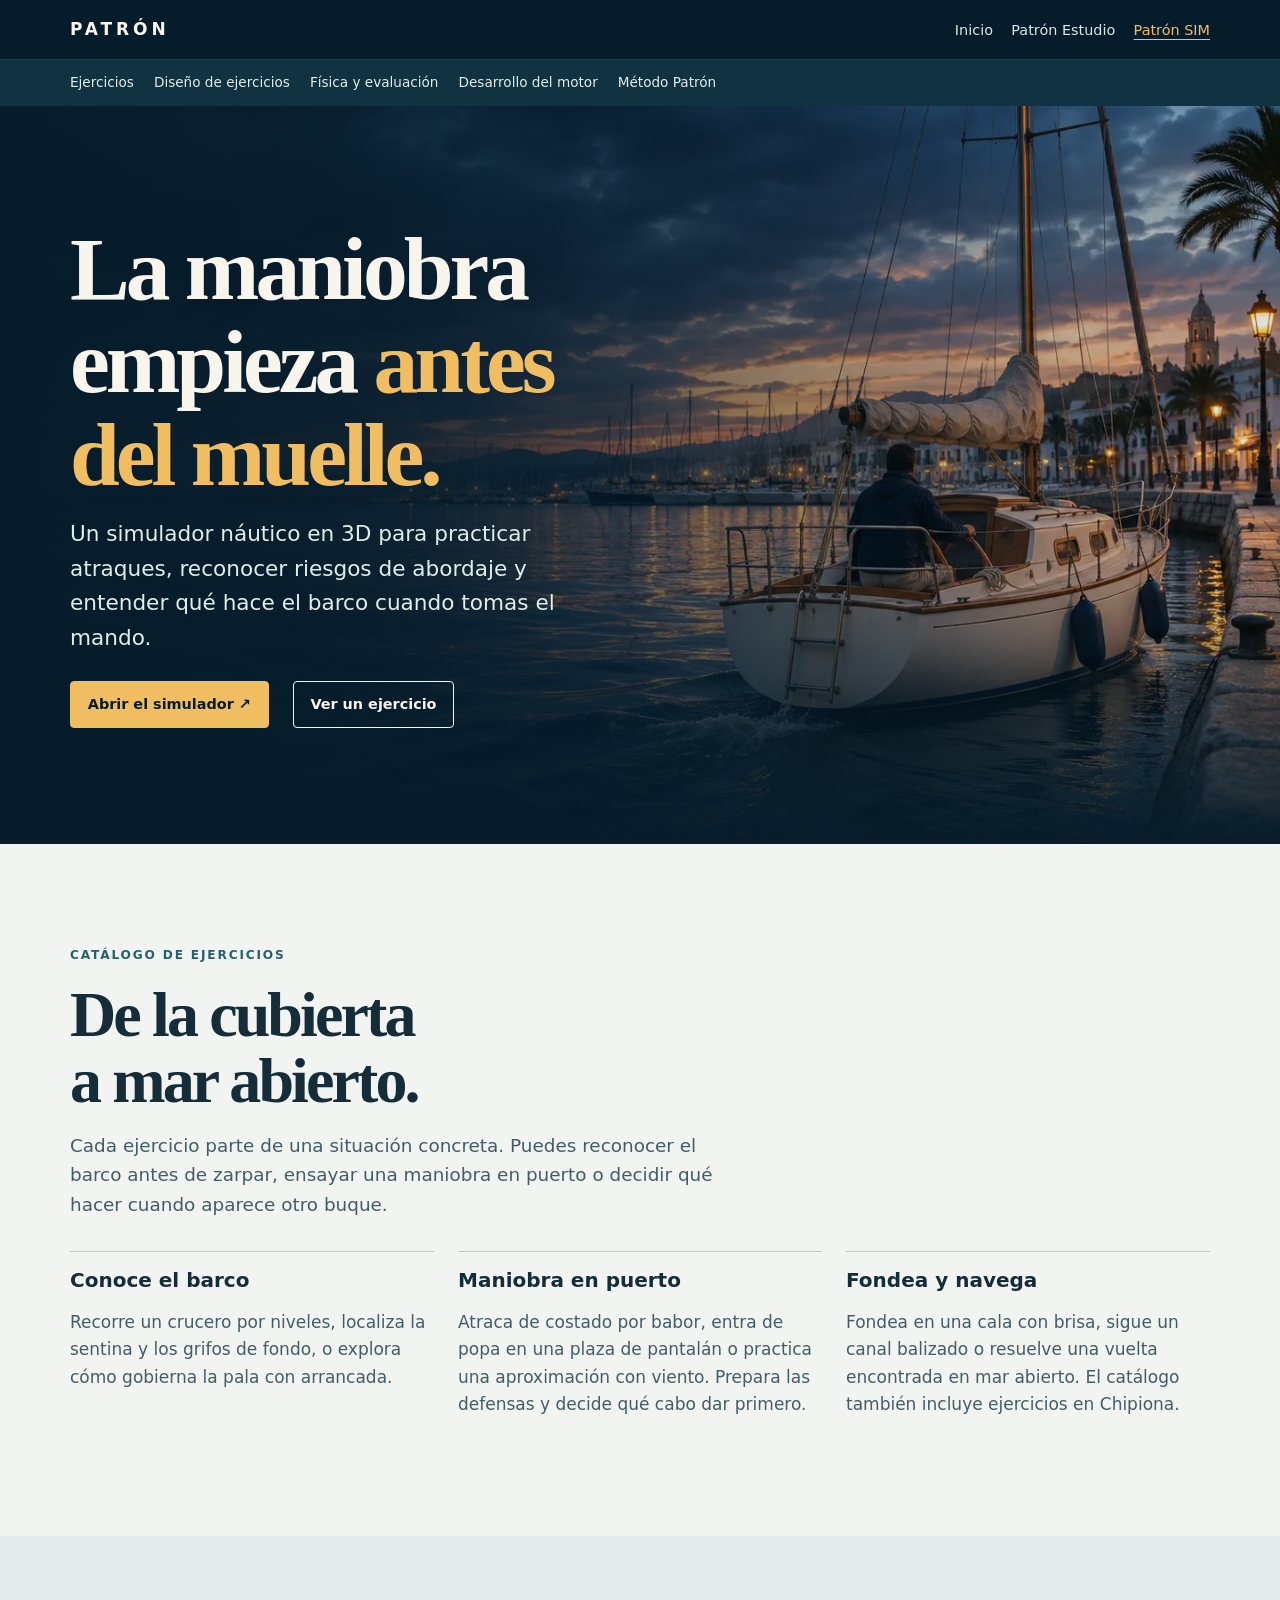
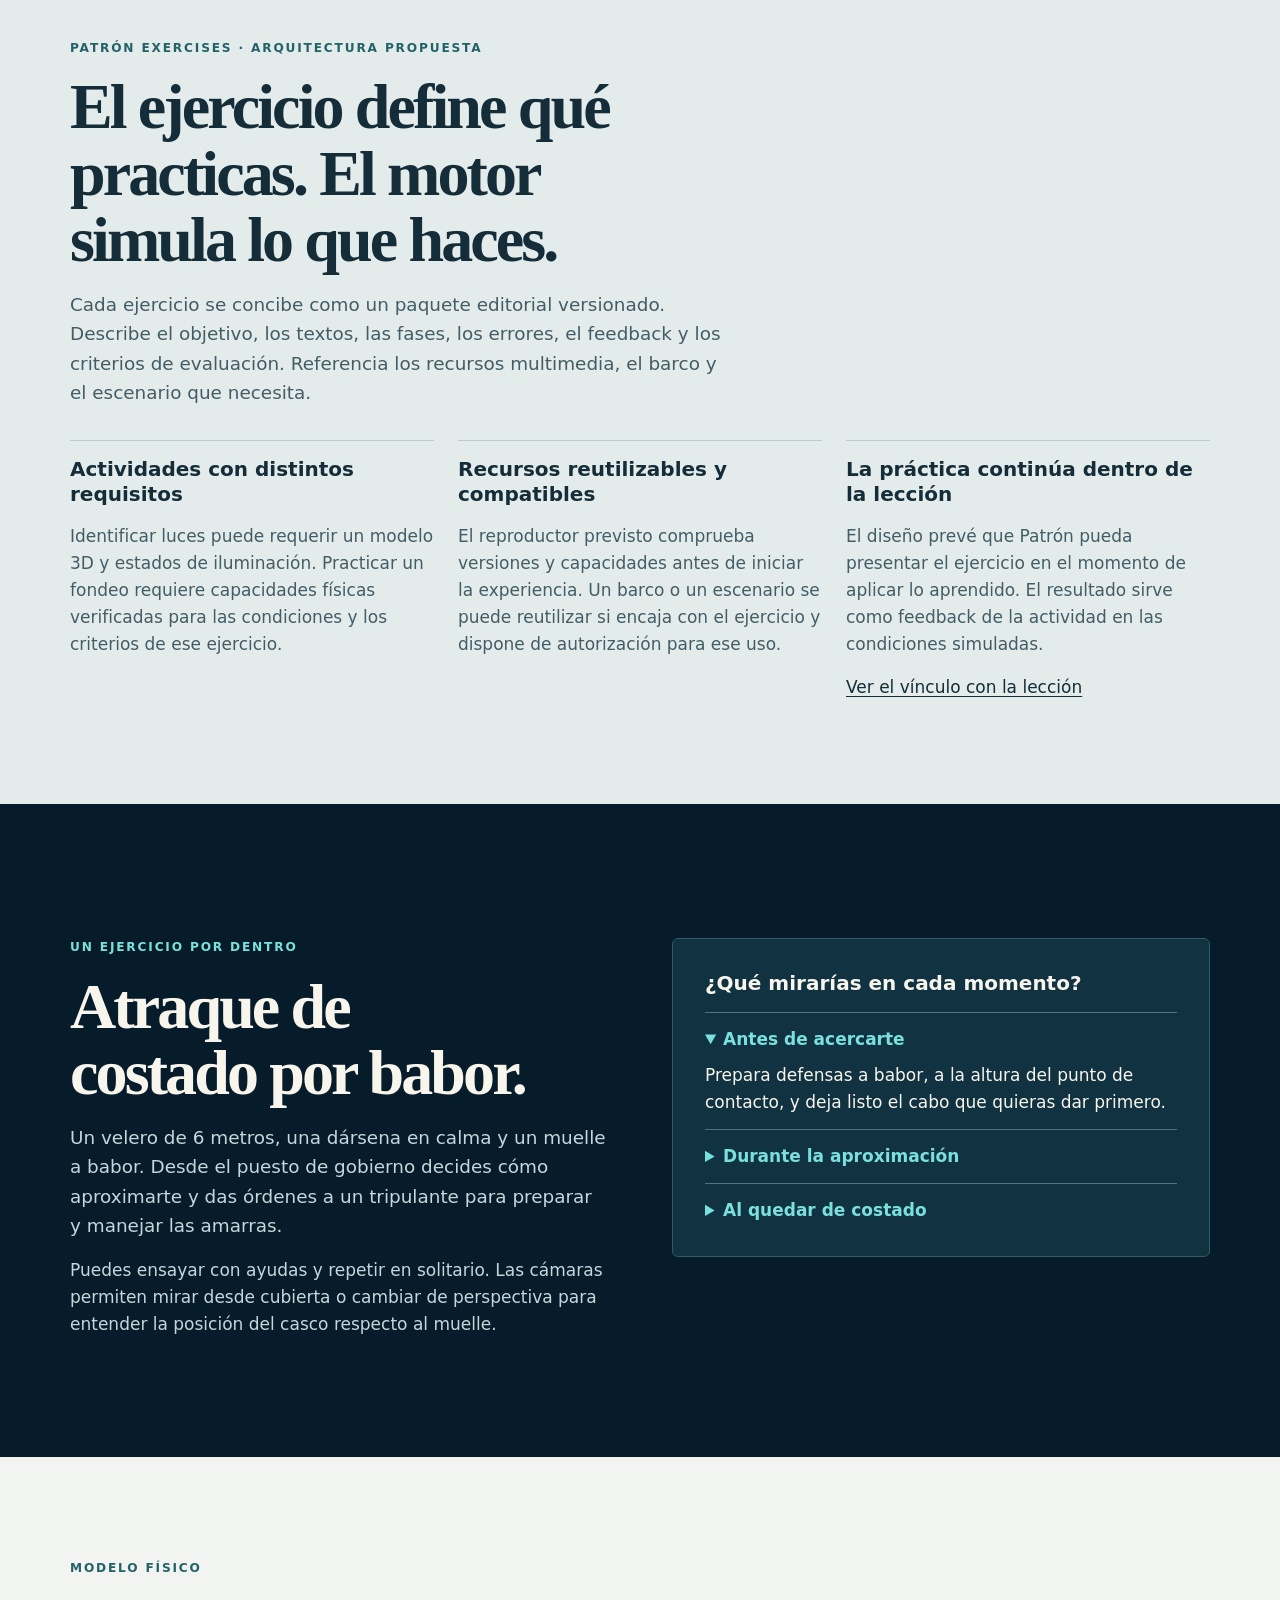
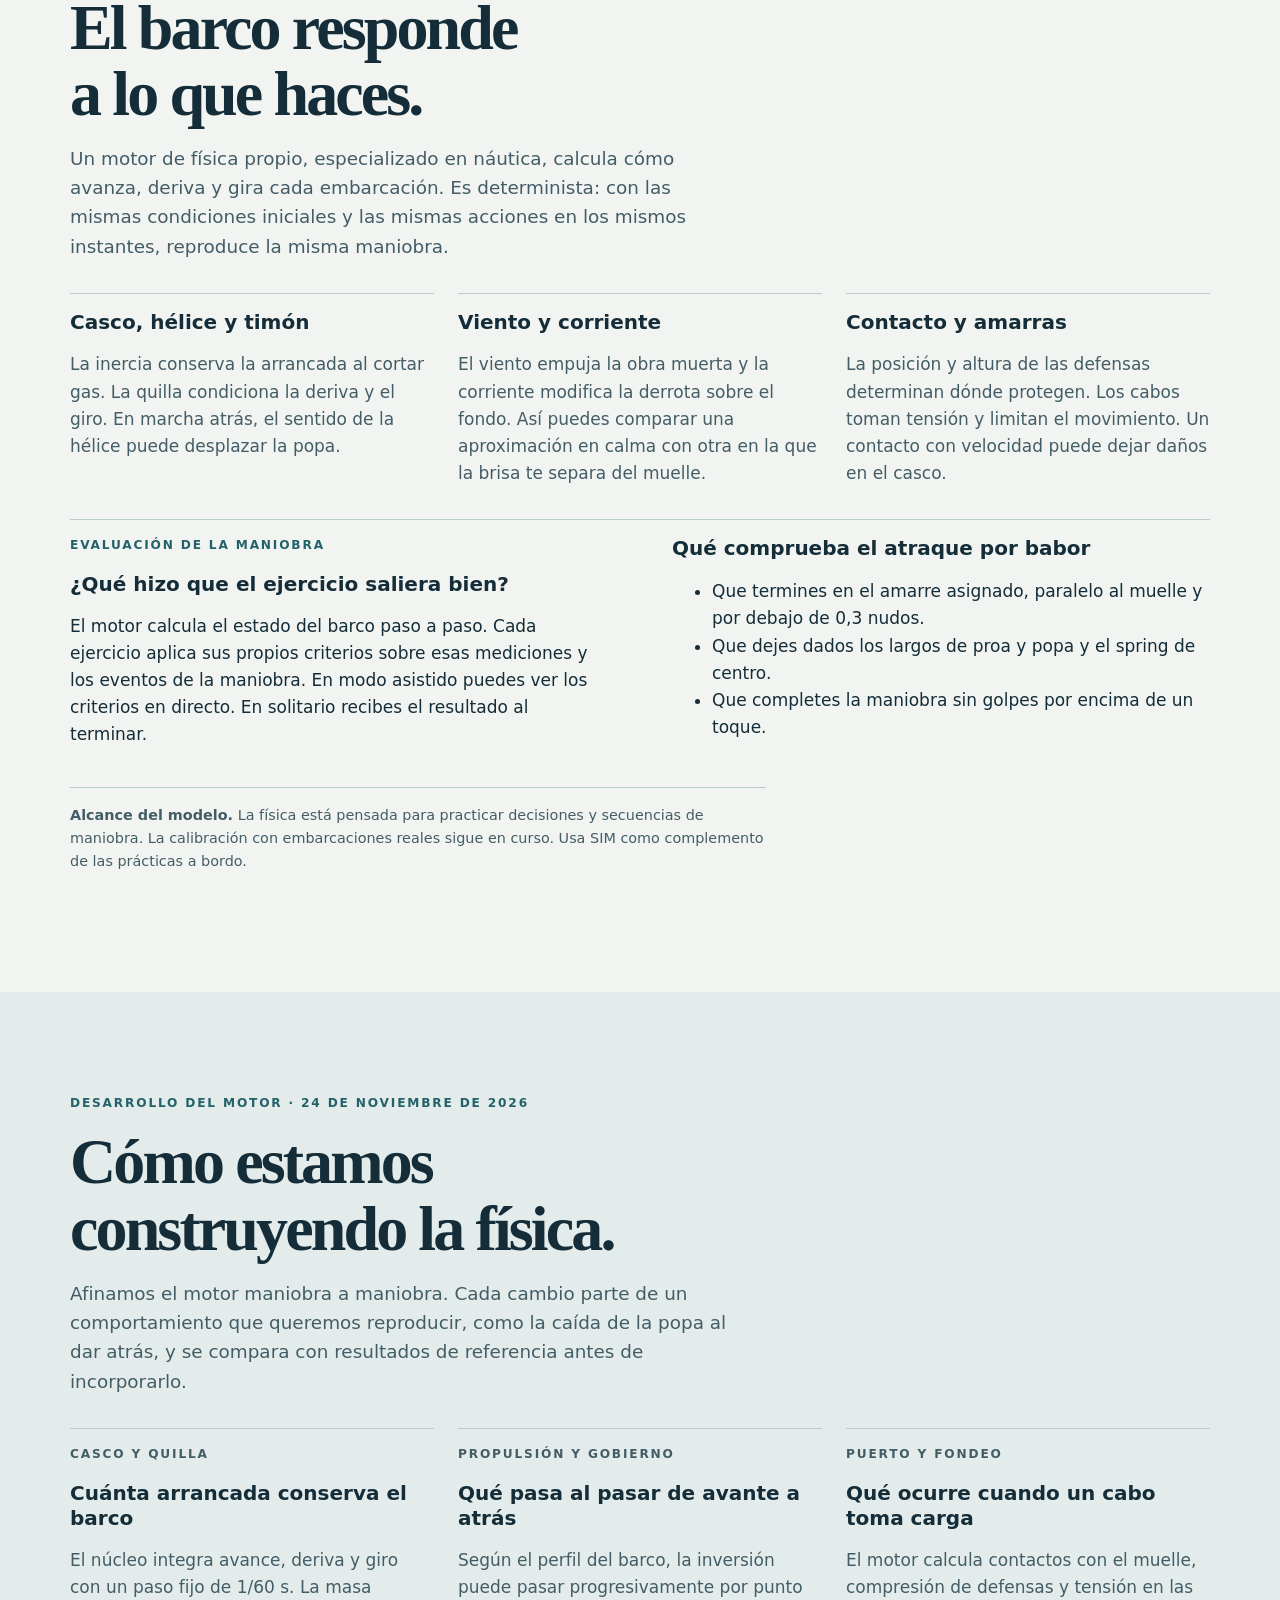
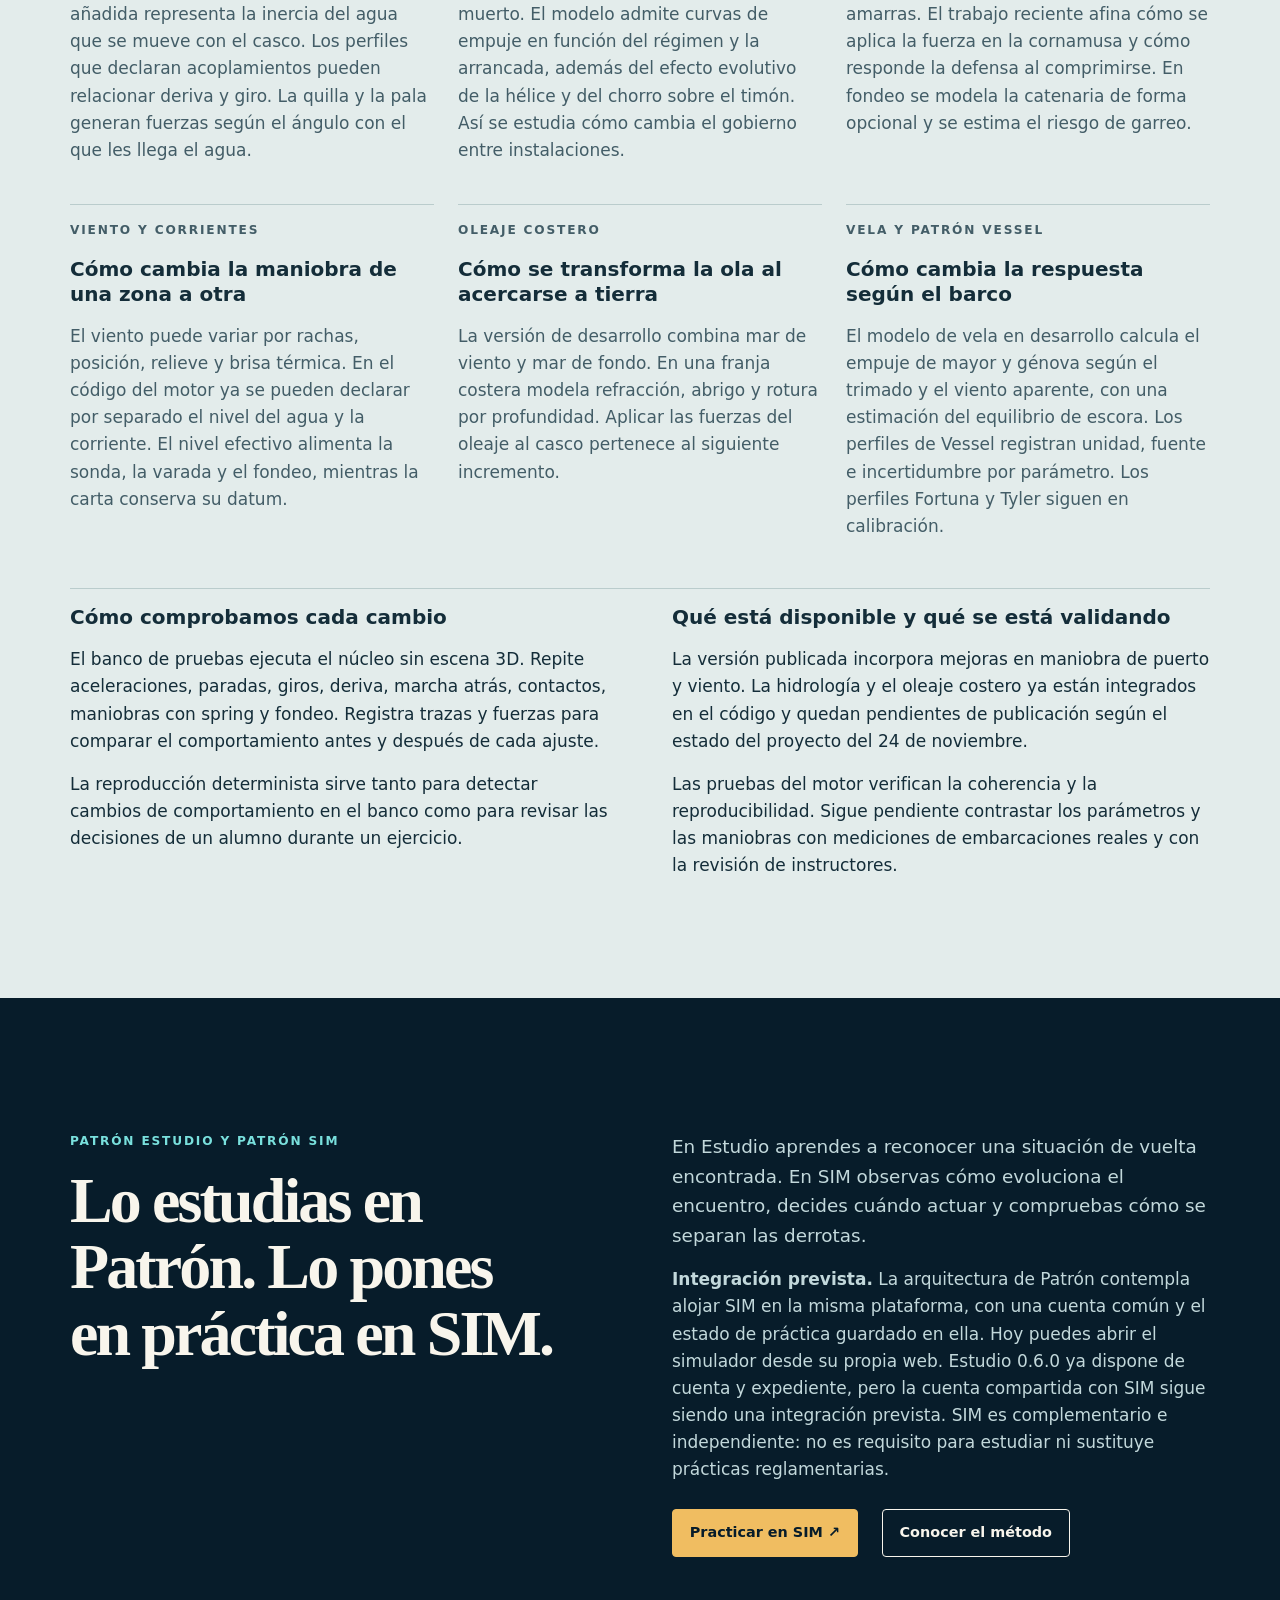
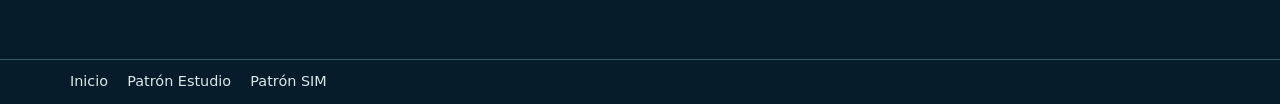
<file: sim.html>
<!doctype html>
<html lang="es">
<head>
  <meta charset="utf-8">
  <meta name="viewport" content="width=device-width, initial-scale=1">
  <meta name="theme-color" content="#071c2a">
  <meta name="description" content="Practica atraques, fondeo, navegación y RIPA con Patrón SIM. Conoce sus ejercicios, su modelo físico y su relación con Patrón Estudio.">
  <title>Patrón SIM · Antes de salir a navegar</title>
  <style>
    :root { color-scheme: light; --navy:#071c2a; --ink:#142d39; --paper:#f2f4f1; --cyan:#79e0dd; --gold:#f0bd61; --muted:#435d67; --line:#bacccc }
    * { box-sizing:border-box }
    body { margin:0; background:var(--paper); color:var(--ink); font:17px/1.6 system-ui,sans-serif }
    a { color:inherit; text-underline-offset:.2em }
    a:focus-visible, summary:focus-visible { outline:3px solid #27878b; outline-offset:4px }
    h1,h2,h3,p { margin:0 0 1rem }
    h1,h2 { font-family:Georgia,serif; font-weight:700; line-height:1.04; letter-spacing:-.045em; text-wrap:balance }
    h1 { font-size:clamp(3rem,7vw,7.3rem); max-width:13ch }
    h2 { font-size:clamp(2.45rem,5vw,4.5rem); max-width:21ch }
    h3 { font-size:1.25rem; line-height:1.25 }
    .wrap { width:min(1140px, calc(100% - 40px)); margin-inline:auto }
    .dark, header, footer { background:var(--navy); color:#f8f5ec }
    nav, .actions, .footer-row { display:flex; align-items:center; flex-wrap:wrap; gap:.75rem 1.5rem }
    nav, .footer-row { justify-content:space-between; padding-block:1rem }
    .brand { font-weight:900; letter-spacing:.2em; text-decoration:none; white-space:nowrap }
    .brand span, .hero strong { color:var(--gold) }
    .navlinks { display:flex; flex-wrap:wrap; gap:.45rem 1.15rem; font-size:.88rem }
    .navlinks a { text-decoration:none; color:#c2d8db }
    .navlinks a:hover { text-decoration:underline }
    .hero { position:relative; display:grid; min-height:clamp(550px, 82svh, 870px); align-items:center; isolation:isolate; background:#0b2939 }
    .hero img, .hero::after { position:absolute; inset:0; width:100%; height:100%; z-index:-1 }
    .hero img { object-fit:cover; object-position:65% center }
    .hero::after { content:""; background:linear-gradient(90deg,#071c2a 0%,#071c2ae0 25%,#071c2a51 69%,#071c2a1c),linear-gradient(0deg,#071c2a 0%,transparent 35%) }
    .hero-copy { padding-block:5rem }
    .hero strong { font-weight:inherit }
    .hero p { max-width:39ch; color:#e0eeeb; font-size:clamp(1.12rem,2vw,1.35rem) }
    .actions { margin-top:1.6rem }
    .button { display:inline-block; border:1px solid currentColor; padding:.7rem 1.05rem; border-radius:4px; font-size:.9rem; font-weight:750; text-decoration:none }
    .button:hover { text-decoration:underline }
    .primary { background:var(--gold); color:var(--navy); border-color:var(--gold) }
    section { padding-block:clamp(3.6rem,8vw,7rem) }
    .eyebrow { color:#24626a; text-transform:uppercase; font-size:.76rem; font-weight:800; letter-spacing:.15em }
    .dark .eyebrow { color:var(--cyan) }
    .lead { max-width:57ch; color:var(--muted); font-size:1.15rem }
    .dark .lead, .dark .muted { color:#c2d8db }
    .grid, .split { display:grid; gap:1.5rem; margin-top:2rem }
    .grid { grid-template-columns:repeat(3,minmax(0,1fr)) }
    .split { grid-template-columns:1fr 1fr; gap:clamp(1.75rem,5vw,5rem); align-items:start }
    .card { border-top:1px solid var(--line); padding-top:1rem }
    .card p, .muted { color:var(--muted) }
    .scenario { background:#103241; border:1px solid #315967; border-radius:6px; padding:clamp(1.15rem,3vw,2rem) }
    details { padding:.8rem 0; border-top:1px solid #55737c }
    details:last-child { padding-bottom:0 }
    details p { margin:.55rem 0 0 }
    summary { cursor:pointer; font-weight:750; color:var(--cyan) }
    .workshop { background:#e3eceb }
    .workshop .physics { margin-top:2rem }
    .physics { border-top:1px solid var(--line); padding-top:1rem; margin-top:1rem }
    .note { font-size:.9rem; color:var(--muted); max-width:76ch; margin-top:1.4rem }
    footer { border-top:1px solid #315967; font-size:.9rem }
    @media(max-width:760px) {
      .hero { align-items:end; min-height:0 }
      .hero img { height:clamp(240px,65vw,440px); object-position:69% 49% }
      .hero::after { height:clamp(245px,66vw,445px); background:linear-gradient(0deg,#0b2939 1%,transparent 42%) }
      .hero-copy { padding-block:clamp(190px,51vw,350px) 2.75rem }
      .split,.grid { grid-template-columns:1fr }
    }
  </style>
<link rel="stylesheet" href="./assets/site-nav.css">
</head>
<body>
  <header class="site-header">
  <nav class="site-nav" aria-label="Navegación de Patrón">
    <a class="site-brand" href="./" aria-label="Patrón, inicio">PATRÓN</a>
    <ul class="site-links">
      <li><a href="./">Inicio</a></li>
      <li><a href="./metodo.html">Patrón Estudio</a></li>
      <li><a href="./sim.html" aria-current="page">Patrón SIM</a></li>
    </ul>
  </nav>
</header><div class="site-section-nav"><nav class="site-section-inner" aria-label="Secciones de SIM">
        <a href="#ejercicios">Ejercicios</a>
        <a href="#ejercicio-editorial">Diseño de ejercicios</a>
        <a href="#fisica">Física y evaluación</a>
        <a href="#desarrollo-fisica">Desarrollo del motor</a>
        <a href="#metodo">Método Patrón</a>
      </nav></div>
  <main>
    <div class="hero dark">
      <img src="./assets/sim-hero.webp" width="1440" height="960" alt="" fetchpriority="high">
      <div class="wrap hero-copy">
        <h1>La maniobra empieza <strong>antes del muelle.</strong></h1>
        <p>Un simulador náutico en 3D para practicar atraques, reconocer riesgos de abordaje y entender qué hace el barco cuando tomas el mando.</p>
        <div class="actions">
          <a class="button primary" href="https://patron-sim-app.web.app/">Abrir el simulador ↗</a>
          <a class="button" href="#maniobra">Ver un ejercicio</a>
        </div>
      </div>
    </div>

    <section id="ejercicios">
      <div class="wrap">
        <p class="eyebrow">Catálogo de ejercicios</p>
        <h2>De la cubierta a mar abierto.</h2>
        <p class="lead">Cada ejercicio parte de una situación concreta. Puedes reconocer el barco antes de zarpar, ensayar una maniobra en puerto o decidir qué hacer cuando aparece otro buque.</p>
        <div class="grid">
          <article class="card"><h3>Conoce el barco</h3><p>Recorre un crucero por niveles, localiza la sentina y los grifos de fondo, o explora cómo gobierna la pala con arrancada.</p></article>
          <article class="card"><h3>Maniobra en puerto</h3><p>Atraca de costado por babor, entra de popa en una plaza de pantalán o practica una aproximación con viento. Prepara las defensas y decide qué cabo dar primero.</p></article>
          <article class="card"><h3>Fondea y navega</h3><p>Fondea en una cala con brisa, sigue un canal balizado o resuelve una vuelta encontrada en mar abierto. El catálogo también incluye ejercicios en Chipiona.</p></article>
        </div>
      </div>
    </section>

    <section class="workshop" id="ejercicio-editorial">
      <div class="wrap">
        <p class="eyebrow">Patrón Exercises · Arquitectura propuesta</p>
        <h2>El ejercicio define qué practicas. El motor simula lo que haces.</h2>
        <p class="lead">Cada ejercicio se concibe como un paquete editorial versionado. Describe el objetivo, los textos, las fases, los errores, el feedback y los criterios de evaluación. Referencia los recursos multimedia, el barco y el escenario que necesita.</p>
        <div class="grid">
          <article class="card"><h3>Actividades con distintos requisitos</h3><p>Identificar luces puede requerir un modelo 3D y estados de iluminación. Practicar un fondeo requiere capacidades físicas verificadas para las condiciones y los criterios de ese ejercicio.</p></article>
          <article class="card"><h3>Recursos reutilizables y compatibles</h3><p>El reproductor previsto comprueba versiones y capacidades antes de iniciar la experiencia. Un barco o un escenario se puede reutilizar si encaja con el ejercicio y dispone de autorización para ese uso.</p></article>
          <article class="card"><h3>La práctica continúa dentro de la lección</h3><p>El diseño prevé que Patrón pueda presentar el ejercicio en el momento de aplicar lo aprendido. El resultado sirve como feedback de la actividad en las condiciones simuladas.</p><a href="./metodo.html#ejercicio-leccion">Ver el vínculo con la lección</a></article>
        </div>
      </div>
    </section>

    <section class="dark" id="maniobra">
      <div class="wrap split">
        <div>
          <p class="eyebrow">Un ejercicio por dentro</p>
          <h2>Atraque de costado por babor.</h2>
          <p class="lead">Un velero de 6 metros, una dársena en calma y un muelle a babor. Desde el puesto de gobierno decides cómo aproximarte y das órdenes a un tripulante para preparar y manejar las amarras.</p>
          <p class="muted">Puedes ensayar con ayudas y repetir en solitario. Las cámaras permiten mirar desde cubierta o cambiar de perspectiva para entender la posición del casco respecto al muelle.</p>
        </div>
        <div class="scenario">
          <h3>¿Qué mirarías en cada momento?</h3>
          <details open><summary>Antes de acercarte</summary><p>Prepara defensas a babor, a la altura del punto de contacto, y deja listo el cabo que quieras dar primero.</p></details>
          <details><summary>Durante la aproximación</summary><p>Vigila la arrancada al reducir gas. El barco conserva movimiento y la respuesta de la pala cambia con el agua que le llega.</p></details>
          <details><summary>Al quedar de costado</summary><p>Observa cuánto tarda la tripulación en dar el cabo y cómo cambia el movimiento del barco al tomar tensión la amarra.</p></details>
        </div>
      </div>
    </section>

    <section id="fisica">
      <div class="wrap">
        <p class="eyebrow">Modelo físico</p>
        <h2>El barco responde a lo que haces.</h2>
        <p class="lead">Un motor de física propio, especializado en náutica, calcula cómo avanza, deriva y gira cada embarcación. Es determinista: con las mismas condiciones iniciales y las mismas acciones en los mismos instantes, reproduce la misma maniobra.</p>
        <div class="grid">
          <article class="card"><h3>Casco, hélice y timón</h3><p>La inercia conserva la arrancada al cortar gas. La quilla condiciona la deriva y el giro. En marcha atrás, el sentido de la hélice puede desplazar la popa.</p></article>
          <article class="card"><h3>Viento y corriente</h3><p>El viento empuja la obra muerta y la corriente modifica la derrota sobre el fondo. Así puedes comparar una aproximación en calma con otra en la que la brisa te separa del muelle.</p></article>
          <article class="card"><h3>Contacto y amarras</h3><p>La posición y altura de las defensas determinan dónde protegen. Los cabos toman tensión y limitan el movimiento. Un contacto con velocidad puede dejar daños en el casco.</p></article>
        </div>
        <div class="split physics">
          <div>
            <p class="eyebrow">Evaluación de la maniobra</p>
            <h3>¿Qué hizo que el ejercicio saliera bien?</h3>
            <p>El motor calcula el estado del barco paso a paso. Cada ejercicio aplica sus propios criterios sobre esas mediciones y los eventos de la maniobra. En modo asistido puedes ver los criterios en directo. En solitario recibes el resultado al terminar.</p>
          </div>
          <div>
            <h3>Qué comprueba el atraque por babor</h3>
            <ul>
              <li>Que termines en el amarre asignado, paralelo al muelle y por debajo de 0,3 nudos.</li>
              <li>Que dejes dados los largos de proa y popa y el spring de centro.</li>
              <li>Que completes la maniobra sin golpes por encima de un toque.</li>
            </ul>
          </div>
        </div>
        <p class="note physics"><strong>Alcance del modelo.</strong> La física está pensada para practicar decisiones y secuencias de maniobra. La calibración con embarcaciones reales sigue en curso. Usa SIM como complemento de las prácticas a bordo.</p>
      </div>
    </section>

    <section class="workshop" id="desarrollo-fisica" aria-labelledby="desarrollo-titulo">
      <div class="wrap">
        <p class="eyebrow">Desarrollo del motor · 24 de noviembre de 2026</p>
        <h2 id="desarrollo-titulo">Cómo estamos construyendo la física.</h2>
        <p class="lead">Afinamos el motor maniobra a maniobra. Cada cambio parte de un comportamiento que queremos reproducir, como la caída de la popa al dar atrás, y se compara con resultados de referencia antes de incorporarlo.</p>
        <div class="grid">
          <article class="card">
            <p class="eyebrow">Casco y quilla</p>
            <h3>Cuánta arrancada conserva el barco</h3>
            <p>El núcleo integra avance, deriva y giro con un paso fijo de 1/60 s. La masa añadida representa la inercia del agua que se mueve con el casco. Los perfiles que declaran acoplamientos pueden relacionar deriva y giro. La quilla y la pala generan fuerzas según el ángulo con el que les llega el agua.</p>
          </article>
          <article class="card">
            <p class="eyebrow">Propulsión y gobierno</p>
            <h3>Qué pasa al pasar de avante a atrás</h3>
            <p>Según el perfil del barco, la inversión puede pasar progresivamente por punto muerto. El modelo admite curvas de empuje en función del régimen y la arrancada, además del efecto evolutivo de la hélice y del chorro sobre el timón. Así se estudia cómo cambia el gobierno entre instalaciones.</p>
          </article>
          <article class="card">
            <p class="eyebrow">Puerto y fondeo</p>
            <h3>Qué ocurre cuando un cabo toma carga</h3>
            <p>El motor calcula contactos con el muelle, compresión de defensas y tensión en las amarras. El trabajo reciente afina cómo se aplica la fuerza en la cornamusa y cómo responde la defensa al comprimirse. En fondeo se modela la catenaria de forma opcional y se estima el riesgo de garreo.</p>
          </article>
          <article class="card">
            <p class="eyebrow">Viento y corrientes</p>
            <h3>Cómo cambia la maniobra de una zona a otra</h3>
            <p>El viento puede variar por rachas, posición, relieve y brisa térmica. En el código del motor ya se pueden declarar por separado el nivel del agua y la corriente. El nivel efectivo alimenta la sonda, la varada y el fondeo, mientras la carta conserva su datum.</p>
          </article>
          <article class="card">
            <p class="eyebrow">Oleaje costero</p>
            <h3>Cómo se transforma la ola al acercarse a tierra</h3>
            <p>La versión de desarrollo combina mar de viento y mar de fondo. En una franja costera modela refracción, abrigo y rotura por profundidad. Aplicar las fuerzas del oleaje al casco pertenece al siguiente incremento.</p>
          </article>
          <article class="card">
            <p class="eyebrow">Vela y Patrón Vessel</p>
            <h3>Cómo cambia la respuesta según el barco</h3>
            <p>El modelo de vela en desarrollo calcula el empuje de mayor y génova según el trimado y el viento aparente, con una estimación del equilibrio de escora. Los perfiles de Vessel registran unidad, fuente e incertidumbre por parámetro. Los perfiles Fortuna y Tyler siguen en calibración.</p>
          </article>
        </div>
        <div class="split physics">
          <div>
            <h3>Cómo comprobamos cada cambio</h3>
            <p>El banco de pruebas ejecuta el núcleo sin escena 3D. Repite aceleraciones, paradas, giros, deriva, marcha atrás, contactos, maniobras con spring y fondeo. Registra trazas y fuerzas para comparar el comportamiento antes y después de cada ajuste.</p>
            <p>La reproducción determinista sirve tanto para detectar cambios de comportamiento en el banco como para revisar las decisiones de un alumno durante un ejercicio.</p>
          </div>
          <div>
            <h3>Qué está disponible y qué se está validando</h3>
            <p>La versión publicada incorpora mejoras en maniobra de puerto y viento. La hidrología y el oleaje costero ya están integrados en el código y quedan pendientes de publicación según el estado del proyecto del 24 de noviembre.</p>
            <p>Las pruebas del motor verifican la coherencia y la reproducibilidad. Sigue pendiente contrastar los parámetros y las maniobras con mediciones de embarcaciones reales y con la revisión de instructores.</p>
          </div>
        </div>
      </div>
    </section>

    <section id="metodo" class="dark">
      <div class="wrap split">
        <div>
          <p class="eyebrow">Patrón Estudio y Patrón SIM</p>
          <h2>Lo estudias en Patrón. Lo pones en práctica en SIM.</h2>
        </div>
        <div>
          <p class="lead">En Estudio aprendes a reconocer una situación de vuelta encontrada. En SIM observas cómo evoluciona el encuentro, decides cuándo actuar y compruebas cómo se separan las derrotas.</p>
          <p class="muted"><strong>Integración prevista.</strong> La arquitectura de Patrón contempla alojar SIM en la misma plataforma, con una cuenta común y el estado de práctica guardado en ella. Hoy puedes abrir el simulador desde su propia web. Estudio 0.6.0 ya dispone de cuenta y expediente, pero la cuenta compartida con SIM sigue siendo una integración prevista. SIM es complementario e independiente: no es requisito para estudiar ni sustituye prácticas reglamentarias.</p>
          <div class="actions">
            <a class="button primary" href="https://patron-sim-app.web.app/">Practicar en SIM ↗</a>
            <a class="button" href="./metodo.html">Conocer el método</a>
          </div>
        </div>
      </div>
    </section>
  </main>
  <footer><div class="wrap"><nav class="site-footer-links" aria-label="Seguir explorando Patrón"><a href="./">Inicio</a><a href="./metodo.html">Patrón Estudio</a><a href="./sim.html">Patrón SIM</a></nav></div></footer>
</body>
</html>
</file>
<file: assets/site-nav.css>
.site-header { position:relative; background:#071c2a; color:#f8f5ec; border-bottom:1px solid #ffffff22; }
.site-header .site-nav { display:flex; align-items:center; justify-content:space-between; flex-wrap:wrap; gap:.65rem 1.25rem; width:min(1140px,calc(100% - 40px)); margin:auto; padding:1rem 0; }
.site-brand { color:inherit; font-weight:900; letter-spacing:.23em; text-decoration:none; }
.site-links { display:flex; align-items:center; flex-wrap:wrap; gap:.35rem 1.15rem; list-style:none; padding:0; margin:0; }
.site-links a, .site-footer-links a { color:#d8e8e9; font-size:.9rem; text-decoration:none; text-underline-offset:.3em; }
.site-links a[aria-current="page"] { color:#f0bd61; text-decoration:underline; }
.site-links a:hover, .site-brand:hover, .site-footer-links a:hover { text-decoration:underline; }
.site-header a:focus-visible, .site-footer-links a:focus-visible, .site-section-nav a:focus-visible { outline:2px solid #79e0dd; outline-offset:4px; }
.site-footer-links { display:flex; justify-content:flex-start; flex-wrap:wrap; gap:.65rem 1.2rem; padding:.65rem 0; }
.site-section-nav { background:#103241; color:#e0eeeb; }
.site-section-nav .site-section-inner { display:flex; flex-wrap:wrap; justify-content:flex-start; gap:.55rem 1.25rem; width:min(1140px,calc(100% - 40px)); margin:auto; padding:.75rem 0; font-size:.85rem; }
.site-section-inner a { color:inherit; text-decoration:none; }
.site-section-inner a:hover { text-decoration:underline; }
</file>
